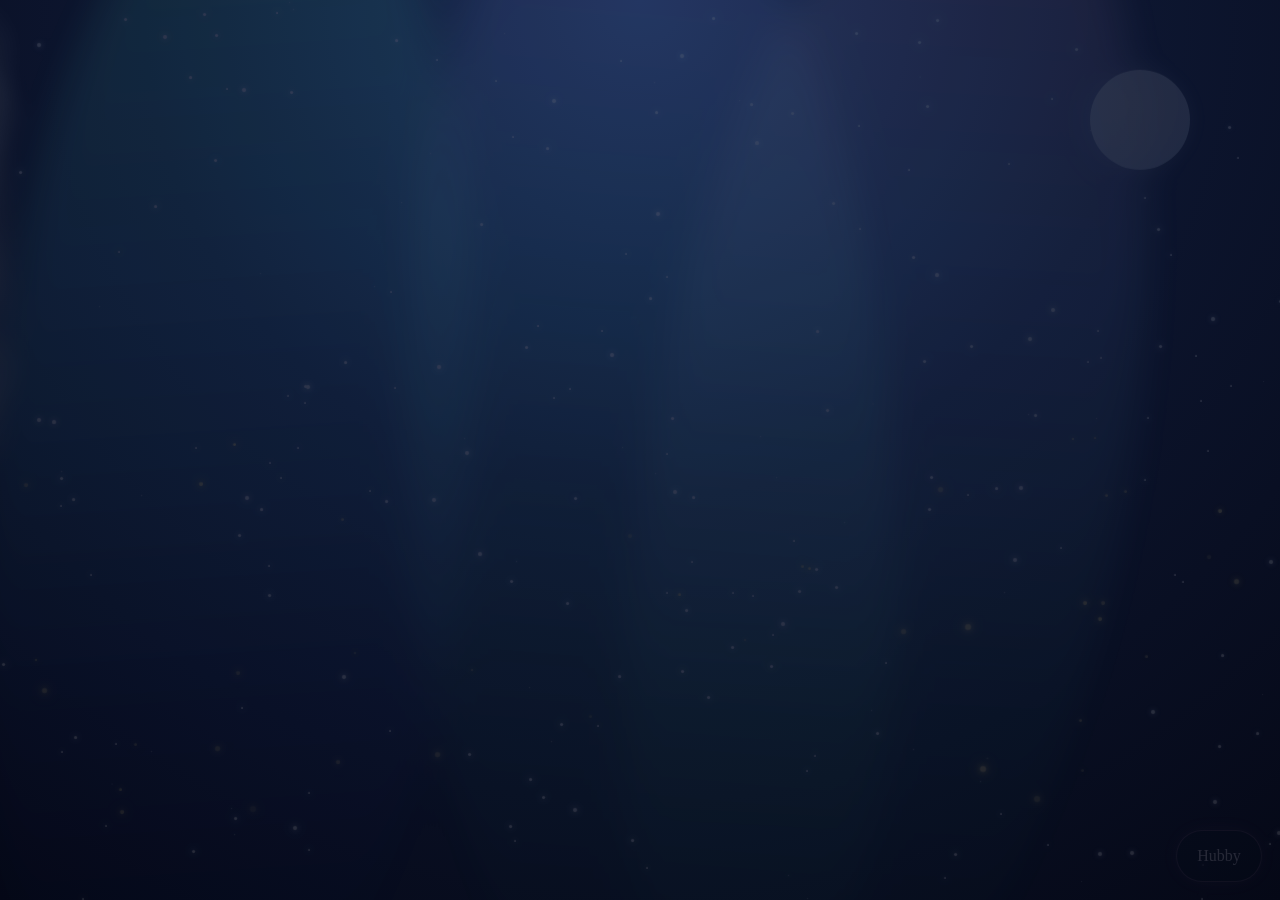
<file: index.html>
<!DOCTYPE html>
<html lang="en">

<head>

    <meta charset="UTF-8">

    <meta http-equiv="refresh" content="0; url=pages/loading.html">

    <title>Bittu's World</title>

</head>

<body>

</body>

</html>
</file>
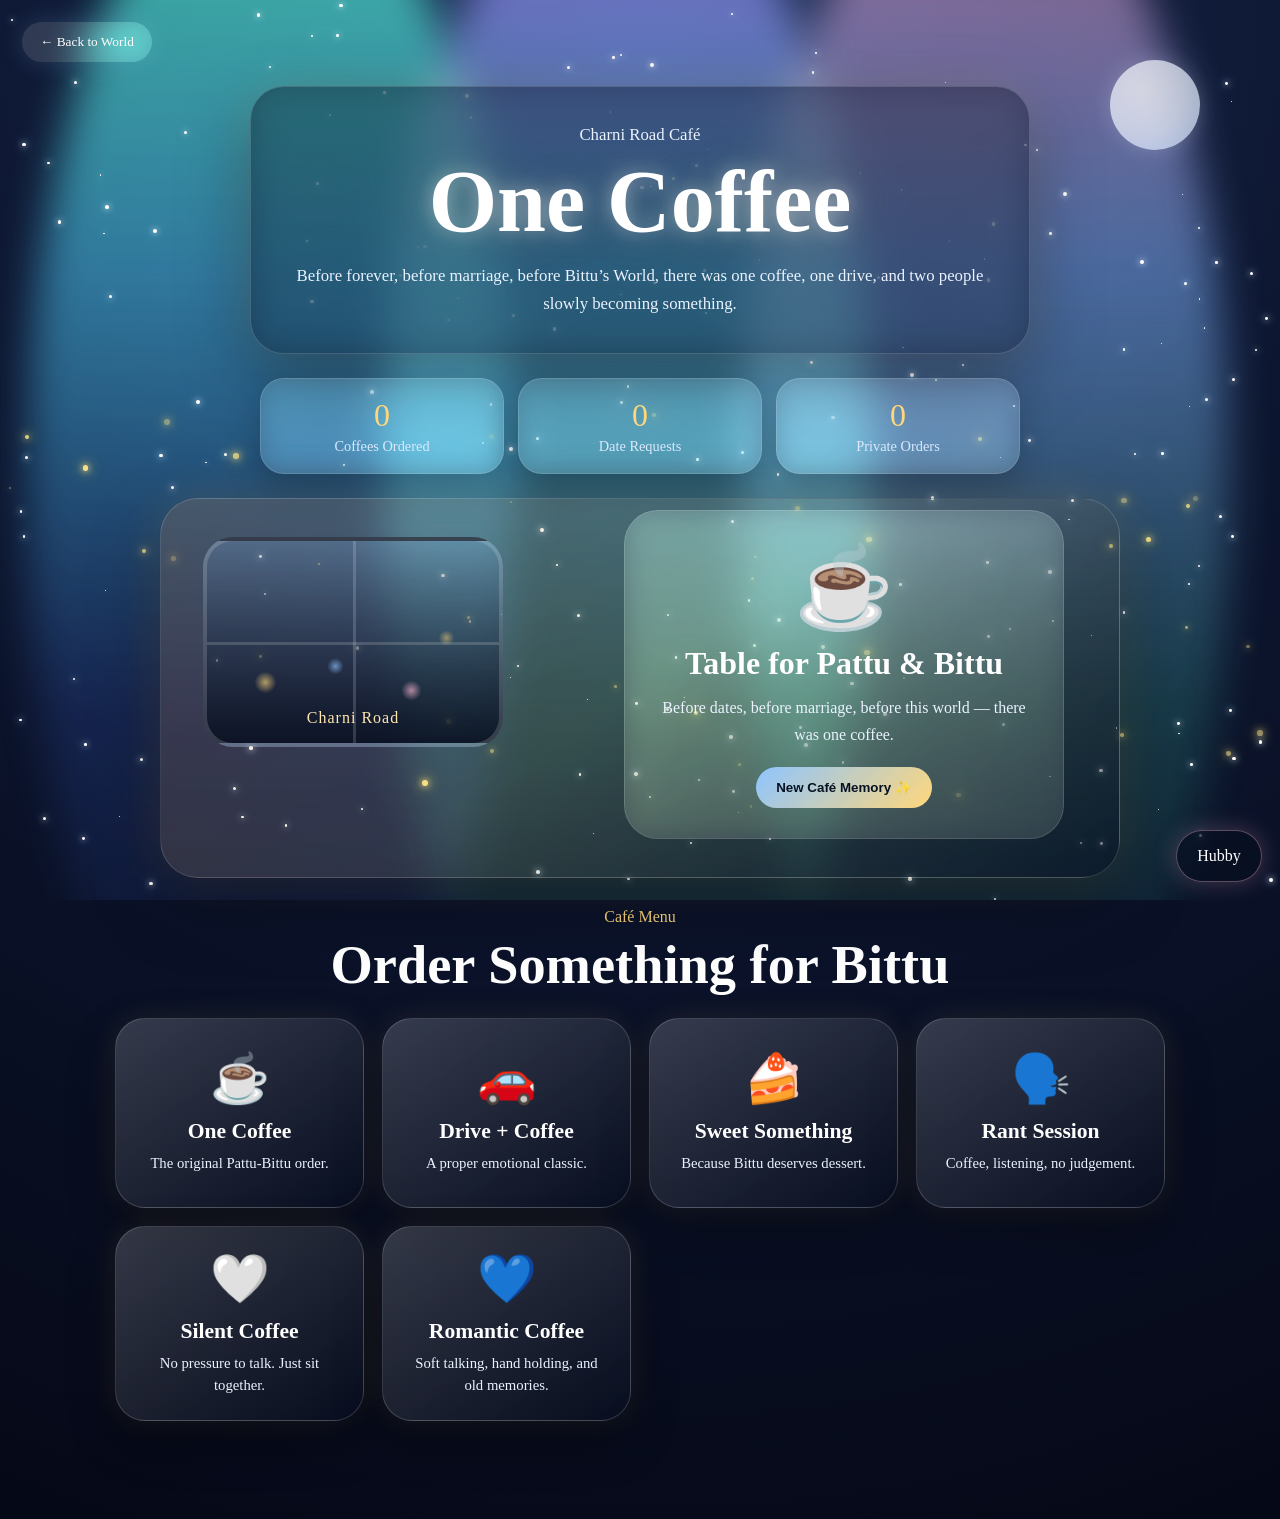
<file: pages/cafe.html>
<!DOCTYPE html>
<html lang="en">

<head>

    <meta charset="UTF-8">

    <meta name="viewport" content="width=device-width, initial-scale=1.0">

    <title>Charni Road Café - Bittu's World</title>

    <link rel="stylesheet" href="../css/cafe.css">

</head>

<body>

    <!-- Sky Background -->

    <div id="sky">

        <div id="aurora">

            <div class="aurora ribbon1"></div>
            <div class="aurora ribbon2"></div>
            <div class="aurora ribbon3"></div>

        </div>

        <div id="stars"></div>

        <div class="moon"></div>

        <div id="clouds"></div>

        <div id="fireflies"></div>

    </div>

    <!-- Café -->

    <main id="cafeWorld">

        <button id="backHome">
            ← Back to World
        </button>

        <section class="cafe-hero">

            <p class="small-text">Charni Road Café</p>

            <h1>One Coffee</h1>

            <p>
                Before forever, before marriage, before Bittu’s World,
                there was one coffee, one drive, and two people slowly becoming something.
            </p>

        </section>

        <section id="cafeAdminPanel">

            <p>Hubby Admin Mode Active 😏</p>

            <div class="admin-actions">

                <button id="resetCafeStats">
                    Reset Café Stats
                </button>

                <button id="unlockPrivateCafe">
                    Unlock Private Café
                </button>

            </div>

        </section>

        <section class="cafe-stats">

            <div>
                <span id="coffeeCount">0</span>
                <p>Coffees Ordered</p>
            </div>

            <div>
                <span id="dateRequests">0</span>
                <p>Date Requests</p>
            </div>

            <div>
                <span id="privateOrders">0</span>
                <p>Private Orders</p>
            </div>

        </section>

        <section class="cafe-scene">

            <div class="cafe-window">

                <div class="city-lights"></div>

                <p>Charni Road</p>

            </div>

            <div class="coffee-table">

                <div class="coffee-cup">☕</div>

                <h2>Table for Pattu & Bittu</h2>

                <p id="randomCafeLine">
                    Loading café memory...
                </p>

                <button id="newCafeLine">
                    New Café Memory ✨
                </button>

            </div>

        </section>

        <section class="menu-title">

            <p class="small-text">Café Menu</p>

            <h2>Order Something for Bittu</h2>

        </section>

        <section class="cafe-menu">

            <button class="menu-card" data-order="coffee">
                <span>☕</span>
                <h2>One Coffee</h2>
                <p>The original Pattu-Bittu order.</p>
            </button>

            <button class="menu-card" data-order="drive">
                <span>🚗</span>
                <h2>Drive + Coffee</h2>
                <p>A proper emotional classic.</p>
            </button>

            <button class="menu-card" data-order="dessert">
                <span>🍰</span>
                <h2>Sweet Something</h2>
                <p>Because Bittu deserves dessert.</p>
            </button>

            <button class="menu-card" data-order="rant">
                <span>🗣️</span>
                <h2>Rant Session</h2>
                <p>Coffee, listening, no judgement.</p>
            </button>

            <button class="menu-card" data-order="silent">
                <span>🤍</span>
                <h2>Silent Coffee</h2>
                <p>No pressure to talk. Just sit together.</p>
            </button>

            <button class="menu-card" data-order="romantic">
                <span>💙</span>
                <h2>Romantic Coffee</h2>
                <p>Soft talking, hand holding, and old memories.</p>
            </button>

            <button class="menu-card private-menu" data-order="private">
                <span>😏</span>
                <h2>Private Café Order</h2>
                <p>Unlocked only in Hubby Mode.</p>
            </button>

            <button class="menu-card private-menu" data-order="aftercoffee">
                <span>💋</span>
                <h2>After-Coffee Kiss</h2>
                <p>Unlocked only in Hubby Mode.</p>
            </button>

        </section>

        <section id="orderModal">

            <div class="order-modal-card">

                <button id="closeOrder">×</button>

                <div id="orderIcon"></div>

                <h2 id="orderTitle"></h2>

                <p id="orderMessage"></p>

                <div class="order-actions">

                    <button id="sendOrderWhatsapp">
                        Send to Pattu 💬
                    </button>

                    <button id="orderAgain">
                        Order Another ☕
                    </button>

                </div>

            </div>

        </section>

        <div id="toast"></div>

    </main>

    <script src="../js/hubbyEngine.js"></script>

    <script src="../js/skyEngine.js"></script>

    <script src="../js/cafe.js"></script>

</body>

</html>
</file>
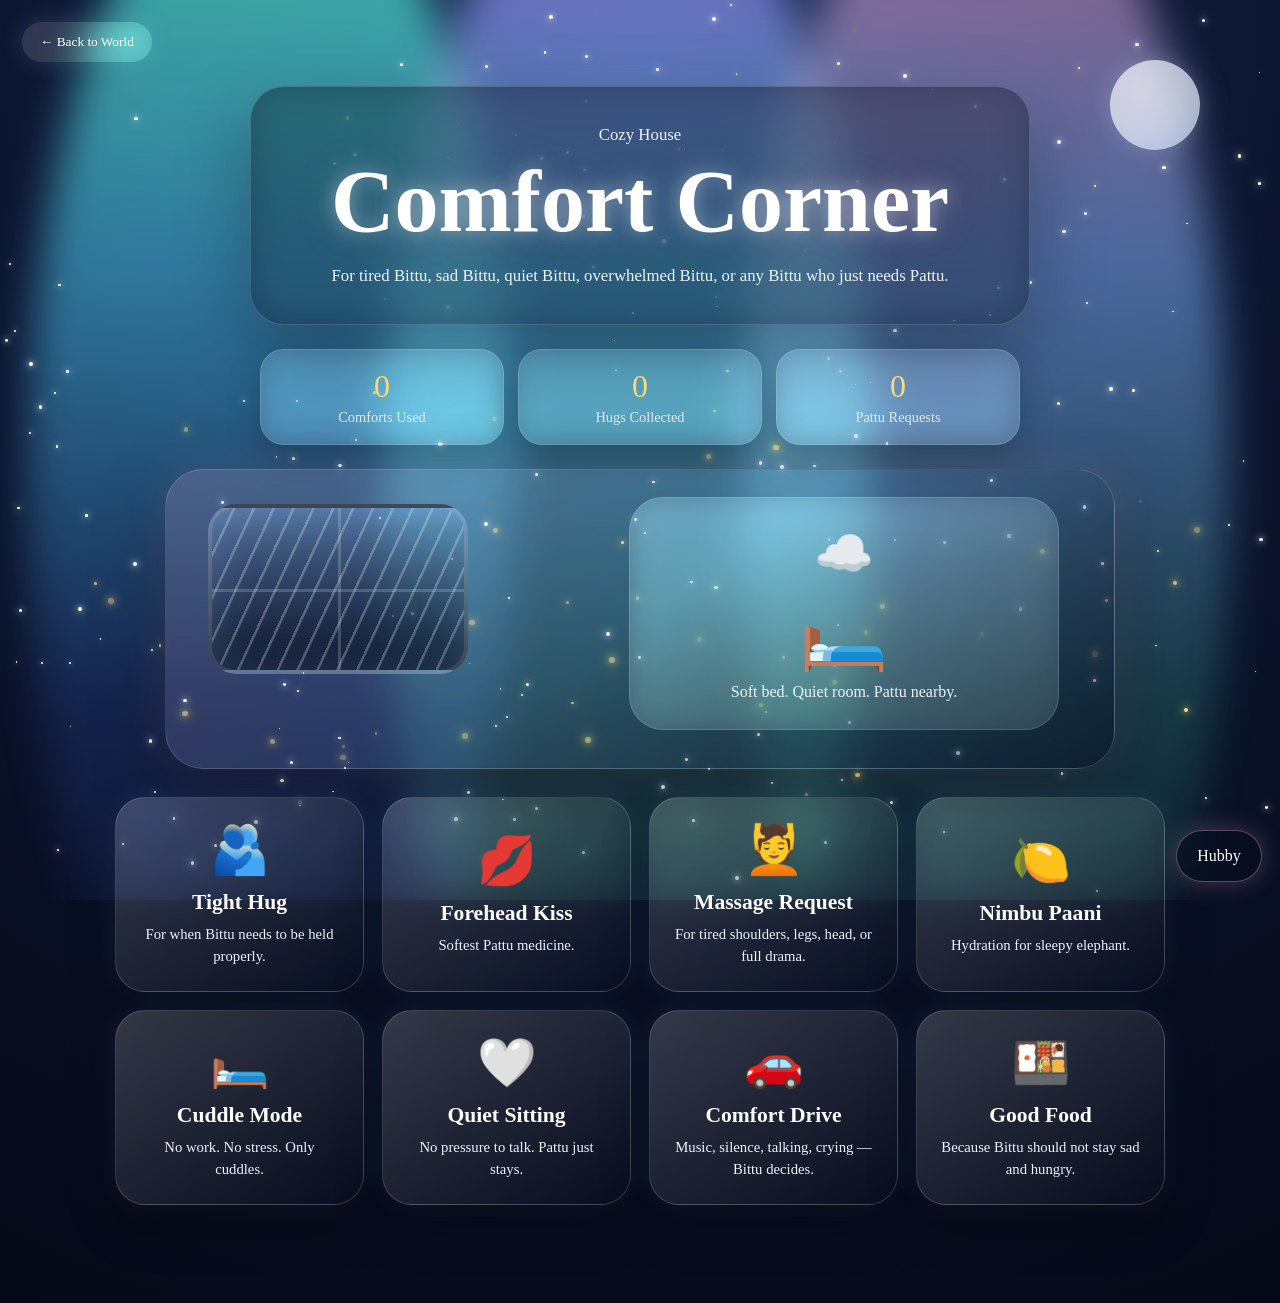
<file: pages/comfort.html>
<!DOCTYPE html>
<html lang="en">

<head>

    <meta charset="UTF-8">

    <meta name="viewport" content="width=device-width, initial-scale=1.0">

    <title>Cozy House - Bittu's World</title>

    <link rel="stylesheet" href="../css/comfort.css">

</head>

<body>

    <!-- Sky Background -->

    <div id="sky">

        <div id="aurora">

            <div class="aurora ribbon1"></div>
            <div class="aurora ribbon2"></div>
            <div class="aurora ribbon3"></div>

        </div>

        <div id="stars"></div>

        <div class="moon"></div>

        <div id="clouds"></div>

        <div id="fireflies"></div>

    </div>

    <!-- Cozy House -->

    <main id="comfortHouse">

        <button id="backHome">
            ← Back to World
        </button>

        <section class="comfort-hero">

            <p class="small-text">Cozy House</p>

            <h1>Comfort Corner</h1>

            <p>
                For tired Bittu, sad Bittu, quiet Bittu, overwhelmed Bittu,
                or any Bittu who just needs Pattu.
            </p>

        </section>

        <section id="comfortAdminPanel">

            <p>Hubby Admin Mode Active 😏</p>

            <div class="admin-actions">

                <button id="resetComfortStats">
                    Reset Comfort Stats
                </button>

                <button id="unlockAllComfort">
                    Unlock All Comforts
                </button>

            </div>

        </section>

        <section class="comfort-stats">

            <div>
                <span id="comfortUsed">0</span>
                <p>Comforts Used</p>
            </div>

            <div>
                <span id="hugsCollected">0</span>
                <p>Hugs Collected</p>
            </div>

            <div>
                <span id="pattuRequests">0</span>
                <p>Pattu Requests</p>
            </div>

        </section>

        <section class="room-scene">

            <div class="window-scene">

                <div class="rain"></div>

                <div class="window-glow"></div>

            </div>

            <div class="bed-area">

                <div class="pillow">☁️</div>

                <div class="blanket">🛏️</div>

                <p>Soft bed. Quiet room. Pattu nearby.</p>

            </div>

        </section>

        <section class="comfort-grid">

            <button class="comfort-card" data-comfort="hug">
                <span>🫂</span>
                <h2>Tight Hug</h2>
                <p>For when Bittu needs to be held properly.</p>
            </button>

            <button class="comfort-card" data-comfort="forehead">
                <span>💋</span>
                <h2>Forehead Kiss</h2>
                <p>Softest Pattu medicine.</p>
            </button>

            <button class="comfort-card" data-comfort="massage">
                <span>💆</span>
                <h2>Massage Request</h2>
                <p>For tired shoulders, legs, head, or full drama.</p>
            </button>

            <button class="comfort-card" data-comfort="nimbu">
                <span>🍋</span>
                <h2>Nimbu Paani</h2>
                <p>Hydration for sleepy elephant.</p>
            </button>

            <button class="comfort-card" data-comfort="cuddle">
                <span>🛏️</span>
                <h2>Cuddle Mode</h2>
                <p>No work. No stress. Only cuddles.</p>
            </button>

            <button class="comfort-card" data-comfort="quiet">
                <span>🤍</span>
                <h2>Quiet Sitting</h2>
                <p>No pressure to talk. Pattu just stays.</p>
            </button>

            <button class="comfort-card" data-comfort="drive">
                <span>🚗</span>
                <h2>Comfort Drive</h2>
                <p>Music, silence, talking, crying — Bittu decides.</p>
            </button>

            <button class="comfort-card" data-comfort="food">
                <span>🍱</span>
                <h2>Good Food</h2>
                <p>Because Bittu should not stay sad and hungry.</p>
            </button>

        </section>

        <section id="comfortModal">

            <div class="comfort-modal-card">

                <button id="closeComfort">×</button>

                <div id="comfortEmoji"></div>

                <h2 id="comfortTitle"></h2>

                <p id="comfortMessage"></p>

                <div id="comfortActions"></div>

            </div>

        </section>

        <div id="toast"></div>

    </main>

    <script src="../js/hubbyEngine.js"></script>

    <script src="../js/skyEngine.js"></script>

    <script src="../js/comfort.js"></script>

</body>

</html>
</file>
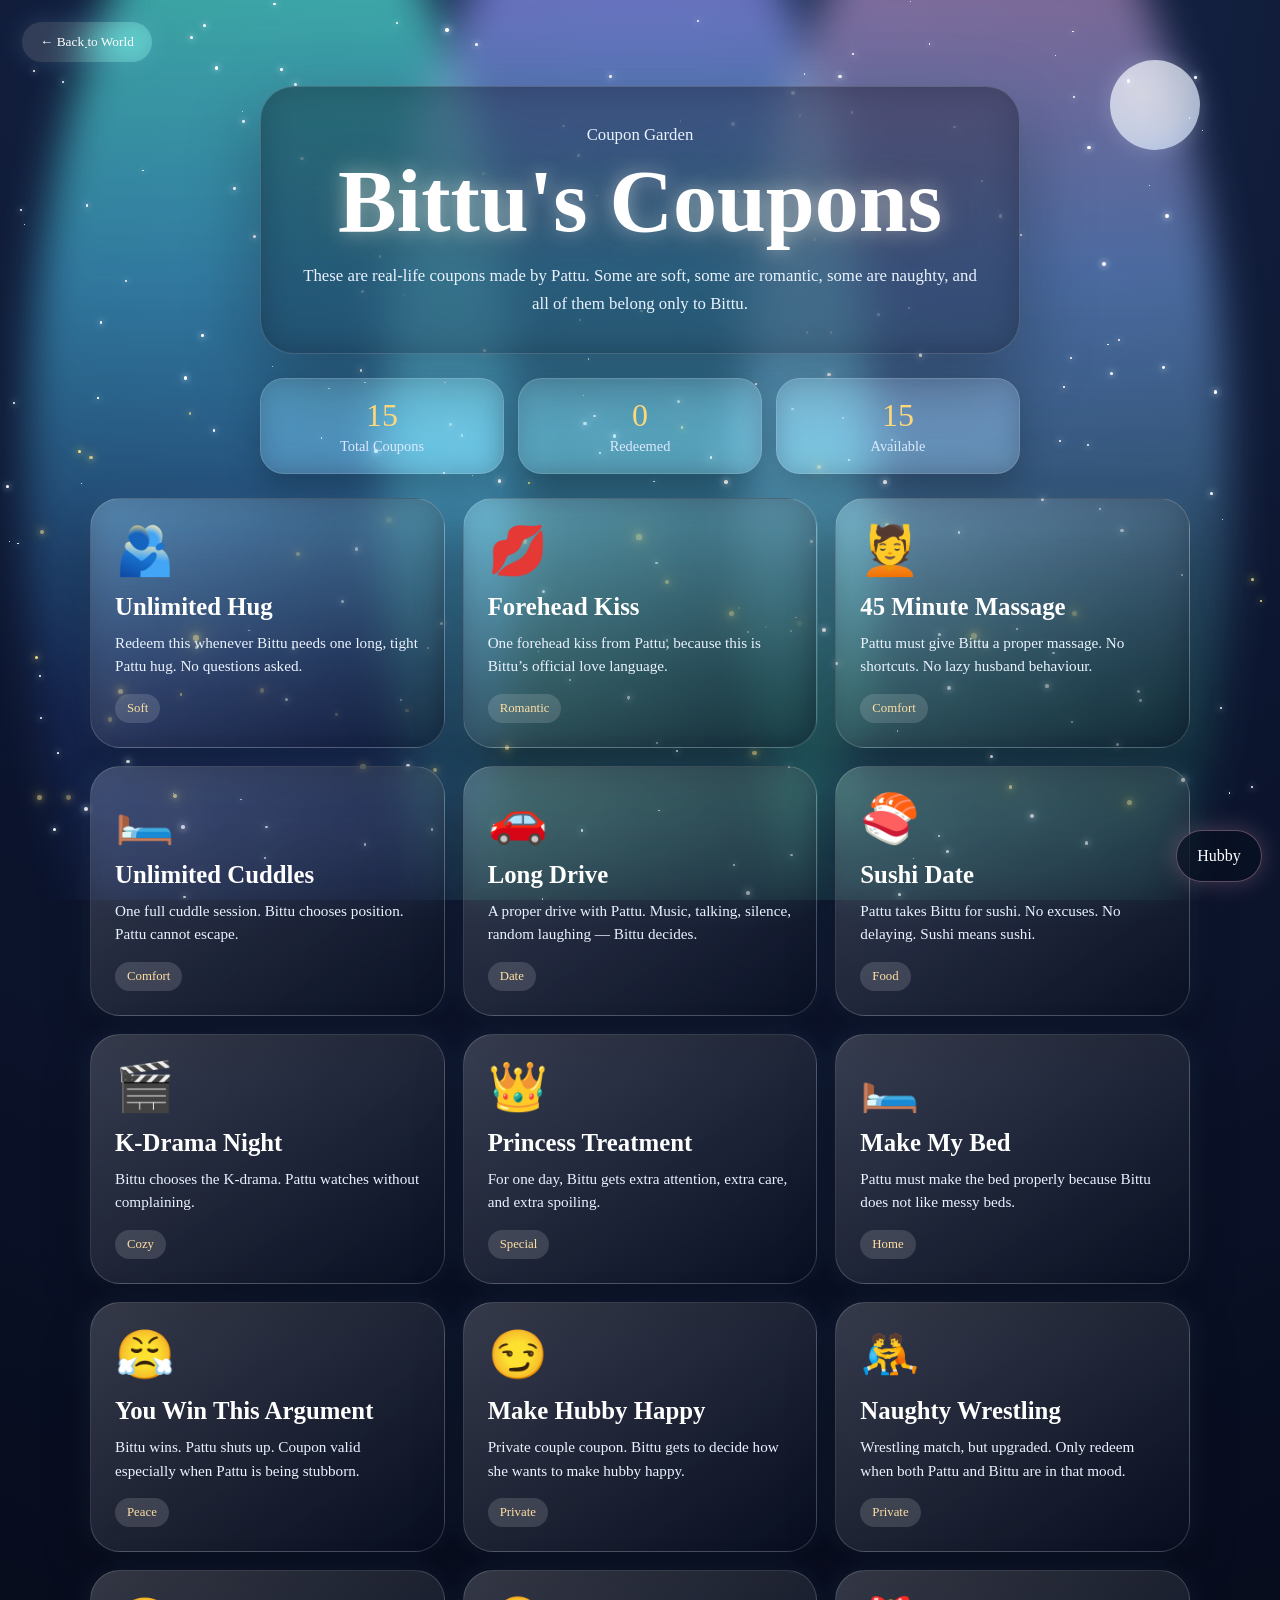
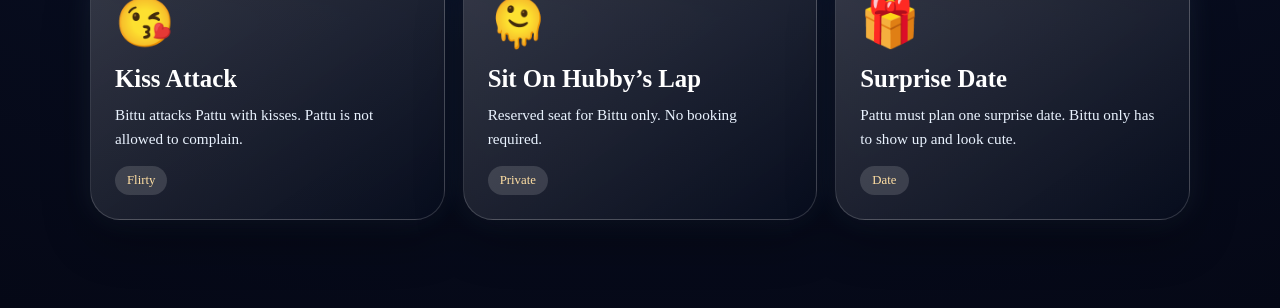
<file: pages/coupons.html>
<!DOCTYPE html>
<html lang="en">

<head>

    <meta charset="UTF-8">

    <meta name="viewport" content="width=device-width, initial-scale=1.0">

    <title>Coupon Garden - Bittu's World</title>

    <link rel="stylesheet" href="../css/coupons.css">

</head>

<body>

    <!-- Sky Background -->

    <div id="sky">

        <div id="aurora">

            <div class="aurora ribbon1"></div>
            <div class="aurora ribbon2"></div>
            <div class="aurora ribbon3"></div>

        </div>

        <div id="stars"></div>

        <div class="moon"></div>

        <div id="clouds"></div>

        <div id="fireflies"></div>

    </div>

    <!-- Coupon Garden -->

    <main id="couponGarden">

        <button id="backHome">
            ← Back to World
        </button>

        <section class="coupon-hero">

            <p class="small-text">Coupon Garden</p>

            <h1>Bittu's Coupons</h1>

            <p>
                These are real-life coupons made by Pattu. Some are soft, some are romantic,
                some are naughty, and all of them belong only to Bittu.
            </p>

        </section>

        <section class="coupon-stats">

            <div>
                <span id="totalCoupons">0</span>
                <p>Total Coupons</p>
            </div>

            <div>
                <span id="redeemedCoupons">0</span>
                <p>Redeemed</p>
            </div>

            <div>
                <span id="availableCoupons">0</span>
                <p>Available</p>
            </div>

        </section>
        <section id="hubbyPanel">

    <p>Hubby Mode Active 😏</p>

    <div class="hubby-actions">

    <button id="resetAllCoupons">
        Make All Coupons Available Again
    </button>

    <button id="exitHubbyMode">
        Exit Hubby Mode
    </button>

</div>

</section> 

        <section id="couponGrid"></section>

        <section id="couponModal">

            <div class="coupon-modal-card">

                <button id="closeCoupon">×</button>

                <div id="modalIcon"></div>

                <h2 id="modalTitle"></h2>

                <p id="modalDescription"></p>

                <button id="redeemButton">
                    Redeem Coupon ✨
                </button>

            </div>

        </section>

        <div id="toast"></div>

    </main>
    <script src="../js/hubbyEngine.js"></script>

    <script src="../js/skyEngine.js"></script>

    <script src="../js/coupons.js"></script>

</body>

</html>
</file>
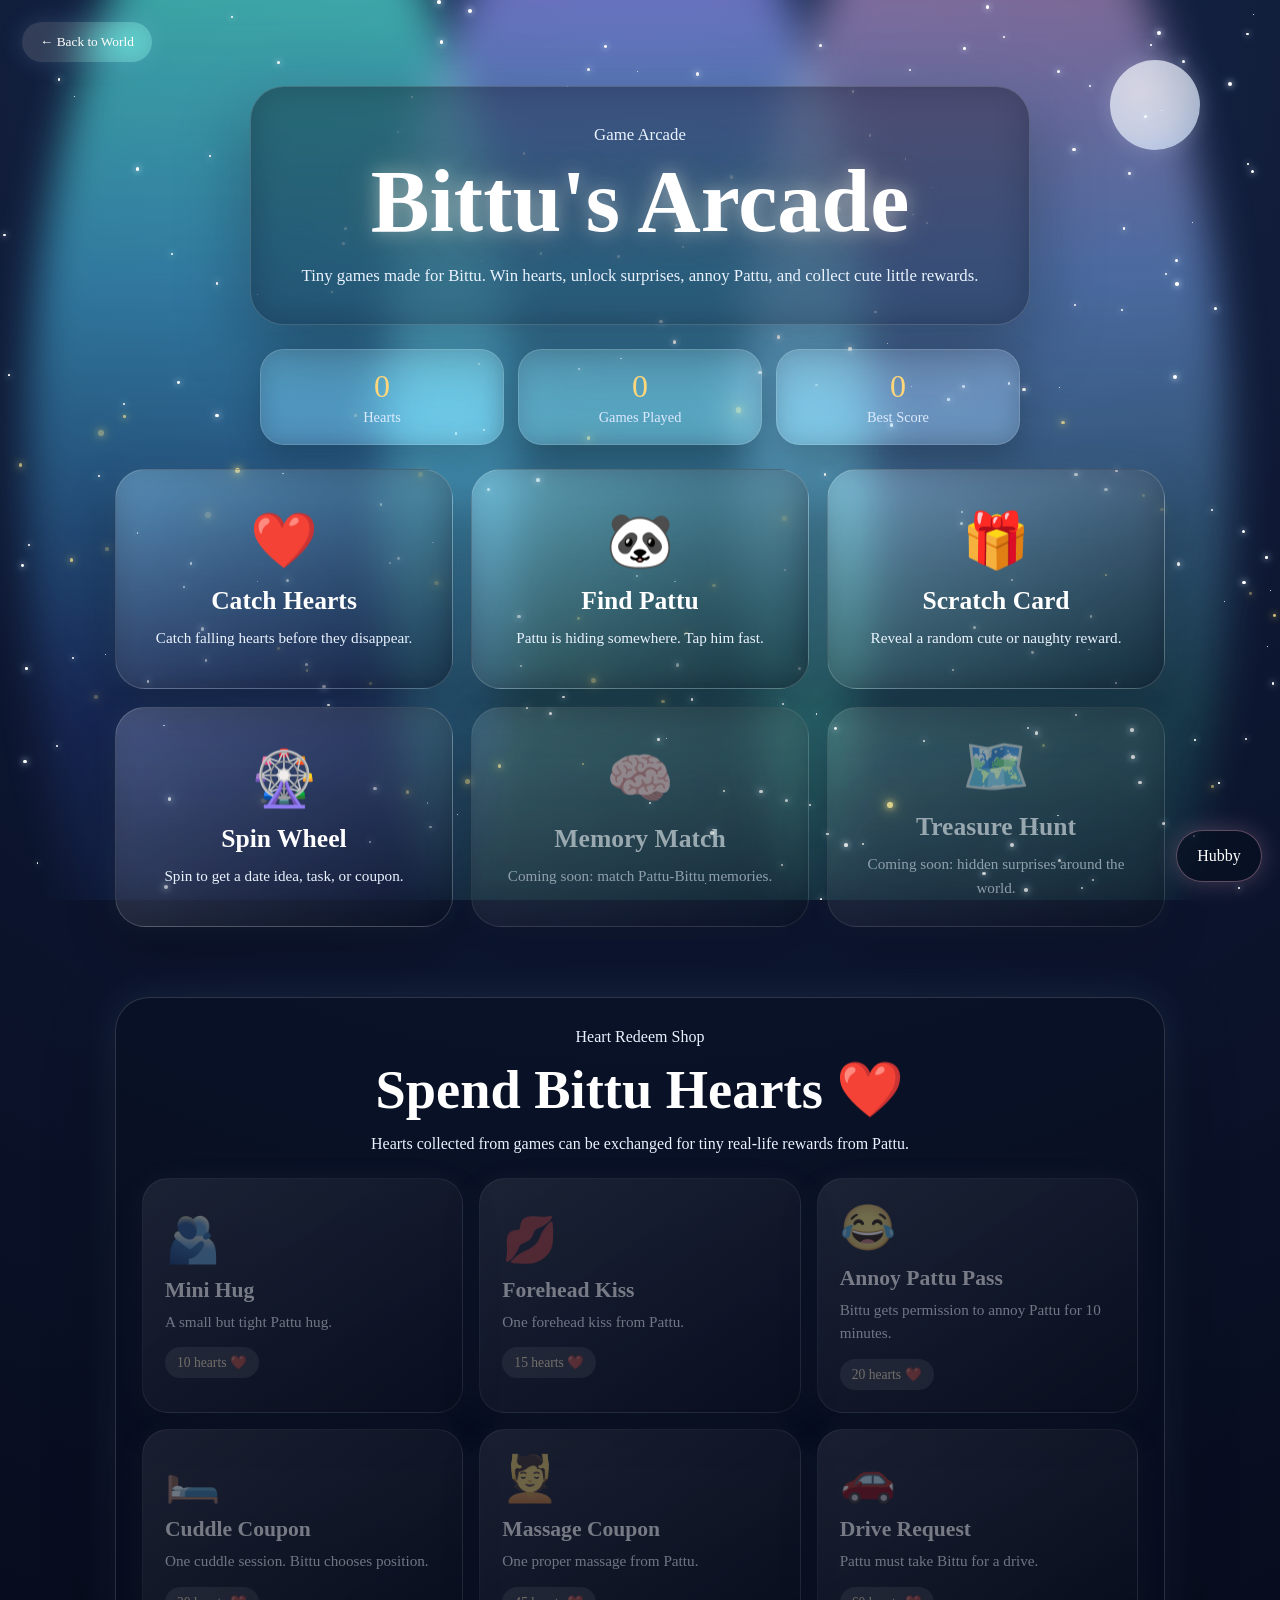
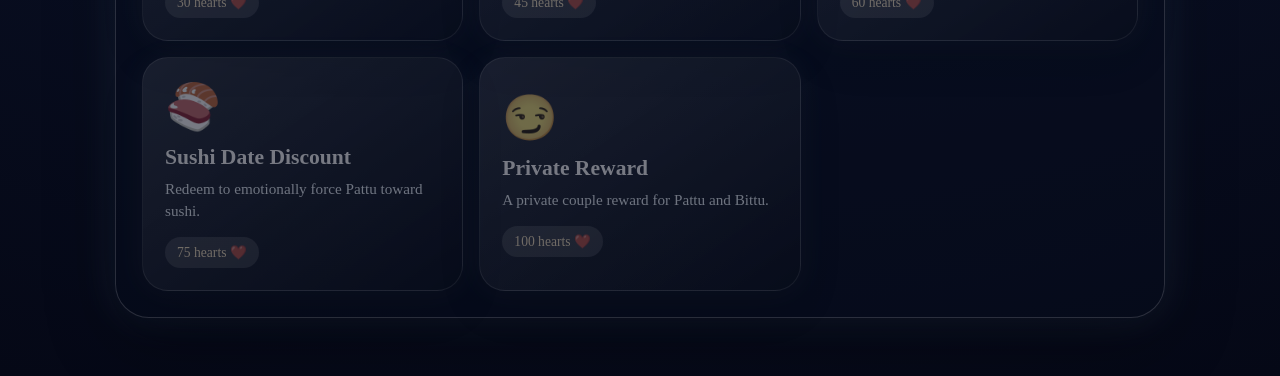
<file: pages/games.html>
<!DOCTYPE html>
<html lang="en">

<head>

    <meta charset="UTF-8">

    <meta name="viewport" content="width=device-width, initial-scale=1.0">

    <title>Game Arcade - Bittu's World</title>

    <link rel="stylesheet" href="../css/games.css">

</head>

<body>

    <!-- Sky Background -->

    <div id="sky">

        <div id="aurora">

            <div class="aurora ribbon1"></div>
            <div class="aurora ribbon2"></div>
            <div class="aurora ribbon3"></div>

        </div>

        <div id="stars"></div>

        <div class="moon"></div>

        <div id="clouds"></div>

        <div id="fireflies"></div>

    </div>

    <!-- Game Arcade -->

    <main id="gameArcade">

        <button id="backHome">
            ← Back to World
        </button>

        <section class="arcade-hero">

            <p class="small-text">Game Arcade</p>

            <h1>Bittu's Arcade</h1>

            <p>
                Tiny games made for Bittu. Win hearts, unlock surprises, annoy Pattu,
                and collect cute little rewards.
            </p>

        </section>

        <section class="arcade-stats">

            <div>
                <span id="heartScore">0</span>
                <p>Hearts</p>
            </div>

            <div>
                <span id="gamesPlayed">0</span>
                <p>Games Played</p>
            </div>

            <div>
                <span id="bestScore">0</span>
                <p>Best Score</p>
            </div>

        </section>
        <section id="arcadeAdminPanel">

    <p>Hubby Admin Mode Active 😏</p>

    <div class="admin-actions">

        <button id="resetArcadeStats">
            Reset Arcade Stats
        </button>

        <button id="addTestHearts">
            Add 100 Test Hearts
        </button>

    </div>

</section>



        <section class="game-grid">

            <button class="game-card" data-game="catchHearts">
                <span>❤️</span>
                <h2>Catch Hearts</h2>
                <p>Catch falling hearts before they disappear.</p>
            </button>

            <button class="game-card" data-game="findPattu">
                <span>🐼</span>
                <h2>Find Pattu</h2>
                <p>Pattu is hiding somewhere. Tap him fast.</p>
            </button>

            <button class="game-card" data-game="scratchCard">
                <span>🎁</span>
                <h2>Scratch Card</h2>
                <p>Reveal a random cute or naughty reward.</p>
            </button>

            <button class="game-card" data-game="spinWheel">
                <span>🎡</span>
                <h2>Spin Wheel</h2>
                <p>Spin to get a date idea, task, or coupon.</p>
            </button>

            <button class="game-card locked" data-game="memoryMatch">
                <span>🧠</span>
                <h2>Memory Match</h2>
                <p>Coming soon: match Pattu-Bittu memories.</p>
            </button>

            <button class="game-card locked" data-game="treasureHunt">
                <span>🗺️</span>
                <h2>Treasure Hunt</h2>
                <p>Coming soon: hidden surprises around the world.</p>
            </button>

        </section>
        <section class="redeem-shop">

    <div class="shop-header">

        <p class="small-text">Heart Redeem Shop</p>

        <h2>Spend Bittu Hearts ❤️</h2>

        <p>
            Hearts collected from games can be exchanged for tiny real-life rewards from Pattu.
        </p>

    </div>

    <div id="redeemGrid"></div>

</section>

        <!-- Game Modal -->

        <section id="gameModal">

            <div class="game-modal-card">

                <button id="closeGame">×</button>

                <h2 id="gameTitle"></h2>

                <div id="gameArea"></div>

            </div>

        </section>

        <div id="toast"></div>

    </main>

    <script src="../js/hubbyEngine.js"></script>

    <script src="../js/skyEngine.js"></script>

    <script src="../js/games.js"></script>

</body>

</html>
</file>
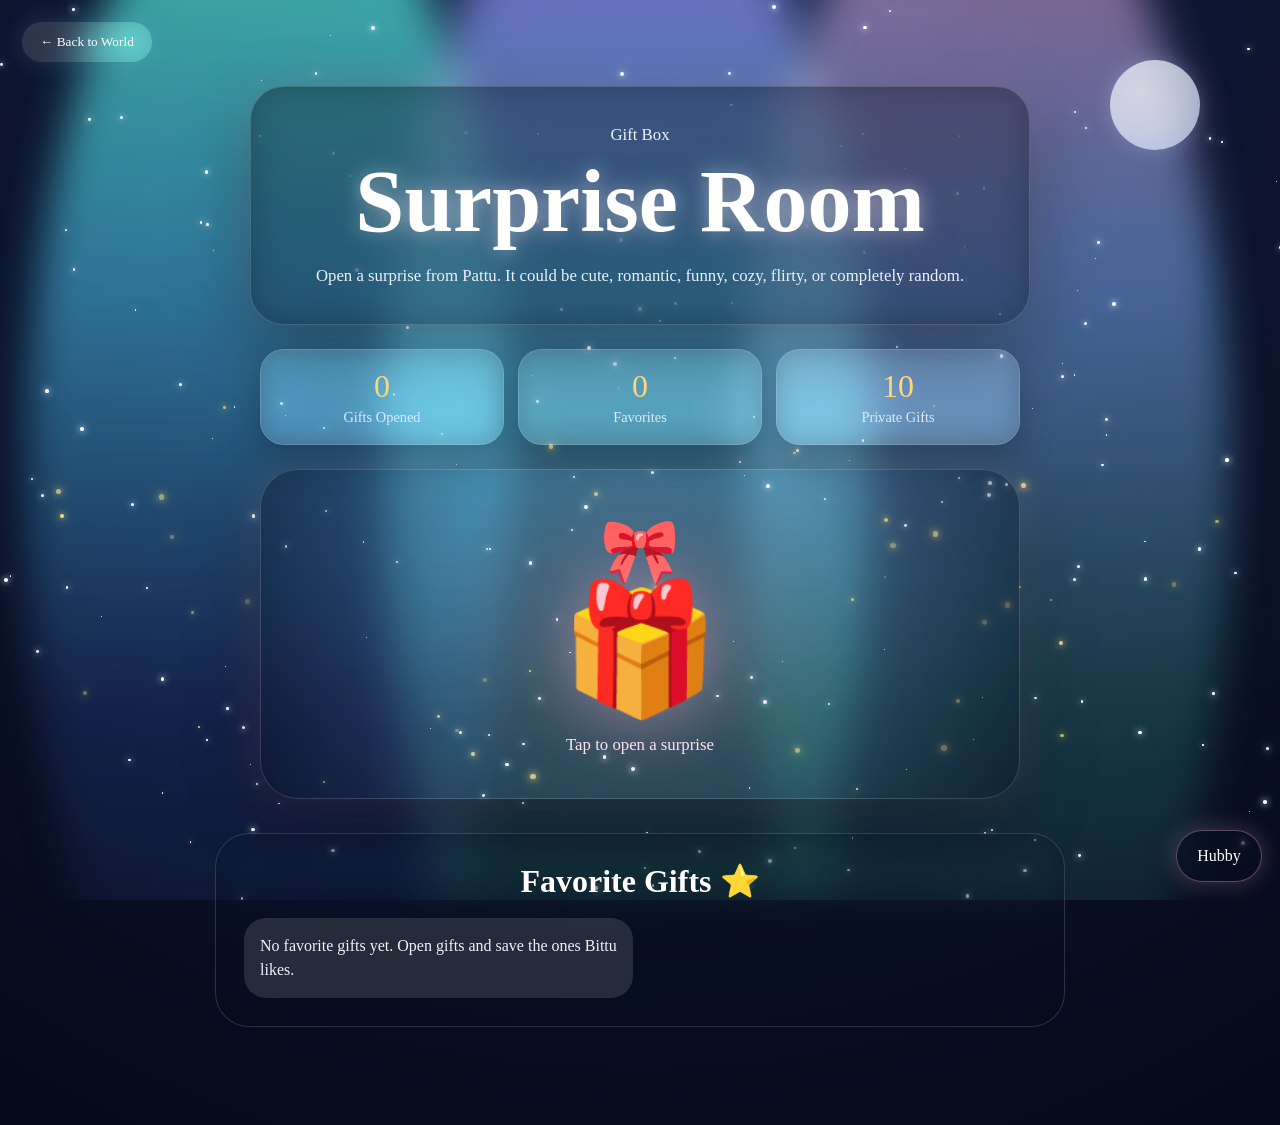
<file: pages/gift.html>
<!DOCTYPE html>
<html lang="en">

<head>

    <meta charset="UTF-8">

    <meta name="viewport" content="width=device-width, initial-scale=1.0">

    <title>Gift Box - Bittu's World</title>

    <link rel="stylesheet" href="../css/gift.css">

</head>

<body>

    <!-- Sky Background -->

    <div id="sky">

        <div id="aurora">

            <div class="aurora ribbon1"></div>
            <div class="aurora ribbon2"></div>
            <div class="aurora ribbon3"></div>

        </div>

        <div id="stars"></div>

        <div class="moon"></div>

        <div id="clouds"></div>

        <div id="fireflies"></div>

    </div>

    <!-- Gift Box -->

    <main id="giftRoom">

        <button id="backHome">
            ← Back to World
        </button>

        <section class="gift-hero">

            <p class="small-text">Gift Box</p>

            <h1>Surprise Room</h1>

            <p>
                Open a surprise from Pattu. It could be cute, romantic, funny,
                cozy, flirty, or completely random.
            </p>

        </section>

        <section id="giftAdminPanel">

            <p>Hubby Admin Mode Active 😏</p>

            <div class="admin-actions">

                <button id="resetGiftStats">
                    Reset Gift Stats
                </button>

                <button id="unlockPrivateGifts">
                    Unlock Private Gifts
                </button>

            </div>

        </section>

        <section class="gift-stats">

            <div>
                <span id="giftsOpened">0</span>
                <p>Gifts Opened</p>
            </div>

            <div>
                <span id="favoriteGifts">0</span>
                <p>Favorites</p>
            </div>

            <div>
                <span id="privateGifts">0</span>
                <p>Private Gifts</p>
            </div>

        </section>

        <section class="gift-stage">

            <button id="mainGiftBox">

                <div class="gift-lid">🎀</div>

                <div class="gift-box">🎁</div>

                <p>Tap to open a surprise</p>

            </button>

        </section>

        <section id="giftResult">

            <div class="gift-result-card">

                <button id="closeGift">×</button>

                <div id="giftIcon"></div>

                <h2 id="giftTitle"></h2>

                <p id="giftMessage"></p>

                <div class="gift-actions">

                    <button id="favoriteGiftButton">
                        Add to Favorites ⭐
                    </button>

                    <button id="sendGiftWhatsapp">
                        Send to Pattu 💬
                    </button>

                    <button id="openAnotherGift">
                        Open Another 🎁
                    </button>

                </div>

            </div>

        </section>

        <section class="favorite-section">

            <h2>Favorite Gifts ⭐</h2>

            <div id="favoriteGiftList"></div>

        </section>

        <div id="toast"></div>

    </main>

    <script src="../js/hubbyEngine.js"></script>

    <script src="../js/skyEngine.js"></script>

    <script src="../js/gift.js"></script>

</body>

</html>
</file>
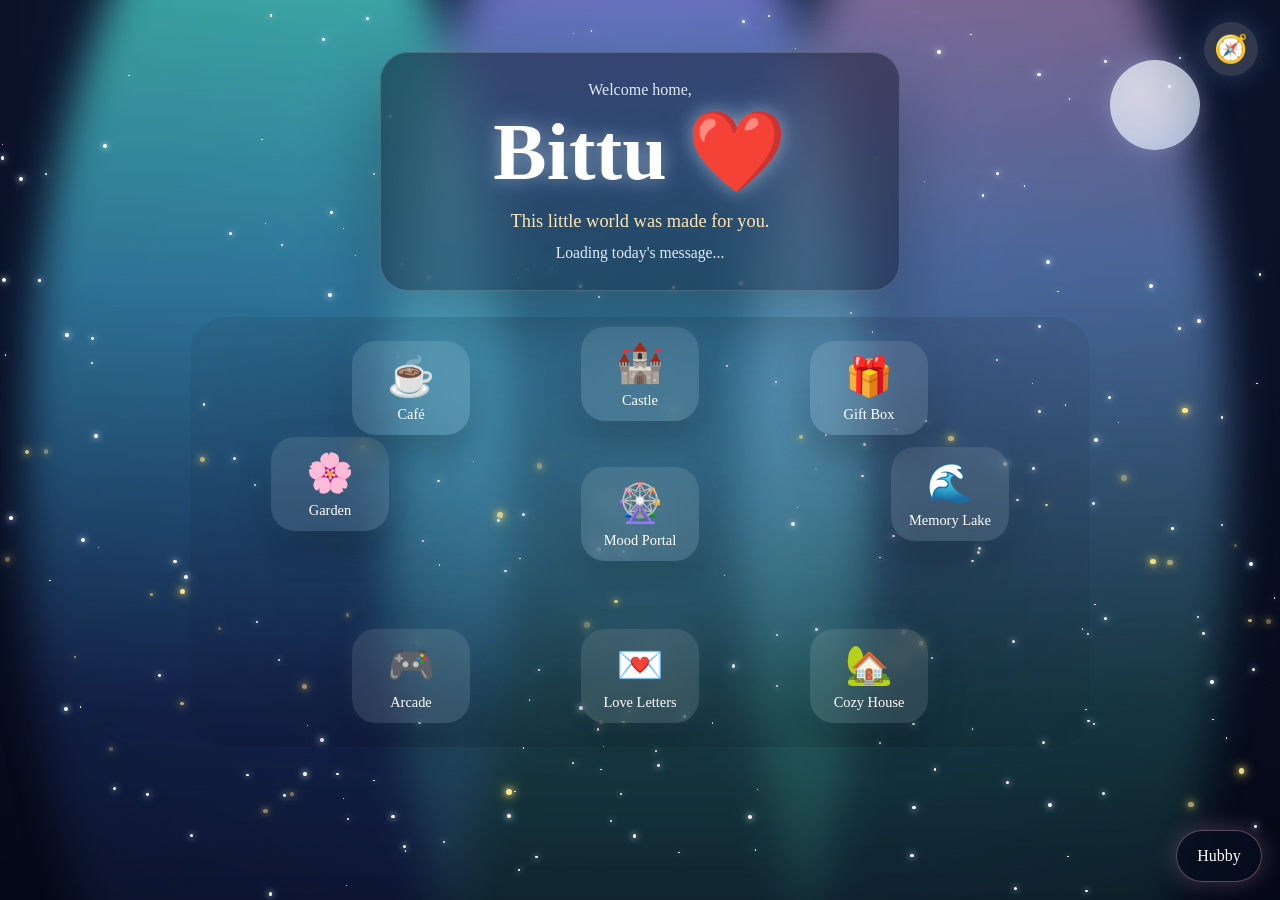
<file: pages/home.html>
<!DOCTYPE html>
<html lang="en">

<head>

    <meta charset="UTF-8">

    <meta name="viewport" content="width=device-width, initial-scale=1.0">

    <title>Bittu's World - Home</title>

    <link rel="stylesheet" href="../css/home.css">

</head>

<body>

    <!-- Sky Background -->

    <div id="sky">

        <div id="aurora">

            <div class="aurora ribbon1"></div>
            <div class="aurora ribbon2"></div>
            <div class="aurora ribbon3"></div>

        </div>

        <div id="stars"></div>

        <div class="moon"></div>

        <div id="clouds"></div>

        <div id="fireflies"></div>

    </div>

    <!-- Main World -->

    <main id="world">

        <section class="welcome-panel">

            <p class="small-text">Welcome home,</p>

            <h1>Bittu ❤️</h1>

            <p class="main-message">
                This little world was made for you.
            </p>

            <p class="sub-message" id="dailyMessage">
                Loading today's message...
            </p>

        </section>

        <!-- World Map -->

        <section class="world-map">

            <button class="world-place castle" data-place="Our Story">
                <span>🏰</span>
                <p>Castle</p>
            </button>

            <button class="world-place mood" data-place="Mood Portal">
                <span>🎡</span>
                <p>Mood Portal</p>
            </button>

            <button class="world-place garden" data-place="Coupon Garden">
                <span>🌸</span>
                <p>Garden</p>
            </button>

            <button class="world-place lake" data-place="Memory Lake">
                <span>🌊</span>
                <p>Memory Lake</p>
            </button>

            <button class="world-place arcade" data-place="Game Arcade">
                <span>🎮</span>
                <p>Arcade</p>
            </button>

            <button class="world-place house" data-place="Comfort House">
                <span>🏡</span>
                <p>Cozy House</p>
            </button>

            <button class="world-place cafe" data-place="Charni Road Café">
                <span>☕</span>
                <p>Café</p>
            </button>

            <button class="world-place gift" data-place="Gift Box">
                <span>🎁</span>
                <p>Gift Box</p>
            </button>
            <button class="world-place letters" data-place="Love Letters">

    <span>💌</span>

    <p>Love Letters</p>

</button>

        </section>

        <!-- Compass Menu Button -->

        <button id="mapButton">
            🧭
        </button>

        <!-- Compass Menu -->

        <section id="compassMenu">

            <div class="map-card">

                <button id="closeMap">×</button>

                <h2>🧭 Bittu's Map</h2>

                <div class="map-list">

                    <p><span>🏰</span> Castle — Our Story</p>
                    <p><span>🎡</span> Mood Portal — How are you feeling?</p>
                    <p><span>🌸</span> Garden — Coupons and surprises</p>
                    <p><span>🌊</span> Memory Lake — Photos and memories</p>
                    <p><span>🎮</span> Arcade — Mini games</p>
                    <p><span>🏡</span> Cozy House — Comfort corner</p>
                    <p><span>☕</span> Café — Charni Road memories</p>
                    <p><span>🎁</span> Gift Box — Random surprises</p>

                </div>

            </div>

        </section>

        <!-- Info Toast -->

        <div id="toast"></div>

    </main>
    <script src="../js/hubbyEngine.js"></script>

    <script src="../js/skyEngine.js"></script>

    <script src="../js/home.js"></script>

</body>

</html>
</file>
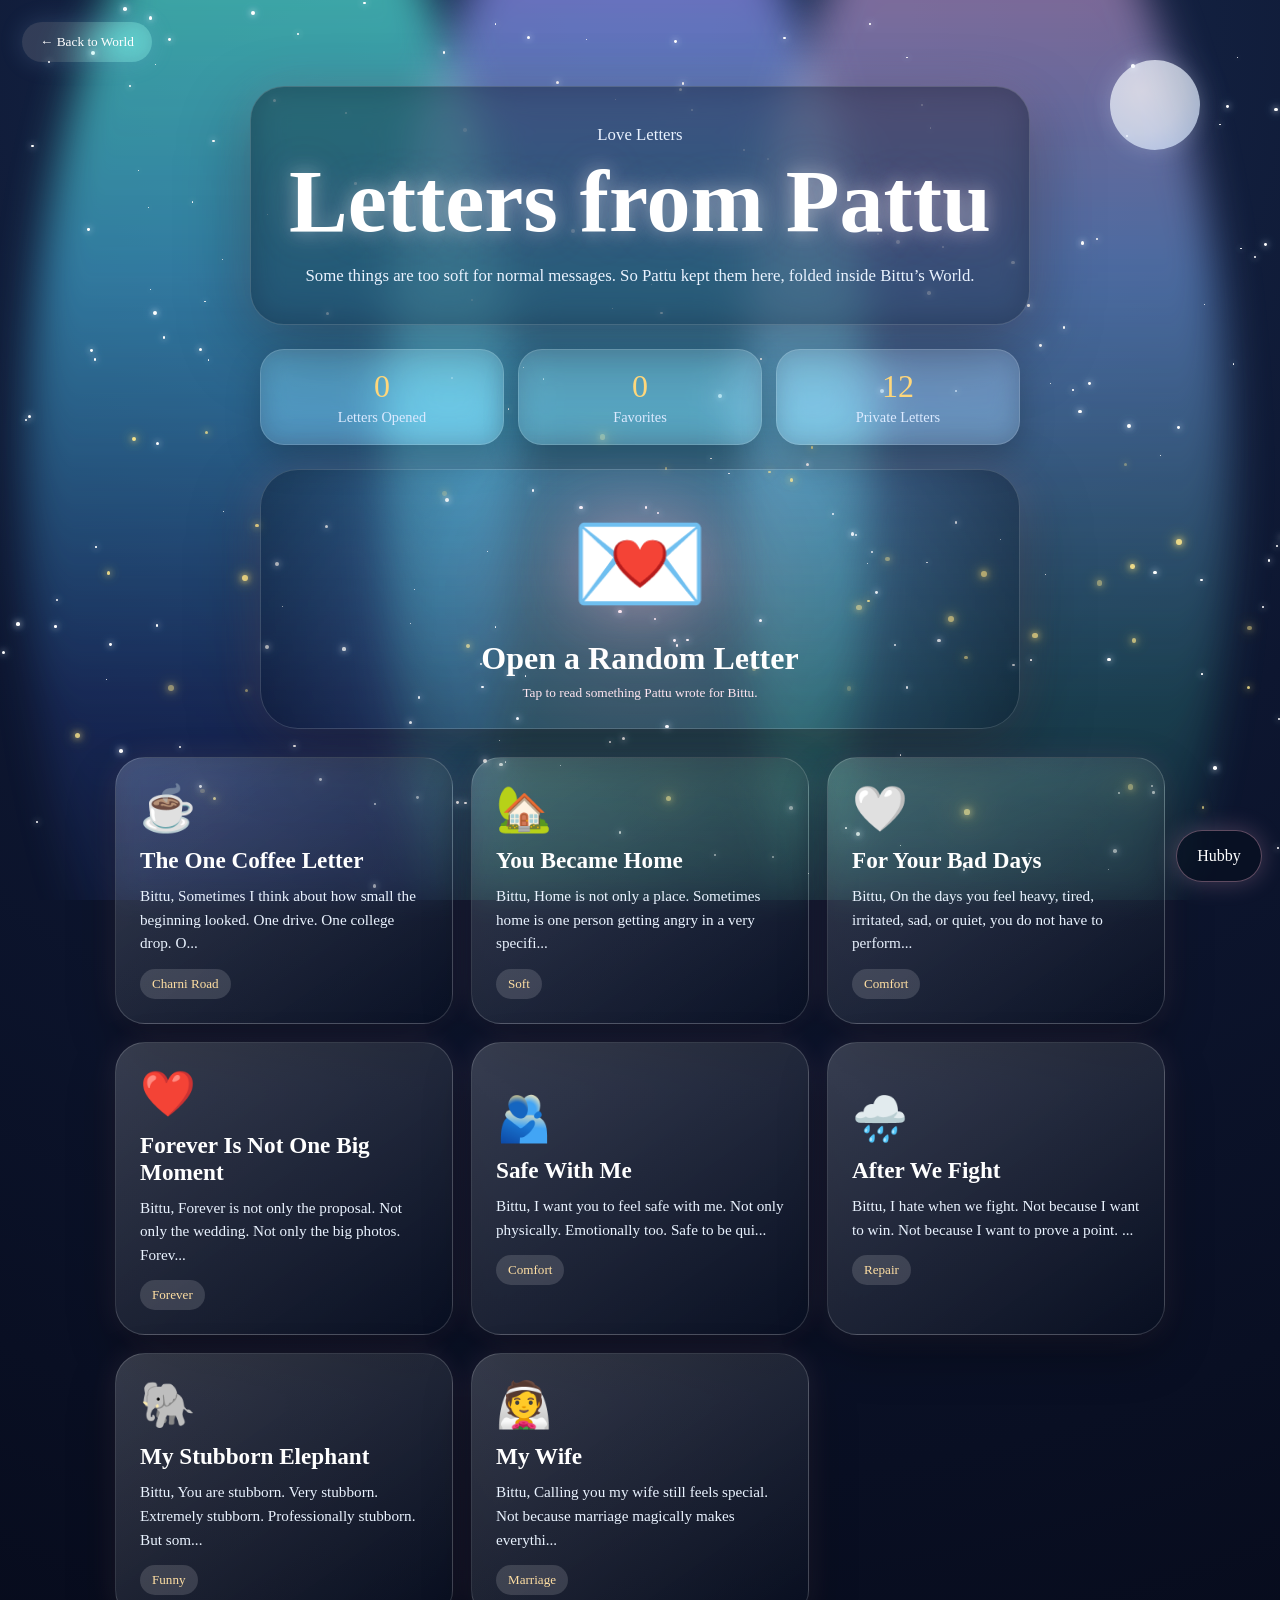
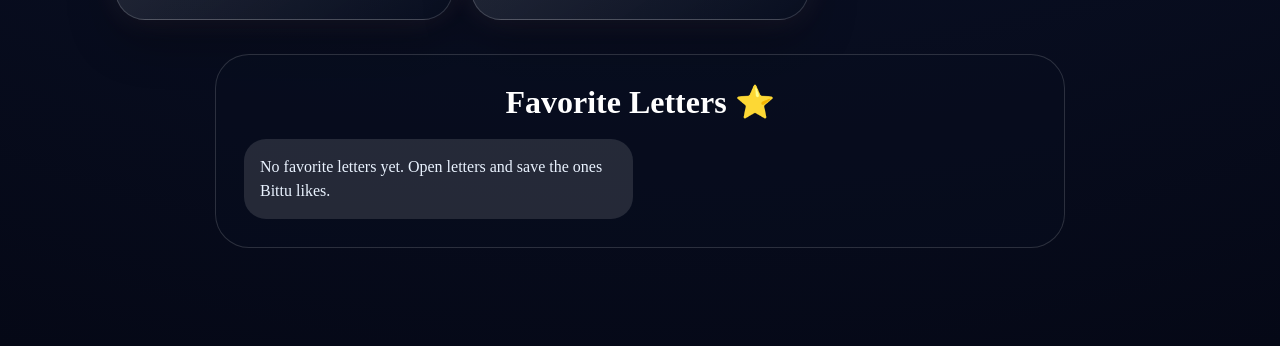
<file: pages/letters.html>
<!DOCTYPE html>
<html lang="en">

<head>

    <meta charset="UTF-8">

    <meta name="viewport" content="width=device-width, initial-scale=1.0">

    <title>Love Letters - Bittu's World</title>

    <link rel="stylesheet" href="../css/letters.css">

</head>

<body>

    <!-- Sky Background -->

    <div id="sky">

        <div id="aurora">

            <div class="aurora ribbon1"></div>
            <div class="aurora ribbon2"></div>
            <div class="aurora ribbon3"></div>

        </div>

        <div id="stars"></div>

        <div class="moon"></div>

        <div id="clouds"></div>

        <div id="fireflies"></div>

    </div>

    <!-- Letters World -->

    <main id="lettersWorld">

        <button id="backHome">
            ← Back to World
        </button>

        <section class="letters-hero">

            <p class="small-text">Love Letters</p>

            <h1>Letters from Pattu</h1>

            <p>
                Some things are too soft for normal messages. So Pattu kept them here,
                folded inside Bittu’s World.
            </p>

        </section>

        <section id="lettersAdminPanel">

            <p>Hubby Admin Mode Active 😏</p>

            <div class="admin-actions">

                <button id="resetLetterStats">
                    Reset Letter Stats
                </button>

                <button id="unlockPrivateLetters">
                    Unlock Private Letters
                </button>

            </div>

        </section>

        <section class="letter-stats">

            <div>
                <span id="lettersOpened">0</span>
                <p>Letters Opened</p>
            </div>

            <div>
                <span id="favoriteLetters">0</span>
                <p>Favorites</p>
            </div>

            <div>
                <span id="privateLetters">0</span>
                <p>Private Letters</p>
            </div>

        </section>

        <section class="letter-stage">

            <button id="randomLetterButton">

                <div class="letter-envelope">💌</div>

                <h2>Open a Random Letter</h2>

                <p>Tap to read something Pattu wrote for Bittu.</p>

            </button>

        </section>

        <section class="letters-grid" id="lettersGrid"></section>

        <section id="letterModal">

            <div class="letter-modal-card">

                <button id="closeLetter">×</button>

                <div id="letterIcon"></div>

                <p id="letterCategory"></p>

                <h2 id="letterTitle"></h2>

                <p id="letterBody"></p>

                <div class="letter-actions">

                    <button id="favoriteLetterButton">
                        Add to Favorites ⭐
                    </button>

                    <button id="sendLetterWhatsapp">
                        Send to Pattu 💬
                    </button>

                    <button id="openAnotherLetter">
                        Open Another 💌
                    </button>

                </div>

            </div>

        </section>

        <section class="favorite-section">

            <h2>Favorite Letters ⭐</h2>

            <div id="favoriteLetterList"></div>

        </section>

        <div id="toast"></div>

    </main>

    <script src="../js/hubbyEngine.js"></script>

    <script src="../js/skyEngine.js"></script>

    <script src="../js/letters.js"></script>

</body>

</html>
</file>
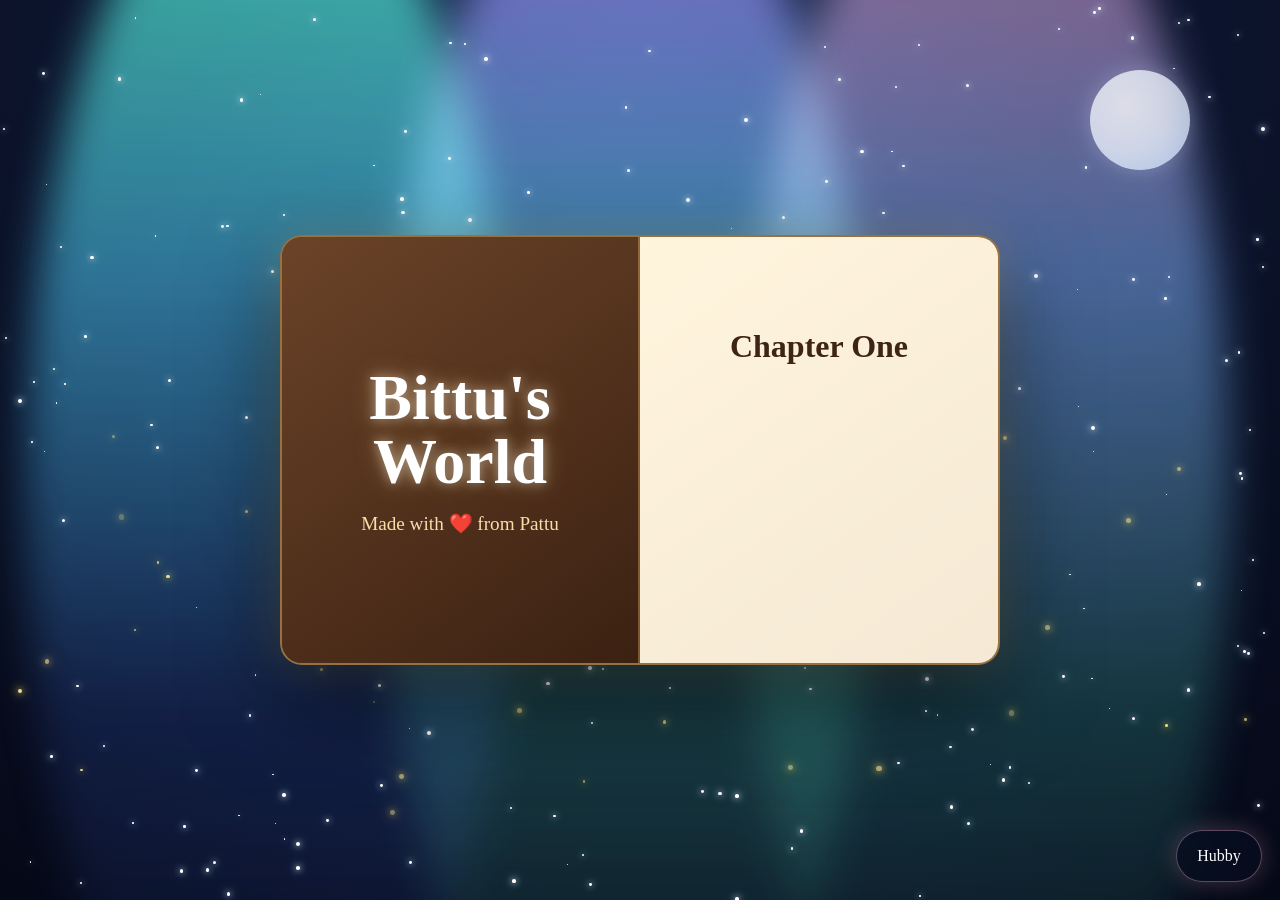
<file: pages/loading.html>
<!DOCTYPE html>
<html lang="en">

<head>

    <meta charset="UTF-8">

    <meta name="viewport" content="width=device-width, initial-scale=1.0">

    <title>Bittu's World</title>

    <link rel="stylesheet" href="../css/loading.css">

</head>

<body>

    <!-- Sky -->

    <div id="sky">

        <div id="aurora">

            <div class="aurora ribbon1"></div>
            <div class="aurora ribbon2"></div>
            <div class="aurora ribbon3"></div>

        </div>

        <div id="stars"></div>

        <div class="moon"></div>

        <div id="clouds"></div>

        <div id="fireflies"></div>

    </div>

    <!-- Book Scene -->

    <section id="bookScene">

        <div class="book-wrapper">

            <div class="book">

                <div class="left-page">

                    <div>

                        <h1>Bittu's World</h1>

                        <p>Made with ❤️ from Pattu</p>

                    </div>

                </div>

                <div class="right-page">

                    <div class="story">

                        <h2>Chapter One</h2>

                        <p id="storyText"></p>

                    </div>

                </div>

            </div>

        </div>

    </section>
    <script src="../js/hubbyEngine.js"></script>

    <script src="../js/skyEngine.js"></script>

    <script src="../js/loading.js"></script>

</body>

</html>
</file>
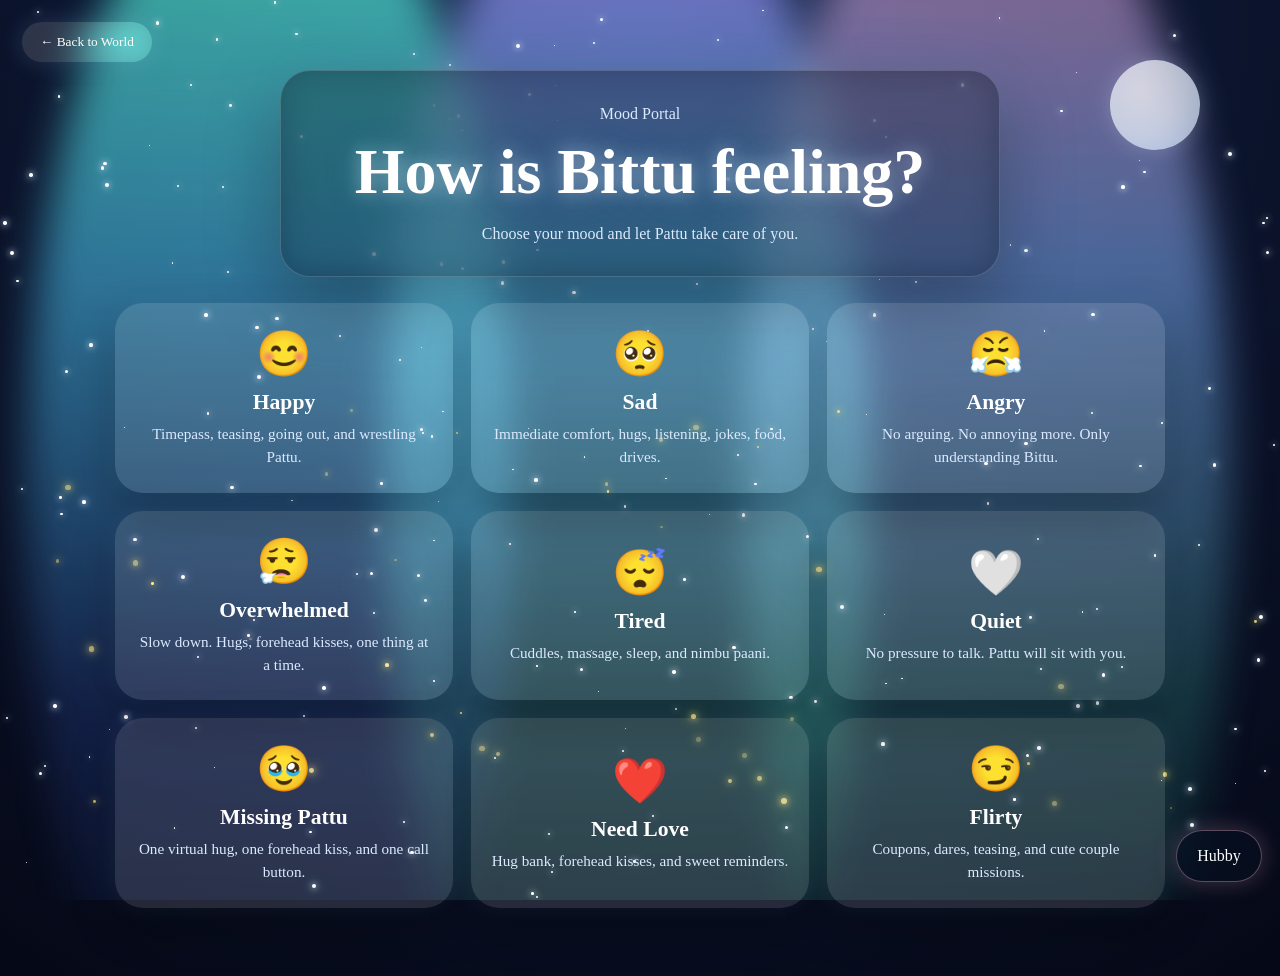
<file: pages/mood.html>
<!DOCTYPE html>
<html lang="en">

<head>

    <meta charset="UTF-8">

    <meta name="viewport" content="width=device-width, initial-scale=1.0">

    <title>Mood Portal - Bittu's World</title>

    <link rel="stylesheet" href="../css/mood.css">

</head>

<body>

    <!-- Sky Background -->

    <div id="sky">

        <div id="aurora">

            <div class="aurora ribbon1"></div>
            <div class="aurora ribbon2"></div>
            <div class="aurora ribbon3"></div>

        </div>

        <div id="stars"></div>

        <div class="moon"></div>

        <div id="clouds"></div>

        <div id="fireflies"></div>

    </div>

    <!-- Mood Portal -->

    <main id="moodPortal">

        <button id="backHome">
            ← Back to World
        </button>

        <section class="mood-header">

            <p class="small-text">Mood Portal</p>

            <h1>How is Bittu feeling?</h1>

            <p>
                Choose your mood and let Pattu take care of you.
            </p>

        </section>

        <section class="mood-grid">

            <button class="mood-card" data-mood="happy">
                <span>😊</span>
                <h2>Happy</h2>
                <p>Timepass, teasing, going out, and wrestling Pattu.</p>
            </button>

            <button class="mood-card" data-mood="sad">
                <span>🥺</span>
                <h2>Sad</h2>
                <p>Immediate comfort, hugs, listening, jokes, food, drives.</p>
            </button>

            <button class="mood-card" data-mood="angry">
                <span>😤</span>
                <h2>Angry</h2>
                <p>No arguing. No annoying more. Only understanding Bittu.</p>
            </button>

            <button class="mood-card" data-mood="overwhelmed">
                <span>😮‍💨</span>
                <h2>Overwhelmed</h2>
                <p>Slow down. Hugs, forehead kisses, one thing at a time.</p>
            </button>

            <button class="mood-card" data-mood="tired">
                <span>😴</span>
                <h2>Tired</h2>
                <p>Cuddles, massage, sleep, and nimbu paani.</p>
            </button>

            <button class="mood-card" data-mood="quiet">
                <span>🤍</span>
                <h2>Quiet</h2>
                <p>No pressure to talk. Pattu will sit with you.</p>
            </button>

            <button class="mood-card" data-mood="missing">
                <span>🥹</span>
                <h2>Missing Pattu</h2>
                <p>One virtual hug, one forehead kiss, and one call button.</p>
            </button>

            <button class="mood-card" data-mood="loved">
                <span>❤️</span>
                <h2>Need Love</h2>
                <p>Hug bank, forehead kisses, and sweet reminders.</p>
            </button>

            <button class="mood-card" data-mood="flirty">
                <span>😏</span>
                <h2>Flirty</h2>
                <p>Coupons, dares, teasing, and cute couple missions.</p>
            </button>

        </section>

        <section id="moodResult">

            <button id="closeMood">×</button>

            <div id="moodEmoji"></div>

            <h2 id="moodTitle"></h2>

            <p id="moodMessage"></p>

            <div id="moodTasks"></div>

            <div id="actionButtons"></div>

        </section>

        <div id="toast"></div>

    </main>
    <script src="../js/hubbyEngine.js"></script>

    <script src="../js/skyEngine.js"></script>

    <script src="../js/mood.js"></script>

</body>

</html>
</file>
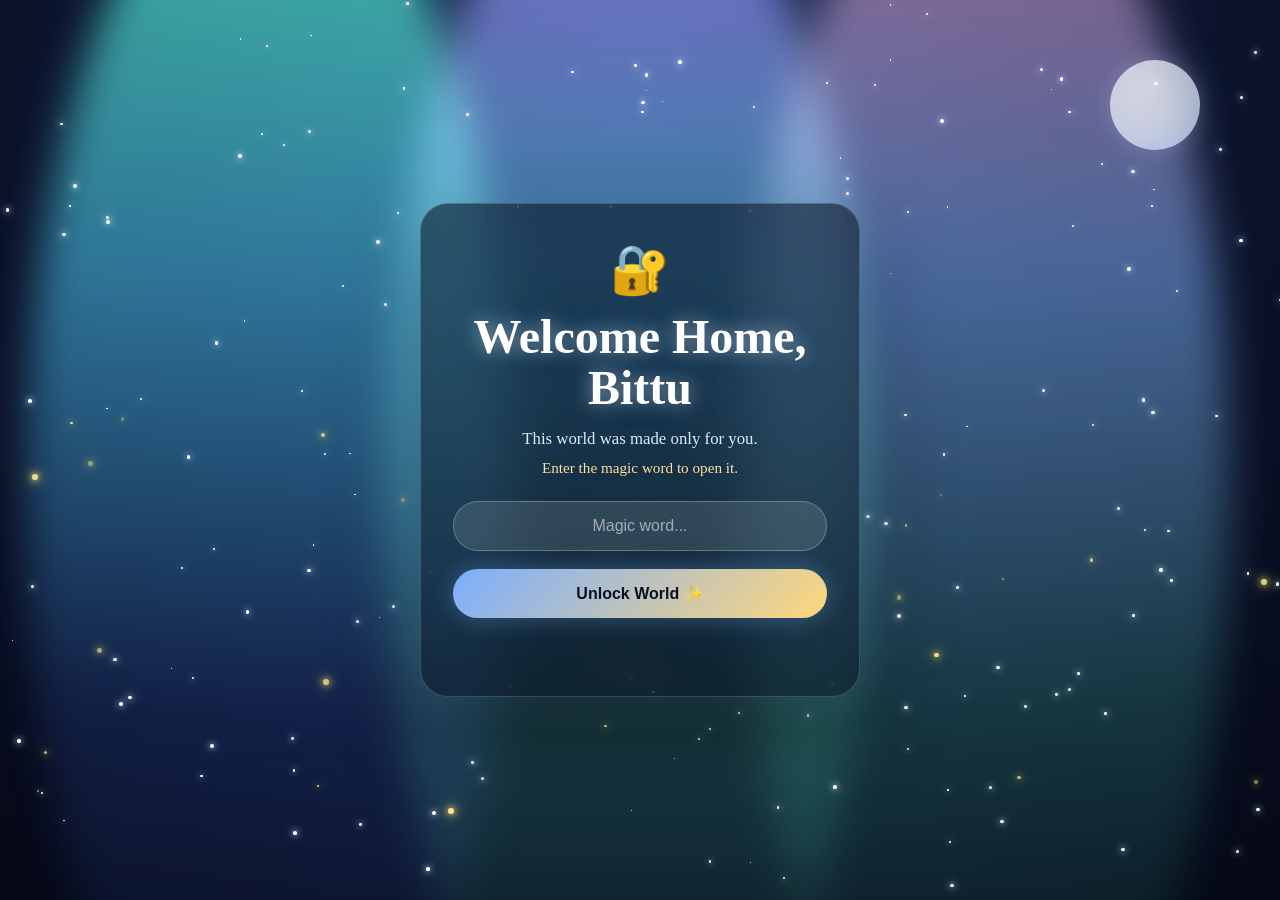
<file: pages/password.html>
<!DOCTYPE html>
<html lang="en">

<head>

    <meta charset="UTF-8">

    <meta name="viewport" content="width=device-width, initial-scale=1.0">

    <title>Enter Bittu's World</title>

    <link rel="stylesheet" href="../css/password.css">

</head>

<body>

    <!-- Sky Background -->

    <div id="sky">

        <div id="aurora">

            <div class="aurora ribbon1"></div>
            <div class="aurora ribbon2"></div>
            <div class="aurora ribbon3"></div>

        </div>

        <div id="stars"></div>

        <div class="moon"></div>

        <div id="clouds"></div>

        <div id="fireflies"></div>

    </div>

    <!-- Password Gate -->

    <main id="passwordScene">

        <section class="gate-card">

            <div class="lock">🔐</div>

            <h1>Welcome Home, Bittu</h1>

            <p class="message">
                This world was made only for you.
            </p>

            <p class="hint">
                Enter the magic word to open it.
            </p>

            <input 
                type="password" 
                id="passwordInput" 
                placeholder="Magic word..."
                autocomplete="off"
            >

            <button id="unlockButton">
                Unlock World ✨
            </button>

            <p id="errorMessage"></p>

        </section>

    </main>

    <script src="../js/skyEngine.js"></script>

    <script src="../js/password.js"></script>

</body>

</html>
</file>
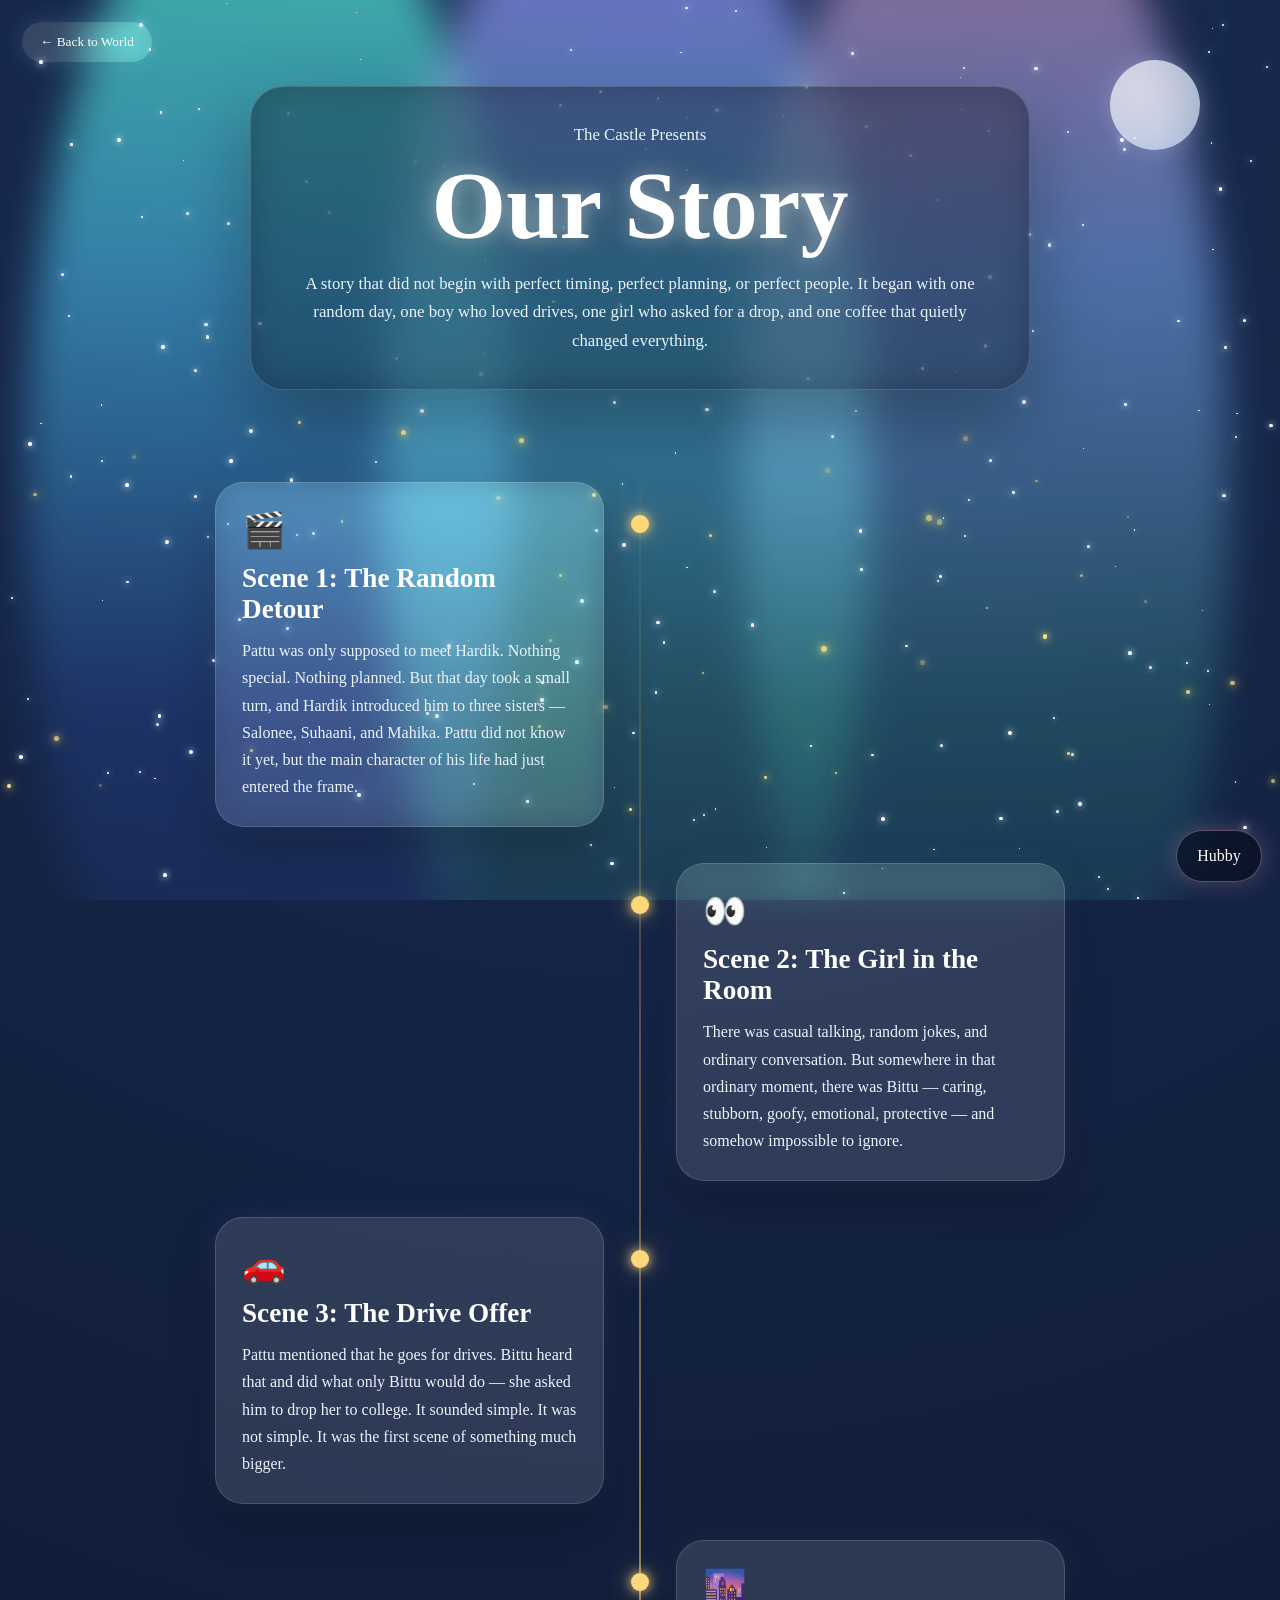
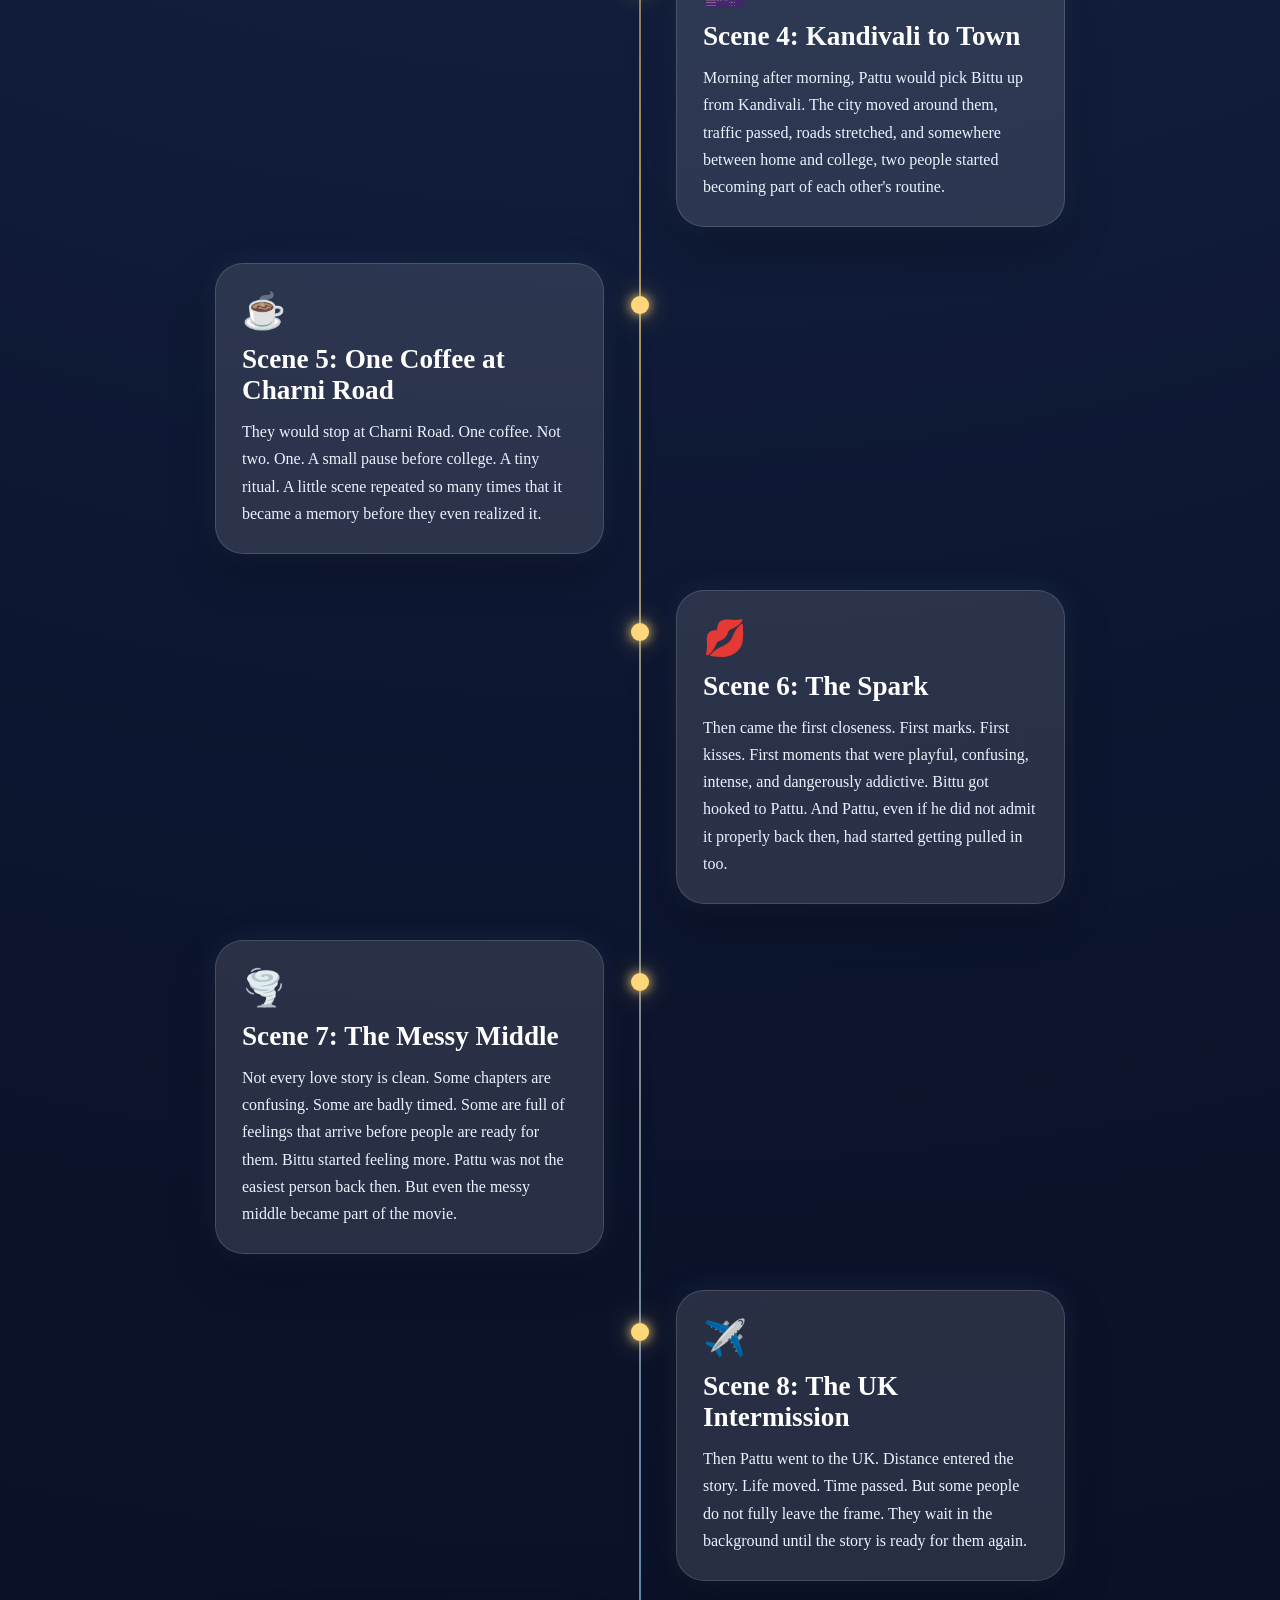
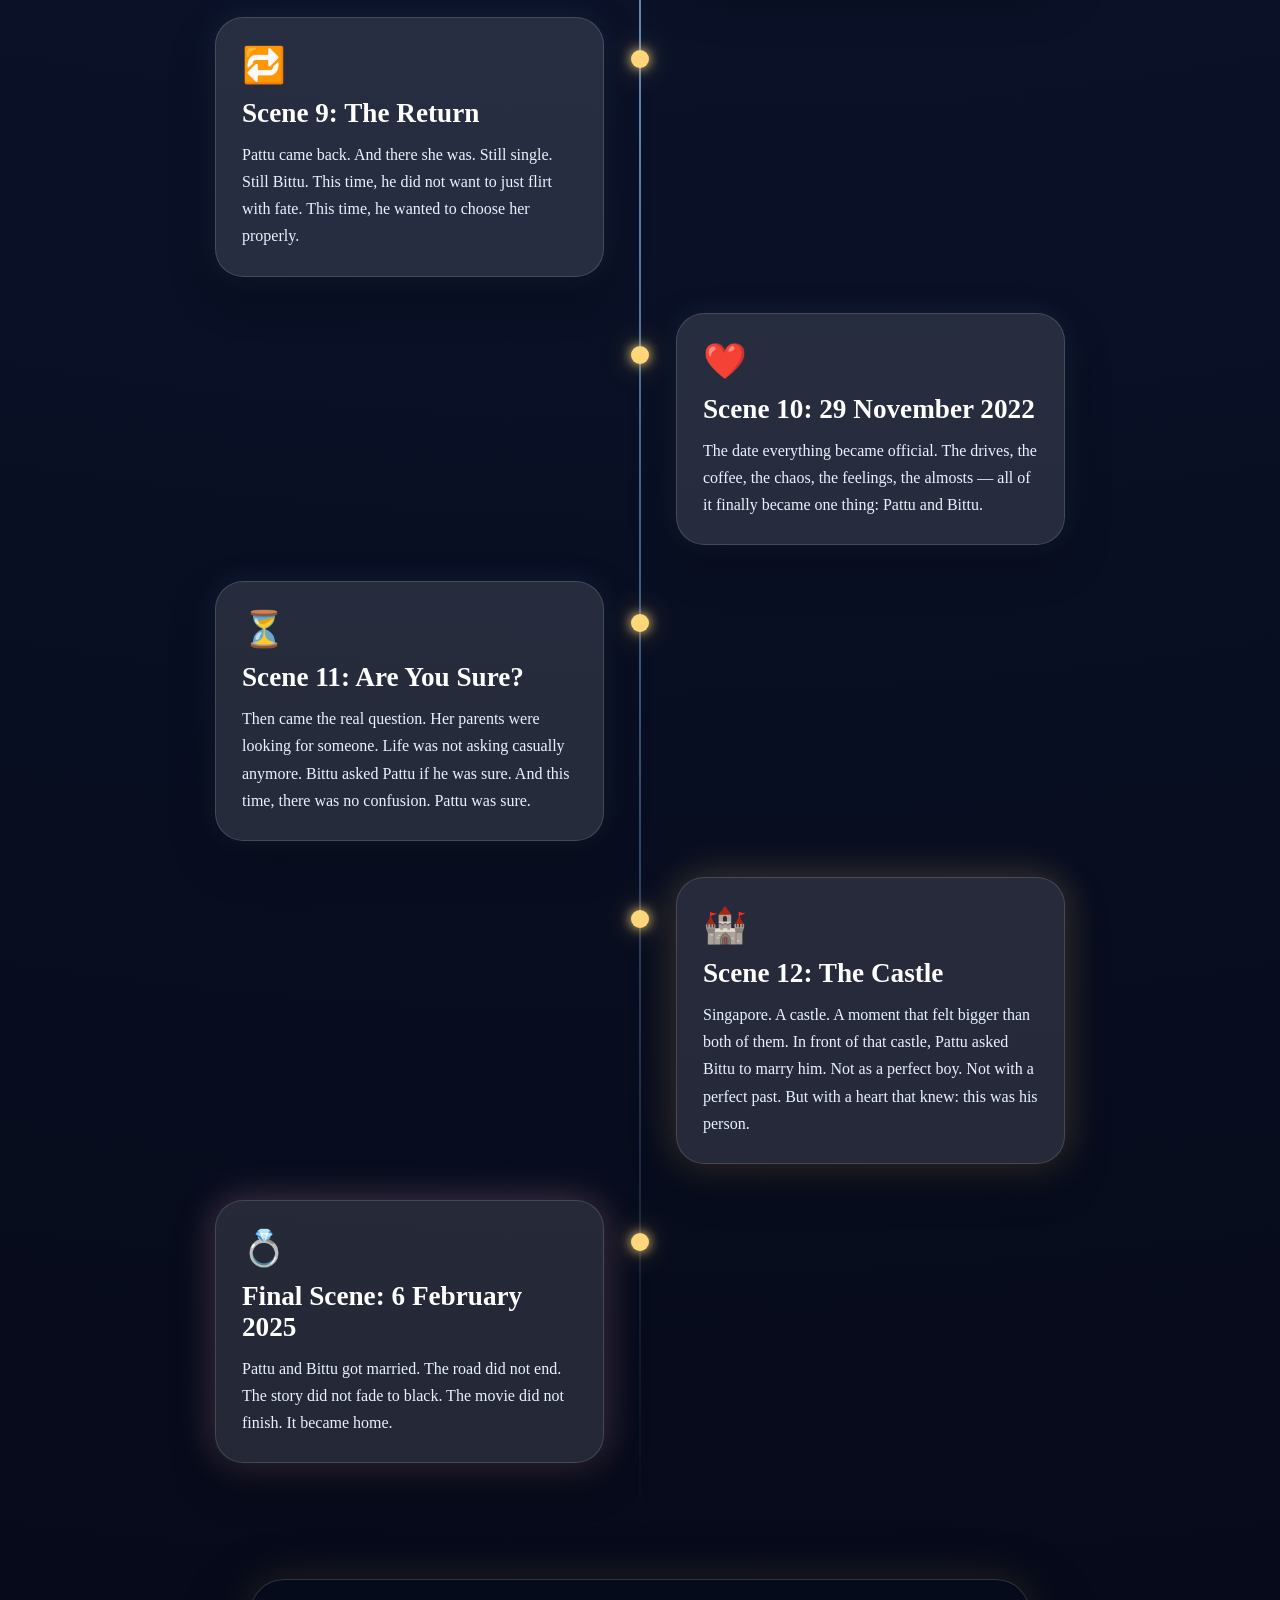
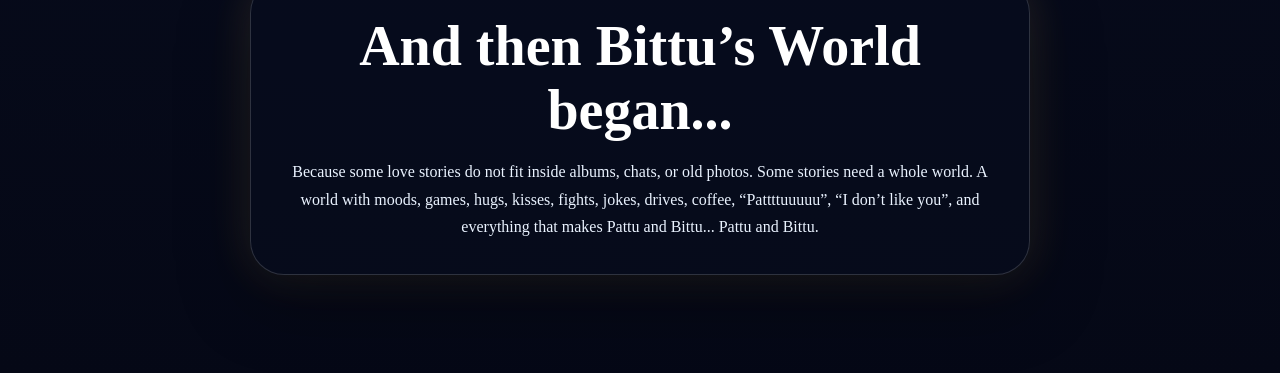
<file: pages/story.html>
<!DOCTYPE html>
<html lang="en">

<head>

    <meta charset="UTF-8">

    <meta name="viewport" content="width=device-width, initial-scale=1.0">

    <title>Our Story - Bittu's World</title>

    <link rel="stylesheet" href="../css/story.css">

</head>

<body>

    <!-- Sky Background -->

    <div id="sky">

        <div id="aurora">

            <div class="aurora ribbon1"></div>
            <div class="aurora ribbon2"></div>
            <div class="aurora ribbon3"></div>

        </div>

        <div id="stars"></div>

        <div class="moon"></div>

        <div id="clouds"></div>

        <div id="fireflies"></div>

    </div>

    <!-- Story Page -->

    <main id="storyWorld">

        <button id="backHome">
            ← Back to World
        </button>

        <section class="story-hero">

            <p class="small-text">The Castle Presents</p>

            <h1>Our Story</h1>

            <p>
                A story that did not begin with perfect timing, perfect planning, or perfect people.
                It began with one random day, one boy who loved drives, one girl who asked for a drop,
                and one coffee that quietly changed everything.
            </p>

        </section>

        <section class="timeline">

            <article class="chapter">
                <span class="chapter-icon">🎬</span>
                <h2>Scene 1: The Random Detour</h2>
                <p>
                    Pattu was only supposed to meet Hardik. Nothing special. Nothing planned.
                    But that day took a small turn, and Hardik introduced him to three sisters —
                    Salonee, Suhaani, and Mahika.
                    Pattu did not know it yet, but the main character of his life had just entered the frame.
                </p>
            </article>

            <article class="chapter">
                <span class="chapter-icon">👀</span>
                <h2>Scene 2: The Girl in the Room</h2>
                <p>
                    There was casual talking, random jokes, and ordinary conversation.
                    But somewhere in that ordinary moment, there was Bittu —
                    caring, stubborn, goofy, emotional, protective —
                    and somehow impossible to ignore.
                </p>
            </article>

            <article class="chapter">
                <span class="chapter-icon">🚗</span>
                <h2>Scene 3: The Drive Offer</h2>
                <p>
                    Pattu mentioned that he goes for drives.
                    Bittu heard that and did what only Bittu would do —
                    she asked him to drop her to college.
                    It sounded simple.
                    It was not simple.
                    It was the first scene of something much bigger.
                </p>
            </article>

            <article class="chapter">
                <span class="chapter-icon">🌆</span>
                <h2>Scene 4: Kandivali to Town</h2>
                <p>
                    Morning after morning, Pattu would pick Bittu up from Kandivali.
                    The city moved around them, traffic passed, roads stretched,
                    and somewhere between home and college, two people started becoming part of each other's routine.
                </p>
            </article>

            <article class="chapter">
                <span class="chapter-icon">☕</span>
                <h2>Scene 5: One Coffee at Charni Road</h2>
                <p>
                    They would stop at Charni Road.
                    One coffee.
                    Not two.
                    One.
                    A small pause before college.
                    A tiny ritual.
                    A little scene repeated so many times that it became a memory before they even realized it.
                </p>
            </article>

            <article class="chapter">
                <span class="chapter-icon">💋</span>
                <h2>Scene 6: The Spark</h2>
                <p>
                    Then came the first closeness.
                    First marks.
                    First kisses.
                    First moments that were playful, confusing, intense, and dangerously addictive.
                    Bittu got hooked to Pattu.
                    And Pattu, even if he did not admit it properly back then, had started getting pulled in too.
                </p>
            </article>

            <article class="chapter">
                <span class="chapter-icon">🌪️</span>
                <h2>Scene 7: The Messy Middle</h2>
                <p>
                    Not every love story is clean.
                    Some chapters are confusing.
                    Some are badly timed.
                    Some are full of feelings that arrive before people are ready for them.
                    Bittu started feeling more.
                    Pattu was not the easiest person back then.
                    But even the messy middle became part of the movie.
                </p>
            </article>

            <article class="chapter">
                <span class="chapter-icon">✈️</span>
                <h2>Scene 8: The UK Intermission</h2>
                <p>
                    Then Pattu went to the UK.
                    Distance entered the story.
                    Life moved.
                    Time passed.
                    But some people do not fully leave the frame.
                    They wait in the background until the story is ready for them again.
                </p>
            </article>

            <article class="chapter">
                <span class="chapter-icon">🔁</span>
                <h2>Scene 9: The Return</h2>
                <p>
                    Pattu came back.
                    And there she was.
                    Still single.
                    Still Bittu.
                    This time, he did not want to just flirt with fate.
                    This time, he wanted to choose her properly.
                </p>
            </article>

            <article class="chapter">
                <span class="chapter-icon">❤️</span>
                <h2>Scene 10: 29 November 2022</h2>
                <p>
                    The date everything became official.
                    The drives, the coffee, the chaos, the feelings, the almosts —
                    all of it finally became one thing:
                    Pattu and Bittu.
                </p>
            </article>

            <article class="chapter">
                <span class="chapter-icon">⏳</span>
                <h2>Scene 11: Are You Sure?</h2>
                <p>
                    Then came the real question.
                    Her parents were looking for someone.
                    Life was not asking casually anymore.
                    Bittu asked Pattu if he was sure.
                    And this time, there was no confusion.
                    Pattu was sure.
                </p>
            </article>

            <article class="chapter proposal">
                <span class="chapter-icon">🏰</span>
                <h2>Scene 12: The Castle</h2>
                <p>
                    Singapore.
                    A castle.
                    A moment that felt bigger than both of them.
                    In front of that castle, Pattu asked Bittu to marry him.
                    Not as a perfect boy.
                    Not with a perfect past.
                    But with a heart that knew:
                    this was his person.
                </p>
            </article>

            <article class="chapter wedding">
                <span class="chapter-icon">💍</span>
                <h2>Final Scene: 6 February 2025</h2>
                <p>
                    Pattu and Bittu got married.
                    The road did not end.
                    The story did not fade to black.
                    The movie did not finish.
                    It became home.
                </p>
            </article>

        </section>

        <section class="story-ending">

            <h2>And then Bittu’s World began...</h2>

            <p>
                Because some love stories do not fit inside albums, chats, or old photos.
                Some stories need a whole world.
                A world with moods, games, hugs, kisses, fights, jokes, drives, coffee,
                “Pattttuuuuu”, “I don’t like you”, and everything that makes Pattu and Bittu... Pattu and Bittu.
            </p>

        </section>

        <div id="toast"></div>

    </main>
    <script src="../js/hubbyEngine.js"></script>

    <script src="../js/skyEngine.js"></script>

    <script src="../js/story.js"></script>

</body>

</html>
</file>
<file: css/cafe.css>
/* =========================================================
   BITTU'S WORLD
   Charni Road Café
========================================================= */

:root{
    --night-1:#050816;
    --night-2:#0D1630;
    --night-3:#1A2E55;
    --blue:#8EC5FF;
    --gold:#FFD77B;
    --pink:#FFB7D5;
    --coffee:#B47A4D;
}

*{
    margin:0;
    padding:0;
    box-sizing:border-box;
}

html,
body{
    width:100%;
    min-height:100%;
}

body{
    overflow-x:hidden;
    font-family:Georgia,serif;
    background:
        radial-gradient(circle at top,
        var(--night-3),
        var(--night-2) 45%,
        var(--night-1));
    color:white;
}

/* SKY */

#sky{
    position:fixed;
    inset:0;
    overflow:hidden;
}

#stars,
#aurora,
#clouds,
#fireflies{
    position:absolute;
    inset:0;
}

.moon{
    position:absolute;
    width:90px;
    height:90px;
    border-radius:50%;
    top:60px;
    right:80px;
    background:
        radial-gradient(circle at 35% 35%,
        #fff,
        #eef5ff,
        #c9dfff);
    box-shadow:
        0 0 20px rgba(255,255,255,.22),
        0 0 45px rgba(150,190,255,.15);
    opacity:.72;
    animation:moonFloat 8s ease-in-out infinite;
    z-index:5;
}

@keyframes moonFloat{
    0%{ transform:translateY(0); }
    50%{ transform:translateY(-8px); }
    100%{ transform:translateY(0); }
}

/* AURORA */

#aurora{
    pointer-events:none;
    z-index:2;
}

.aurora{
    position:absolute;
    top:-18%;
    width:38vw;
    height:145vh;
    border-radius:50%;
    filter:blur(20px);
    opacity:.82;
    mix-blend-mode:screen;
    transform-origin:top center;
}

.ribbon1{
    left:2%;
    background:linear-gradient(
        to bottom,
        rgba(85,255,210,.85),
        rgba(80,210,255,.62),
        rgba(70,120,255,.20),
        transparent
    );
    animation:auroraDance1 9s ease-in-out infinite;
}

.ribbon2{
    left:30%;
    background:linear-gradient(
        to bottom,
        rgba(180,130,255,.82),
        rgba(90,210,255,.65),
        rgba(90,255,200,.22),
        transparent
    );
    animation:auroraDance2 11s ease-in-out infinite;
}

.ribbon3{
    left:58%;
    background:linear-gradient(
        to bottom,
        rgba(255,160,210,.68),
        rgba(130,180,255,.62),
        rgba(85,255,215,.20),
        transparent
    );
    animation:auroraDance3 13s ease-in-out infinite;
}

@keyframes auroraDance1{
    0%{ transform:skewX(-8deg) rotate(-4deg); }
    50%{ transform:skewX(7deg) rotate(4deg); }
    100%{ transform:skewX(-8deg) rotate(-4deg); }
}

@keyframes auroraDance2{
    0%{ transform:skewX(7deg) rotate(5deg); }
    50%{ transform:skewX(-6deg) rotate(-5deg); }
    100%{ transform:skewX(7deg) rotate(5deg); }
}

@keyframes auroraDance3{
    0%{ transform:skewX(-6deg) rotate(3deg); }
    50%{ transform:skewX(6deg) rotate(-3deg); }
    100%{ transform:skewX(-6deg) rotate(3deg); }
}

/* STARS */

.star{
    position:absolute;
    background:white;
    border-radius:50%;
    box-shadow:
        0 0 6px white,
        0 0 12px #8EC5FF;
    animation:twinkle 3s infinite ease-in-out;
    z-index:4;
}

@keyframes twinkle{
    0%{
        opacity:.25;
        transform:scale(.65);
    }
    50%{
        opacity:1;
        transform:scale(1.35);
    }
    100%{
        opacity:.25;
        transform:scale(.65);
    }
}

.shooting-star{
    position:absolute;
    top:18%;
    left:-250px;
    width:220px;
    height:2px;
    background:linear-gradient(to right,rgba(255,255,255,0),white);
    box-shadow:
        0 0 10px white,
        0 0 20px #8EC5FF,
        0 0 35px #8EC5FF;
    transform:rotate(-25deg);
    animation:shoot 2s linear forwards;
    z-index:8;
}

@keyframes shoot{
    from{
        transform:translateX(0) rotate(-25deg);
        opacity:0;
    }
    10%{ opacity:1; }
    to{
        transform:translateX(1800px) rotate(-25deg);
        opacity:0;
    }
}

/* CLOUDS */

#clouds{
    pointer-events:none;
    overflow:hidden;
    z-index:6;
}

.cloud{
    position:absolute;
    background:rgba(255,255,255,.26);
    border-radius:100px;
    filter:blur(12px);
    animation-name:floatCloud;
    animation-timing-function:linear;
    animation-fill-mode:forwards;
}

.cloud::before,
.cloud::after{
    content:"";
    position:absolute;
    background:inherit;
    border-radius:50%;
}

.cloud::before{
    width:70%;
    height:130%;
    left:18%;
    top:-55%;
}

.cloud::after{
    width:45%;
    height:90%;
    left:58%;
    top:-35%;
}

@keyframes floatCloud{
    from{ transform:translateX(0); }
    to{ transform:translateX(var(--travel)); }
}

/* FIREFLIES */

#fireflies{
    pointer-events:none;
    overflow:hidden;
    z-index:9;
}

.firefly{
    position:absolute;
    width:4px;
    height:4px;
    border-radius:50%;
    background:#FFE88B;
    box-shadow:
        0 0 6px #FFE88B,
        0 0 12px #FFD54F,
        0 0 18px rgba(255,230,120,.7);
    animation-name:fireflyFloat;
    animation-timing-function:ease-in-out;
    animation-iteration-count:infinite;
}

@keyframes fireflyFloat{
    0%{
        transform:translate(0,0) scale(1);
        opacity:.35;
    }
    25%{
        transform:translate(20px,-18px) scale(1.2);
        opacity:1;
    }
    50%{
        transform:translate(-15px,-35px) scale(.85);
        opacity:.55;
    }
    75%{
        transform:translate(30px,-12px) scale(1.1);
        opacity:1;
    }
    100%{
        transform:translate(0,0) scale(1);
        opacity:.4;
    }
}

/* CAFE WORLD */

#cafeWorld{
    position:relative;
    z-index:30;
    width:100%;
    min-height:100vh;
    padding:28px;
}

#backHome{
    position:fixed;
    top:22px;
    left:22px;
    z-index:50;
    border:none;
    border-radius:999px;
    padding:12px 18px;
    background:rgba(255,255,255,.14);
    backdrop-filter:blur(14px);
    color:white;
    cursor:pointer;
    font-family:Georgia,serif;
    box-shadow:0 0 24px rgba(142,197,255,.18);
}

/* HERO */

.cafe-hero{
    width:min(94vw,780px);
    margin:58px auto 24px;
    padding:34px;
    text-align:center;
    border-radius:34px;
    background:rgba(8,15,32,.50);
    backdrop-filter:blur(18px);
    border:1px solid rgba(255,255,255,.16);
    box-shadow:
        0 25px 70px rgba(0,0,0,.35),
        0 0 45px rgba(255,215,123,.12);
}

.small-text{
    color:var(--gold);
    margin-bottom:8px;
}

.cafe-hero h1{
    font-size:clamp(3rem,8vw,5.5rem);
    line-height:1;
    margin-bottom:16px;
    text-shadow:
        0 0 18px rgba(255,255,255,.38),
        0 0 40px rgba(255,215,123,.26);
}

.cafe-hero p{
    color:#EAF3FF;
    line-height:1.7;
    font-size:1.05rem;
}

/* ADMIN */

#cafeAdminPanel{
    width:min(94vw,780px);
    margin:0 auto 24px;
    padding:18px;
    display:none;
    justify-content:space-between;
    align-items:center;
    gap:14px;
    border-radius:24px;
    background:rgba(255,183,213,.16);
    backdrop-filter:blur(14px);
    border:1px solid rgba(255,183,213,.28);
    box-shadow:
        0 18px 45px rgba(0,0,0,.25),
        0 0 34px rgba(255,183,213,.18);
}

#cafeAdminPanel.active{
    display:flex;
}

.admin-actions{
    display:flex;
    gap:12px;
    flex-wrap:wrap;
}

.admin-actions button{
    border:none;
    border-radius:999px;
    padding:12px 18px;
    background:linear-gradient(135deg,#FFB7D5,#FFD77B);
    color:#2C1020;
    font-weight:bold;
    cursor:pointer;
}

/* STATS */

.cafe-stats{
    width:min(94vw,760px);
    margin:0 auto 24px;
    display:grid;
    grid-template-columns:repeat(3,1fr);
    gap:14px;
}

.cafe-stats div{
    padding:18px;
    text-align:center;
    border-radius:24px;
    background:rgba(255,255,255,.12);
    backdrop-filter:blur(14px);
    border:1px solid rgba(255,255,255,.14);
    box-shadow:0 15px 35px rgba(0,0,0,.22);
}

.cafe-stats span{
    display:block;
    color:var(--gold);
    font-size:2rem;
    margin-bottom:4px;
}

.cafe-stats p{
    color:#DCEAFF;
    font-size:.9rem;
}

/* CAFE SCENE */

.cafe-scene{
    width:min(96vw,960px);
    margin:0 auto 30px;
    min-height:380px;
    position:relative;
    overflow:hidden;
    border-radius:38px;
    background:
        linear-gradient(
            145deg,
            rgba(180,122,77,.25),
            rgba(255,215,123,.12),
            rgba(8,15,32,.56)
        );
    border:1px solid rgba(255,255,255,.16);
    box-shadow:
        0 24px 70px rgba(0,0,0,.34),
        0 0 48px rgba(255,215,123,.14);
}

.cafe-window{
    position:absolute;
    top:38px;
    left:42px;
    width:300px;
    height:210px;
    border-radius:30px;
    background:
        linear-gradient(
            to bottom,
            rgba(142,197,255,.20),
            rgba(8,15,32,.88)
        );
    border:4px solid rgba(255,255,255,.16);
    overflow:hidden;
}

.cafe-window::before,
.cafe-window::after{
    content:"";
    position:absolute;
    background:rgba(255,255,255,.16);
}

.cafe-window::before{
    left:50%;
    top:0;
    width:3px;
    height:100%;
}

.cafe-window::after{
    top:50%;
    left:0;
    width:100%;
    height:3px;
}

.city-lights{
    position:absolute;
    inset:0;
    background:
        radial-gradient(circle at 20% 70%, rgba(255,215,123,.65), transparent 4%),
        radial-gradient(circle at 44% 62%, rgba(142,197,255,.65), transparent 4%),
        radial-gradient(circle at 70% 74%, rgba(255,183,213,.65), transparent 4%),
        radial-gradient(circle at 82% 48%, rgba(255,215,123,.50), transparent 3%);
    animation:cityGlow 3s ease-in-out infinite alternate;
}

@keyframes cityGlow{
    from{ opacity:.55; }
    to{ opacity:1; }
}

.cafe-window p{
    position:absolute;
    left:0;
    right:0;
    bottom:16px;
    text-align:center;
    color:#FFE6B0;
    letter-spacing:1px;
}

.coffee-table{
    position:absolute;
    right:55px;
    bottom:38px;
    width:min(50vw,440px);
    padding:30px;
    text-align:center;
    border-radius:34px;
    background:rgba(255,255,255,.12);
    backdrop-filter:blur(14px);
    border:1px solid rgba(255,255,255,.14);
}

.coffee-cup{
    font-size:5rem;
    margin-bottom:10px;
    animation:coffeeSteam 3s ease-in-out infinite;
}

@keyframes coffeeSteam{
    0%{ transform:translateY(0); filter:drop-shadow(0 0 10px rgba(255,215,123,.20)); }
    50%{ transform:translateY(-8px); filter:drop-shadow(0 0 24px rgba(255,215,123,.45)); }
    100%{ transform:translateY(0); filter:drop-shadow(0 0 10px rgba(255,215,123,.20)); }
}

.coffee-table h2{
    font-size:2rem;
    margin-bottom:12px;
}

.coffee-table p{
    color:#EAF3FF;
    line-height:1.7;
    margin-bottom:18px;
}

#newCafeLine{
    border:none;
    border-radius:999px;
    padding:13px 20px;
    background:linear-gradient(135deg,#8EC5FF,#FFD77B);
    color:#071124;
    font-weight:bold;
    cursor:pointer;
}

/* MENU */

.menu-title{
    width:min(94vw,780px);
    margin:0 auto 22px;
    text-align:center;
}

.menu-title h2{
    font-size:clamp(2rem,5vw,3.4rem);
}

.cafe-menu{
    width:min(96vw,1050px);
    margin:0 auto 70px;
    display:grid;
    grid-template-columns:repeat(4,1fr);
    gap:18px;
}

.menu-card{
    min-height:190px;
    padding:24px;
    border:none;
    border-radius:30px;
    background:
        linear-gradient(
            145deg,
            rgba(255,255,255,.18),
            rgba(8,15,32,.62)
        );
    backdrop-filter:blur(16px);
    color:white;
    text-align:center;
    cursor:pointer;
    font-family:Georgia,serif;
    border:1px solid rgba(255,255,255,.16);
    box-shadow:
        0 20px 48px rgba(0,0,0,.30),
        0 0 30px rgba(255,215,123,.10);
    transition:.25s;
}

.menu-card:hover{
    transform:translateY(-7px) scale(1.02);
    box-shadow:
        0 24px 60px rgba(0,0,0,.35),
        0 0 38px rgba(255,215,123,.26);
}

.menu-card span{
    display:block;
    font-size:3rem;
    margin-bottom:12px;
}

.menu-card h2{
    font-size:1.35rem;
    margin-bottom:8px;
}

.menu-card p{
    color:#EAF3FF;
    line-height:1.5;
    font-size:.92rem;
}

.private-menu{
    display:none;
}

.private-menu.active{
    display:block;
}

/* ORDER MODAL */

#orderModal{
    position:fixed;
    inset:0;
    z-index:90;
    display:none;
    justify-content:center;
    align-items:center;
    padding:22px;
    background:rgba(0,0,0,.58);
    backdrop-filter:blur(12px);
}

#orderModal.active{
    display:flex;
}

.order-modal-card{
    position:relative;
    width:min(92vw,560px);
    padding:36px 30px;
    text-align:center;
    border-radius:34px;
    background:
        linear-gradient(
            145deg,
            rgba(255,255,255,.22),
            rgba(8,15,32,.88)
        );
    border:1px solid rgba(255,255,255,.22);
    box-shadow:
        0 30px 90px rgba(0,0,0,.52),
        0 0 60px rgba(255,215,123,.20);
}

#closeOrder{
    position:absolute;
    top:14px;
    right:16px;
    width:42px;
    height:42px;
    border:none;
    border-radius:50%;
    background:rgba(255,255,255,.14);
    color:white;
    font-size:1.8rem;
    cursor:pointer;
}

#orderIcon{
    font-size:4.5rem;
    margin-bottom:12px;
}

#orderTitle{
    font-size:clamp(2rem,5vw,3rem);
    margin-bottom:14px;
}

#orderMessage{
    color:#EAF3FF;
    line-height:1.7;
    margin-bottom:22px;
}

.order-actions{
    display:grid;
    grid-template-columns:1fr 1fr;
    gap:12px;
}

.order-actions button{
    border:none;
    border-radius:999px;
    padding:14px 20px;
    background:rgba(255,255,255,.14);
    color:white;
    font-family:Georgia,serif;
    font-weight:bold;
    cursor:pointer;
    transition:.25s;
}

.order-actions button:hover{
    transform:translateY(-3px);
    background:rgba(255,255,255,.22);
}

#sendOrderWhatsapp{
    background:linear-gradient(135deg,#8EC5FF,#FFD77B);
    color:#071124;
}

/* TOAST */

#toast{
    position:fixed;
    left:50%;
    bottom:28px;
    transform:translateX(-50%) translateY(30px);
    padding:14px 22px;
    border-radius:999px;
    background:rgba(8,15,32,.78);
    backdrop-filter:blur(14px);
    border:1px solid rgba(255,255,255,.15);
    color:white;
    opacity:0;
    pointer-events:none;
    z-index:120;
    transition:.3s;
}

#toast.show{
    opacity:1;
    transform:translateX(-50%) translateY(0);
}

/* MOBILE */

@media(max-width:950px){

    .cafe-menu{
        grid-template-columns:repeat(2,1fr);
    }

    .cafe-scene{
        min-height:560px;
    }

    .cafe-window{
        left:50%;
        transform:translateX(-50%);
    }

    .coffee-table{
        left:50%;
        right:auto;
        width:82%;
        transform:translateX(-50%);
    }

}

@media(max-width:650px){

    #cafeWorld{
        padding:20px;
    }

    .cafe-hero{
        margin-top:78px;
    }

    .moon{
        width:70px;
        height:70px;
        top:45px;
        right:35px;
    }

    #cafeAdminPanel{
        flex-direction:column;
        text-align:center;
    }

    .admin-actions{
        width:100%;
        flex-direction:column;
    }

    .admin-actions button{
        width:100%;
    }

    .cafe-stats{
        grid-template-columns:1fr;
    }

    .cafe-menu{
        grid-template-columns:1fr;
    }

    .order-actions{
        grid-template-columns:1fr;
    }

}
</file>
<file: css/comfort.css>
/* =========================================================
   BITTU'S WORLD
   Cozy House / Comfort Corner
========================================================= */

:root{
    --night-1:#050816;
    --night-2:#0D1630;
    --night-3:#1A2E55;
    --blue:#8EC5FF;
    --gold:#FFD77B;
    --pink:#FFB7D5;
    --glass:rgba(8,15,32,.58);
}

*{
    margin:0;
    padding:0;
    box-sizing:border-box;
}

html,
body{
    width:100%;
    min-height:100%;
}

body{
    overflow-x:hidden;
    font-family:Georgia,serif;
    background:
        radial-gradient(circle at top,
        var(--night-3),
        var(--night-2) 45%,
        var(--night-1));
    color:white;
}

/* SKY */

#sky{
    position:fixed;
    inset:0;
    overflow:hidden;
}

#stars,
#aurora,
#clouds,
#fireflies{
    position:absolute;
    inset:0;
}

.moon{
    position:absolute;
    width:90px;
    height:90px;
    border-radius:50%;
    top:60px;
    right:80px;
    background:
        radial-gradient(circle at 35% 35%,
        #fff,
        #eef5ff,
        #c9dfff);
    box-shadow:
        0 0 20px rgba(255,255,255,.22),
        0 0 45px rgba(150,190,255,.15);
    opacity:.72;
    animation:moonFloat 8s ease-in-out infinite;
    z-index:5;
}

@keyframes moonFloat{
    0%{ transform:translateY(0); }
    50%{ transform:translateY(-8px); }
    100%{ transform:translateY(0); }
}

/* AURORA */

#aurora{
    pointer-events:none;
    z-index:2;
}

.aurora{
    position:absolute;
    top:-18%;
    width:38vw;
    height:145vh;
    border-radius:50%;
    filter:blur(20px);
    opacity:.82;
    mix-blend-mode:screen;
    transform-origin:top center;
}

.ribbon1{
    left:2%;
    background:linear-gradient(
        to bottom,
        rgba(85,255,210,.85),
        rgba(80,210,255,.62),
        rgba(70,120,255,.20),
        transparent
    );
    animation:auroraDance1 9s ease-in-out infinite;
}

.ribbon2{
    left:30%;
    background:linear-gradient(
        to bottom,
        rgba(180,130,255,.82),
        rgba(90,210,255,.65),
        rgba(90,255,200,.22),
        transparent
    );
    animation:auroraDance2 11s ease-in-out infinite;
}

.ribbon3{
    left:58%;
    background:linear-gradient(
        to bottom,
        rgba(255,160,210,.68),
        rgba(130,180,255,.62),
        rgba(85,255,215,.20),
        transparent
    );
    animation:auroraDance3 13s ease-in-out infinite;
}

@keyframes auroraDance1{
    0%{ transform:skewX(-8deg) rotate(-4deg); }
    50%{ transform:skewX(7deg) rotate(4deg); }
    100%{ transform:skewX(-8deg) rotate(-4deg); }
}

@keyframes auroraDance2{
    0%{ transform:skewX(7deg) rotate(5deg); }
    50%{ transform:skewX(-6deg) rotate(-5deg); }
    100%{ transform:skewX(7deg) rotate(5deg); }
}

@keyframes auroraDance3{
    0%{ transform:skewX(-6deg) rotate(3deg); }
    50%{ transform:skewX(6deg) rotate(-3deg); }
    100%{ transform:skewX(-6deg) rotate(3deg); }
}

/* STARS */

.star{
    position:absolute;
    background:white;
    border-radius:50%;
    box-shadow:
        0 0 6px white,
        0 0 12px #8EC5FF;
    animation:twinkle 3s infinite ease-in-out;
    z-index:4;
}

@keyframes twinkle{
    0%{
        opacity:.25;
        transform:scale(.65);
    }
    50%{
        opacity:1;
        transform:scale(1.35);
    }
    100%{
        opacity:.25;
        transform:scale(.65);
    }
}

.shooting-star{
    position:absolute;
    top:18%;
    left:-250px;
    width:220px;
    height:2px;
    background:linear-gradient(
        to right,
        rgba(255,255,255,0),
        white
    );
    box-shadow:
        0 0 10px white,
        0 0 20px #8EC5FF,
        0 0 35px #8EC5FF;
    transform:rotate(-25deg);
    animation:shoot 2s linear forwards;
    z-index:8;
}

@keyframes shoot{
    from{
        transform:translateX(0) rotate(-25deg);
        opacity:0;
    }
    10%{ opacity:1; }
    to{
        transform:translateX(1800px) rotate(-25deg);
        opacity:0;
    }
}

/* CLOUDS */

#clouds{
    pointer-events:none;
    overflow:hidden;
    z-index:6;
}

.cloud{
    position:absolute;
    background:rgba(255,255,255,.26);
    border-radius:100px;
    filter:blur(12px);
    animation-name:floatCloud;
    animation-timing-function:linear;
    animation-fill-mode:forwards;
}

.cloud::before,
.cloud::after{
    content:"";
    position:absolute;
    background:inherit;
    border-radius:50%;
}

.cloud::before{
    width:70%;
    height:130%;
    left:18%;
    top:-55%;
}

.cloud::after{
    width:45%;
    height:90%;
    left:58%;
    top:-35%;
}

@keyframes floatCloud{
    from{ transform:translateX(0); }
    to{ transform:translateX(var(--travel)); }
}

/* FIREFLIES */

#fireflies{
    pointer-events:none;
    overflow:hidden;
    z-index:9;
}

.firefly{
    position:absolute;
    width:4px;
    height:4px;
    border-radius:50%;
    background:#FFE88B;
    box-shadow:
        0 0 6px #FFE88B,
        0 0 12px #FFD54F,
        0 0 18px rgba(255,230,120,.7);
    animation-name:fireflyFloat;
    animation-timing-function:ease-in-out;
    animation-iteration-count:infinite;
}

@keyframes fireflyFloat{
    0%{
        transform:translate(0,0) scale(1);
        opacity:.35;
    }
    25%{
        transform:translate(20px,-18px) scale(1.2);
        opacity:1;
    }
    50%{
        transform:translate(-15px,-35px) scale(.85);
        opacity:.55;
    }
    75%{
        transform:translate(30px,-12px) scale(1.1);
        opacity:1;
    }
    100%{
        transform:translate(0,0) scale(1);
        opacity:.4;
    }
}

/* COMFORT HOUSE */

#comfortHouse{
    position:relative;
    z-index:30;
    width:100%;
    min-height:100vh;
    padding:28px;
}

#backHome{
    position:fixed;
    top:22px;
    left:22px;
    z-index:50;
    border:none;
    border-radius:999px;
    padding:12px 18px;
    background:rgba(255,255,255,.14);
    backdrop-filter:blur(14px);
    color:white;
    cursor:pointer;
    font-family:Georgia,serif;
    box-shadow:0 0 24px rgba(142,197,255,.18);
}

/* HERO */

.comfort-hero{
    width:min(94vw,780px);
    margin:58px auto 24px;
    padding:34px;
    text-align:center;
    border-radius:34px;
    background:rgba(8,15,32,.50);
    backdrop-filter:blur(18px);
    border:1px solid rgba(255,255,255,.16);
    box-shadow:
        0 25px 70px rgba(0,0,0,.35),
        0 0 45px rgba(142,197,255,.12);
}

.small-text{
    color:var(--gold);
    margin-bottom:8px;
}

.comfort-hero h1{
    font-size:clamp(3rem,8vw,5.5rem);
    line-height:1;
    margin-bottom:16px;
    text-shadow:
        0 0 18px rgba(255,255,255,.38),
        0 0 40px rgba(255,183,213,.25);
}

.comfort-hero p{
    color:#EAF3FF;
    line-height:1.7;
    font-size:1.05rem;
}

/* ADMIN */

#comfortAdminPanel{
    width:min(94vw,780px);
    margin:0 auto 24px;
    padding:18px;
    display:none;
    justify-content:space-between;
    align-items:center;
    gap:14px;
    border-radius:24px;
    background:rgba(255,183,213,.16);
    backdrop-filter:blur(14px);
    border:1px solid rgba(255,183,213,.28);
    box-shadow:
        0 18px 45px rgba(0,0,0,.25),
        0 0 34px rgba(255,183,213,.18);
}

#comfortAdminPanel.active{
    display:flex;
}

.admin-actions{
    display:flex;
    gap:12px;
    flex-wrap:wrap;
}

.admin-actions button{
    border:none;
    border-radius:999px;
    padding:12px 18px;
    background:linear-gradient(135deg,#FFB7D5,#FFD77B);
    color:#2C1020;
    font-weight:bold;
    cursor:pointer;
}

/* STATS */

.comfort-stats{
    width:min(94vw,760px);
    margin:0 auto 24px;
    display:grid;
    grid-template-columns:repeat(3,1fr);
    gap:14px;
}

.comfort-stats div{
    padding:18px;
    text-align:center;
    border-radius:24px;
    background:rgba(255,255,255,.12);
    backdrop-filter:blur(14px);
    border:1px solid rgba(255,255,255,.14);
    box-shadow:0 15px 35px rgba(0,0,0,.22);
}

.comfort-stats span{
    display:block;
    color:var(--gold);
    font-size:2rem;
    margin-bottom:4px;
}

.comfort-stats p{
    color:#DCEAFF;
    font-size:.9rem;
}

/* ROOM SCENE */

.room-scene{
    width:min(96vw,950px);
    margin:0 auto 28px;
    min-height:300px;
    border-radius:38px;
    position:relative;
    overflow:hidden;
    background:
        linear-gradient(
            145deg,
            rgba(255,183,213,.18),
            rgba(142,197,255,.14),
            rgba(8,15,32,.55)
        );
    border:1px solid rgba(255,255,255,.16);
    box-shadow:
        0 24px 70px rgba(0,0,0,.34),
        0 0 48px rgba(255,183,213,.14);
}

.window-scene{
    position:absolute;
    top:34px;
    left:42px;
    width:260px;
    height:170px;
    border-radius:28px;
    background:
        linear-gradient(
            to bottom,
            rgba(142,197,255,.18),
            rgba(8,15,32,.85)
        );
    border:4px solid rgba(255,255,255,.18);
    overflow:hidden;
}

.window-scene::before,
.window-scene::after{
    content:"";
    position:absolute;
    background:rgba(255,255,255,.18);
}

.window-scene::before{
    left:50%;
    top:0;
    width:3px;
    height:100%;
}

.window-scene::after{
    top:50%;
    left:0;
    width:100%;
    height:3px;
}

.rain{
    position:absolute;
    inset:-30%;
    background:
        repeating-linear-gradient(
            115deg,
            rgba(255,255,255,.26) 0px,
            rgba(255,255,255,.26) 2px,
            transparent 3px,
            transparent 18px
        );
    animation:rainMove .7s linear infinite;
}

@keyframes rainMove{
    from{ transform:translateY(-20px); }
    to{ transform:translateY(20px); }
}

.window-glow{
    position:absolute;
    inset:0;
    box-shadow:inset 0 0 45px rgba(142,197,255,.24);
}

.bed-area{
    position:absolute;
    right:55px;
    bottom:38px;
    width:min(48vw,430px);
    padding:28px;
    text-align:center;
    border-radius:34px;
    background:rgba(255,255,255,.12);
    backdrop-filter:blur(14px);
    border:1px solid rgba(255,255,255,.14);
}

.pillow{
    font-size:3rem;
}

.blanket{
    font-size:4.5rem;
    margin:8px 0;
}

.bed-area p{
    color:#EAF3FF;
}

/* COMFORT GRID */

.comfort-grid{
    width:min(96vw,1050px);
    margin:0 auto 70px;
    display:grid;
    grid-template-columns:repeat(4,1fr);
    gap:18px;
}

.comfort-card{
    min-height:190px;
    padding:24px;
    border:none;
    border-radius:30px;
    background:
        linear-gradient(
            145deg,
            rgba(255,255,255,.18),
            rgba(8,15,32,.62)
        );
    backdrop-filter:blur(16px);
    color:white;
    text-align:center;
    cursor:pointer;
    font-family:Georgia,serif;
    border:1px solid rgba(255,255,255,.16);
    box-shadow:
        0 20px 48px rgba(0,0,0,.30),
        0 0 30px rgba(142,197,255,.10);
    transition:.25s;
}

.comfort-card:hover{
    transform:translateY(-7px) scale(1.02);
    box-shadow:
        0 24px 60px rgba(0,0,0,.35),
        0 0 38px rgba(255,183,213,.26);
}

.comfort-card span{
    display:block;
    font-size:3rem;
    margin-bottom:12px;
}

.comfort-card h2{
    font-size:1.35rem;
    margin-bottom:8px;
}

.comfort-card p{
    color:#EAF3FF;
    line-height:1.5;
    font-size:.92rem;
}

/* MODAL */

#comfortModal{
    position:fixed;
    inset:0;
    z-index:90;
    display:none;
    justify-content:center;
    align-items:center;
    padding:22px;
    background:rgba(0,0,0,.58);
    backdrop-filter:blur(12px);
}

#comfortModal.active{
    display:flex;
}

.comfort-modal-card{
    position:relative;
    width:min(92vw,560px);
    padding:36px 30px;
    text-align:center;
    border-radius:34px;
    background:
        linear-gradient(
            145deg,
            rgba(255,255,255,.22),
            rgba(8,15,32,.88)
        );
    border:1px solid rgba(255,255,255,.22);
    box-shadow:
        0 30px 90px rgba(0,0,0,.52),
        0 0 60px rgba(255,183,213,.20);
}

#closeComfort{
    position:absolute;
    top:14px;
    right:16px;
    width:42px;
    height:42px;
    border:none;
    border-radius:50%;
    background:rgba(255,255,255,.14);
    color:white;
    font-size:1.8rem;
    cursor:pointer;
}

#comfortEmoji{
    font-size:4.5rem;
    margin-bottom:12px;
}

#comfortTitle{
    font-size:clamp(2rem,5vw,3rem);
    margin-bottom:14px;
}

#comfortMessage{
    color:#EAF3FF;
    line-height:1.7;
    margin-bottom:22px;
}

#comfortActions{
    display:grid;
    grid-template-columns:1fr 1fr;
    gap:12px;
}

.comfort-action{
    border:none;
    border-radius:18px;
    padding:14px;
    background:rgba(255,255,255,.14);
    color:white;
    font-family:Georgia,serif;
    cursor:pointer;
    transition:.25s;
}

.comfort-action:hover{
    transform:translateY(-3px);
    background:rgba(255,255,255,.22);
}

.comfort-action.primary{
    background:linear-gradient(135deg,#8EC5FF,#FFD77B);
    color:#071124;
    font-weight:bold;
}

/* TOAST */

#toast{
    position:fixed;
    left:50%;
    bottom:28px;
    transform:translateX(-50%) translateY(30px);
    padding:14px 22px;
    border-radius:999px;
    background:rgba(8,15,32,.78);
    backdrop-filter:blur(14px);
    border:1px solid rgba(255,255,255,.15);
    color:white;
    opacity:0;
    pointer-events:none;
    z-index:120;
    transition:.3s;
}

#toast.show{
    opacity:1;
    transform:translateX(-50%) translateY(0);
}

/* MOBILE */

@media(max-width:950px){

    .comfort-grid{
        grid-template-columns:repeat(2,1fr);
    }

    .room-scene{
        min-height:500px;
    }

    .window-scene{
        left:50%;
        transform:translateX(-50%);
    }

    .bed-area{
        left:50%;
        right:auto;
        width:82%;
        transform:translateX(-50%);
    }

}

@media(max-width:650px){

    #comfortHouse{
        padding:20px;
    }

    .comfort-hero{
        margin-top:78px;
    }

    .moon{
        width:70px;
        height:70px;
        top:45px;
        right:35px;
    }

    #comfortAdminPanel{
        flex-direction:column;
        text-align:center;
    }

    .admin-actions{
        width:100%;
        flex-direction:column;
    }

    .admin-actions button{
        width:100%;
    }

    .comfort-stats{
        grid-template-columns:1fr;
    }

    .comfort-grid{
        grid-template-columns:1fr;
    }

    #comfortActions{
        grid-template-columns:1fr;
    }

}
</file>
<file: css/coupons.css>
/* =========================================================
   BITTU'S WORLD
   Coupon Garden
========================================================= */

:root{
    --night-1:#050816;
    --night-2:#0D1630;
    --night-3:#1A2E55;
    --blue:#8EC5FF;
    --gold:#FFD77B;
    --pink:#FFB7D5;
    --paper:#FFF4DC;
    --glass:rgba(8,15,32,.58);
}

*{
    margin:0;
    padding:0;
    box-sizing:border-box;
}

html,
body{
    width:100%;
    min-height:100%;
}

body{
    overflow-x:hidden;
    font-family:Georgia,serif;
    background:
        radial-gradient(circle at top,
        var(--night-3),
        var(--night-2) 45%,
        var(--night-1));
    color:white;
}

/* SKY */

#sky{
    position:fixed;
    inset:0;
    overflow:hidden;
}

#stars,
#aurora,
#clouds,
#fireflies{
    position:absolute;
    inset:0;
}

.moon{
    position:absolute;
    width:90px;
    height:90px;
    border-radius:50%;
    top:60px;
    right:80px;
    background:
        radial-gradient(circle at 35% 35%,
        #fff,
        #eef5ff,
        #c9dfff);
    box-shadow:
        0 0 20px rgba(255,255,255,.22),
        0 0 45px rgba(150,190,255,.15);
    opacity:.72;
    animation:moonFloat 8s ease-in-out infinite;
    z-index:5;
}

@keyframes moonFloat{
    0%{ transform:translateY(0); }
    50%{ transform:translateY(-8px); }
    100%{ transform:translateY(0); }
}

/* AURORA */

#aurora{
    pointer-events:none;
    z-index:2;
}

.aurora{
    position:absolute;
    top:-18%;
    width:38vw;
    height:145vh;
    border-radius:50%;
    filter:blur(20px);
    opacity:.82;
    mix-blend-mode:screen;
    transform-origin:top center;
}

.ribbon1{
    left:2%;
    background:linear-gradient(
        to bottom,
        rgba(85,255,210,.85),
        rgba(80,210,255,.62),
        rgba(70,120,255,.20),
        transparent
    );
    animation:auroraDance1 9s ease-in-out infinite;
}

.ribbon2{
    left:30%;
    background:linear-gradient(
        to bottom,
        rgba(180,130,255,.82),
        rgba(90,210,255,.65),
        rgba(90,255,200,.22),
        transparent
    );
    animation:auroraDance2 11s ease-in-out infinite;
}

.ribbon3{
    left:58%;
    background:linear-gradient(
        to bottom,
        rgba(255,160,210,.68),
        rgba(130,180,255,.62),
        rgba(85,255,215,.20),
        transparent
    );
    animation:auroraDance3 13s ease-in-out infinite;
}

@keyframes auroraDance1{
    0%{ transform:skewX(-8deg) rotate(-4deg); }
    50%{ transform:skewX(7deg) rotate(4deg); }
    100%{ transform:skewX(-8deg) rotate(-4deg); }
}

@keyframes auroraDance2{
    0%{ transform:skewX(7deg) rotate(5deg); }
    50%{ transform:skewX(-6deg) rotate(-5deg); }
    100%{ transform:skewX(7deg) rotate(5deg); }
}

@keyframes auroraDance3{
    0%{ transform:skewX(-6deg) rotate(3deg); }
    50%{ transform:skewX(6deg) rotate(-3deg); }
    100%{ transform:skewX(-6deg) rotate(3deg); }
}

/* STARS */

.star{
    position:absolute;
    background:white;
    border-radius:50%;
    box-shadow:
        0 0 6px white,
        0 0 12px #8EC5FF;
    animation:twinkle 3s infinite ease-in-out;
    z-index:4;
}

@keyframes twinkle{
    0%{
        opacity:.25;
        transform:scale(.65);
    }
    50%{
        opacity:1;
        transform:scale(1.35);
    }
    100%{
        opacity:.25;
        transform:scale(.65);
    }
}

.shooting-star{
    position:absolute;
    top:18%;
    left:-250px;
    width:220px;
    height:2px;
    background:linear-gradient(
        to right,
        rgba(255,255,255,0),
        white
    );
    box-shadow:
        0 0 10px white,
        0 0 20px #8EC5FF,
        0 0 35px #8EC5FF;
    transform:rotate(-25deg);
    animation:shoot 2s linear forwards;
    z-index:8;
}

@keyframes shoot{
    from{
        transform:translateX(0) rotate(-25deg);
        opacity:0;
    }
    10%{ opacity:1; }
    to{
        transform:translateX(1800px) rotate(-25deg);
        opacity:0;
    }
}

/* CLOUDS */

#clouds{
    pointer-events:none;
    overflow:hidden;
    z-index:6;
}

.cloud{
    position:absolute;
    background:rgba(255,255,255,.26);
    border-radius:100px;
    filter:blur(12px);
    animation-name:floatCloud;
    animation-timing-function:linear;
    animation-fill-mode:forwards;
}

.cloud::before,
.cloud::after{
    content:"";
    position:absolute;
    background:inherit;
    border-radius:50%;
}

.cloud::before{
    width:70%;
    height:130%;
    left:18%;
    top:-55%;
}

.cloud::after{
    width:45%;
    height:90%;
    left:58%;
    top:-35%;
}

@keyframes floatCloud{
    from{ transform:translateX(0); }
    to{ transform:translateX(var(--travel)); }
}

/* FIREFLIES */

#fireflies{
    pointer-events:none;
    overflow:hidden;
    z-index:9;
}

.firefly{
    position:absolute;
    width:4px;
    height:4px;
    border-radius:50%;
    background:#FFE88B;
    box-shadow:
        0 0 6px #FFE88B,
        0 0 12px #FFD54F,
        0 0 18px rgba(255,230,120,.7);
    animation-name:fireflyFloat;
    animation-timing-function:ease-in-out;
    animation-iteration-count:infinite;
}

@keyframes fireflyFloat{
    0%{
        transform:translate(0,0) scale(1);
        opacity:.35;
    }
    25%{
        transform:translate(20px,-18px) scale(1.2);
        opacity:1;
    }
    50%{
        transform:translate(-15px,-35px) scale(.85);
        opacity:.55;
    }
    75%{
        transform:translate(30px,-12px) scale(1.1);
        opacity:1;
    }
    100%{
        transform:translate(0,0) scale(1);
        opacity:.4;
    }
}

/* COUPON GARDEN */

#couponGarden{
    position:relative;
    z-index:30;
    width:100%;
    min-height:100vh;
    padding:28px;
}

#backHome{
    position:fixed;
    top:22px;
    left:22px;
    z-index:50;
    border:none;
    border-radius:999px;
    padding:12px 18px;
    background:rgba(255,255,255,.14);
    backdrop-filter:blur(14px);
    color:white;
    cursor:pointer;
    font-family:Georgia,serif;
    box-shadow:0 0 24px rgba(142,197,255,.18);
}

/* HERO */

.coupon-hero{
    width:min(94vw,760px);
    margin:58px auto 24px;
    padding:34px;
    text-align:center;
    border-radius:34px;
    background:rgba(8,15,32,.50);
    backdrop-filter:blur(18px);
    border:1px solid rgba(255,255,255,.16);
    box-shadow:
        0 25px 70px rgba(0,0,0,.35),
        0 0 45px rgba(142,197,255,.12);
    animation:fadeDown 1s ease forwards;
}

.small-text{
    color:var(--gold);
    margin-bottom:8px;
}

.coupon-hero h1{
    font-size:clamp(3rem,8vw,5.5rem);
    line-height:1;
    margin-bottom:16px;
    text-shadow:
        0 0 18px rgba(255,255,255,.38),
        0 0 40px rgba(255,215,123,.26);
}

.coupon-hero p{
    color:#EAF3FF;
    line-height:1.7;
    font-size:1.05rem;
}

/* STATS */

.coupon-stats{
    width:min(94vw,760px);
    margin:0 auto 24px;
    display:grid;
    grid-template-columns:repeat(3,1fr);
    gap:14px;
}

.coupon-stats div{
    padding:18px;
    text-align:center;
    border-radius:24px;
    background:rgba(255,255,255,.12);
    backdrop-filter:blur(14px);
    border:1px solid rgba(255,255,255,.14);
    box-shadow:0 15px 35px rgba(0,0,0,.22);
}

.coupon-stats span{
    display:block;
    font-size:2rem;
    color:var(--gold);
    margin-bottom:4px;
}

.coupon-stats p{
    color:#DCEAFF;
    font-size:.9rem;
}

/* COUPON GRID */

#couponGrid{
    width:min(96vw,1100px);
    margin:0 auto 60px;
    display:grid;
    grid-template-columns:repeat(3,1fr);
    gap:18px;
}

.coupon-card{
    min-height:220px;
    padding:24px;
    border:none;
    border-radius:30px;
    background:
        linear-gradient(
            145deg,
            rgba(255,255,255,.18),
            rgba(8,15,32,.62)
        );
    backdrop-filter:blur(16px);
    color:white;
    text-align:left;
    cursor:pointer;
    font-family:Georgia,serif;
    border:1px solid rgba(255,255,255,.16);
    box-shadow:
        0 20px 48px rgba(0,0,0,.30),
        0 0 30px rgba(142,197,255,.10);
    transition:.25s;
    position:relative;
    overflow:hidden;
}

.coupon-card::before{
    content:"";
    position:absolute;
    inset:-40%;
    background:
        radial-gradient(circle,
        rgba(255,215,123,.18),
        transparent 48%);
    opacity:0;
    transition:.25s;
}

.coupon-card:hover{
    transform:translateY(-7px) scale(1.02);
    box-shadow:
        0 24px 60px rgba(0,0,0,.35),
        0 0 38px rgba(255,215,123,.24);
}

.coupon-card:hover::before{
    opacity:1;
}

.coupon-card.redeemed{
    opacity:.55;
    filter:saturate(.7);
}

.coupon-card.redeemed::after{
    content:"REDEEMED";
    position:absolute;
    top:20px;
    right:-36px;
    transform:rotate(35deg);
    padding:7px 40px;
    background:rgba(255,183,213,.95);
    color:#2C1020;
    font-size:.75rem;
    font-weight:bold;
    letter-spacing:1px;
}

.coupon-icon{
    position:relative;
    z-index:2;
    font-size:3rem;
    margin-bottom:14px;
}

.coupon-card h2{
    position:relative;
    z-index:2;
    font-size:1.55rem;
    margin-bottom:10px;
}

.coupon-card p{
    position:relative;
    z-index:2;
    color:#EAF3FF;
    line-height:1.55;
    font-size:.95rem;
}

.coupon-type{
    position:relative;
    z-index:2;
    display:inline-block;
    margin-top:16px;
    padding:7px 12px;
    border-radius:999px;
    background:rgba(255,255,255,.14);
    color:#FFDFA3;
    font-size:.8rem;
}

/* MODAL */

#couponModal{
    position:fixed;
    inset:0;
    z-index:90;
    display:none;
    justify-content:center;
    align-items:center;
    padding:22px;
    background:rgba(0,0,0,.58);
    backdrop-filter:blur(12px);
}

#couponModal.active{
    display:flex;
}

.coupon-modal-card{
    position:relative;
    width:min(92vw,500px);
    padding:38px 32px;
    text-align:center;
    border-radius:34px;
    background:
        linear-gradient(
            145deg,
            rgba(255,255,255,.22),
            rgba(8,15,32,.86)
        );
    border:1px solid rgba(255,255,255,.22);
    box-shadow:
        0 30px 90px rgba(0,0,0,.52),
        0 0 60px rgba(142,197,255,.20);
    animation:modalOpen .35s ease forwards;
}

#closeCoupon{
    position:absolute;
    top:14px;
    right:16px;
    width:42px;
    height:42px;
    border:none;
    border-radius:50%;
    background:rgba(255,255,255,.14);
    color:white;
    font-size:1.8rem;
    cursor:pointer;
}

#modalIcon{
    font-size:4.5rem;
    margin-bottom:12px;
}

#modalTitle{
    font-size:clamp(2rem,5vw,3rem);
    margin-bottom:16px;
}

#modalDescription{
    color:#EAF3FF;
    line-height:1.7;
    margin-bottom:26px;
}

#redeemButton{
    border:none;
    border-radius:999px;
    padding:15px 26px;
    background:
        linear-gradient(
            135deg,
            #8EC5FF,
            #FFD77B
        );
    color:#071124;
    font-weight:bold;
    cursor:pointer;
    box-shadow:0 0 28px rgba(142,197,255,.32);
    transition:.25s;
}

#redeemButton:hover{
    transform:translateY(-3px) scale(1.03);
}

#redeemButton.redeemed{
    background:rgba(255,255,255,.18);
    color:white;
    cursor:not-allowed;
}

/* TOAST */

#toast{
    position:fixed;
    left:50%;
    bottom:28px;
    transform:translateX(-50%) translateY(30px);
    padding:14px 22px;
    border-radius:999px;
    background:rgba(8,15,32,.78);
    backdrop-filter:blur(14px);
    border:1px solid rgba(255,255,255,.15);
    color:white;
    opacity:0;
    pointer-events:none;
    z-index:120;
    transition:.3s;
}

#toast.show{
    opacity:1;
    transform:translateX(-50%) translateY(0);
}

/* ANIMATIONS */

@keyframes fadeDown{
    from{
        opacity:0;
        transform:translateY(-24px);
    }
    to{
        opacity:1;
        transform:translateY(0);
    }
}

@keyframes modalOpen{
    from{
        opacity:0;
        transform:scale(.92);
    }
    to{
        opacity:1;
        transform:scale(1);
    }
}

/* MOBILE */

@media(max-width:900px){

    #couponGrid{
        grid-template-columns:repeat(2,1fr);
    }

}

@media(max-width:650px){

    #couponGarden{
        padding:20px;
    }

    .coupon-hero{
        margin-top:78px;
    }

    .moon{
        width:70px;
        height:70px;
        top:45px;
        right:35px;
    }

    .coupon-stats{
        grid-template-columns:1fr;
    }

    #couponGrid{
        grid-template-columns:1fr;
    }

}
/* =========================================================
   HUBBY MODE
========================================================= */

#hubbyPanel{
    width:min(94vw,760px);

    margin:0 auto 24px;

    padding:18px;

    display:none;

    justify-content:space-between;
    align-items:center;

    gap:14px;

    border-radius:24px;

    background:rgba(255,183,213,.16);

    backdrop-filter:blur(14px);

    border:1px solid rgba(255,183,213,.28);

    box-shadow:
        0 18px 45px rgba(0,0,0,.25),
        0 0 34px rgba(255,183,213,.18);
}

#hubbyPanel.active{
    display:flex;
}

#hubbyPanel p{
    color:#FFE6F0;

    font-size:1rem;
}

#resetAllCoupons{
    border:none;

    border-radius:999px;

    padding:12px 18px;

    background:
        linear-gradient(
            135deg,
            #FFB7D5,
            #FFD77B
        );

    color:#2C1020;

    font-weight:bold;

    cursor:pointer;
}

@media(max-width:650px){

    #hubbyPanel{
        flex-direction:column;
        text-align:center;
    }

    #resetAllCoupons{
        width:100%;
    }

}
/* =========================================================
   HUBBY MODE EXIT BUTTON
========================================================= */

.hubby-actions{
    display:flex;
    gap:12px;
    flex-wrap:wrap;
    justify-content:flex-end;
}

#exitHubbyMode{
    border:none;

    border-radius:999px;

    padding:12px 18px;

    background:rgba(255,255,255,.16);

    color:white;

    font-weight:bold;

    cursor:pointer;

    border:1px solid rgba(255,255,255,.22);
}

#exitHubbyMode:hover{
    background:rgba(255,255,255,.24);
}

@media(max-width:650px){

    .hubby-actions{
        width:100%;
        flex-direction:column;
    }

    #exitHubbyMode{
        width:100%;
    }

}
</file>
<file: css/games.css>
/* =========================================================
   BITTU'S WORLD
   Game Arcade
========================================================= */

:root{
    --night-1:#050816;
    --night-2:#0D1630;
    --night-3:#1A2E55;
    --blue:#8EC5FF;
    --gold:#FFD77B;
    --pink:#FFB7D5;
    --glass:rgba(8,15,32,.58);
}

*{
    margin:0;
    padding:0;
    box-sizing:border-box;
}

html,
body{
    width:100%;
    min-height:100%;
}

body{
    overflow-x:hidden;
    font-family:Georgia,serif;
    background:
        radial-gradient(circle at top,
        var(--night-3),
        var(--night-2) 45%,
        var(--night-1));
    color:white;
}

/* SKY */

#sky{
    position:fixed;
    inset:0;
    overflow:hidden;
}

#stars,
#aurora,
#clouds,
#fireflies{
    position:absolute;
    inset:0;
}

.moon{
    position:absolute;
    width:90px;
    height:90px;
    border-radius:50%;
    top:60px;
    right:80px;
    background:
        radial-gradient(circle at 35% 35%,
        #fff,
        #eef5ff,
        #c9dfff);
    box-shadow:
        0 0 20px rgba(255,255,255,.22),
        0 0 45px rgba(150,190,255,.15);
    opacity:.72;
    animation:moonFloat 8s ease-in-out infinite;
    z-index:5;
}

@keyframes moonFloat{
    0%{ transform:translateY(0); }
    50%{ transform:translateY(-8px); }
    100%{ transform:translateY(0); }
}

/* AURORA */

#aurora{
    pointer-events:none;
    z-index:2;
}

.aurora{
    position:absolute;
    top:-18%;
    width:38vw;
    height:145vh;
    border-radius:50%;
    filter:blur(20px);
    opacity:.82;
    mix-blend-mode:screen;
    transform-origin:top center;
}

.ribbon1{
    left:2%;
    background:linear-gradient(
        to bottom,
        rgba(85,255,210,.85),
        rgba(80,210,255,.62),
        rgba(70,120,255,.20),
        transparent
    );
    animation:auroraDance1 9s ease-in-out infinite;
}

.ribbon2{
    left:30%;
    background:linear-gradient(
        to bottom,
        rgba(180,130,255,.82),
        rgba(90,210,255,.65),
        rgba(90,255,200,.22),
        transparent
    );
    animation:auroraDance2 11s ease-in-out infinite;
}

.ribbon3{
    left:58%;
    background:linear-gradient(
        to bottom,
        rgba(255,160,210,.68),
        rgba(130,180,255,.62),
        rgba(85,255,215,.20),
        transparent
    );
    animation:auroraDance3 13s ease-in-out infinite;
}

@keyframes auroraDance1{
    0%{ transform:skewX(-8deg) rotate(-4deg); }
    50%{ transform:skewX(7deg) rotate(4deg); }
    100%{ transform:skewX(-8deg) rotate(-4deg); }
}

@keyframes auroraDance2{
    0%{ transform:skewX(7deg) rotate(5deg); }
    50%{ transform:skewX(-6deg) rotate(-5deg); }
    100%{ transform:skewX(7deg) rotate(5deg); }
}

@keyframes auroraDance3{
    0%{ transform:skewX(-6deg) rotate(3deg); }
    50%{ transform:skewX(6deg) rotate(-3deg); }
    100%{ transform:skewX(-6deg) rotate(3deg); }
}

/* STARS */

.star{
    position:absolute;
    background:white;
    border-radius:50%;
    box-shadow:
        0 0 6px white,
        0 0 12px #8EC5FF;
    animation:twinkle 3s infinite ease-in-out;
    z-index:4;
}

@keyframes twinkle{
    0%{
        opacity:.25;
        transform:scale(.65);
    }
    50%{
        opacity:1;
        transform:scale(1.35);
    }
    100%{
        opacity:.25;
        transform:scale(.65);
    }
}

.shooting-star{
    position:absolute;
    top:18%;
    left:-250px;
    width:220px;
    height:2px;
    background:linear-gradient(
        to right,
        rgba(255,255,255,0),
        white
    );
    box-shadow:
        0 0 10px white,
        0 0 20px #8EC5FF,
        0 0 35px #8EC5FF;
    transform:rotate(-25deg);
    animation:shoot 2s linear forwards;
    z-index:8;
}

@keyframes shoot{
    from{
        transform:translateX(0) rotate(-25deg);
        opacity:0;
    }
    10%{ opacity:1; }
    to{
        transform:translateX(1800px) rotate(-25deg);
        opacity:0;
    }
}

/* CLOUDS */

#clouds{
    pointer-events:none;
    overflow:hidden;
    z-index:6;
}

.cloud{
    position:absolute;
    background:rgba(255,255,255,.26);
    border-radius:100px;
    filter:blur(12px);
    animation-name:floatCloud;
    animation-timing-function:linear;
    animation-fill-mode:forwards;
}

.cloud::before,
.cloud::after{
    content:"";
    position:absolute;
    background:inherit;
    border-radius:50%;
}

.cloud::before{
    width:70%;
    height:130%;
    left:18%;
    top:-55%;
}

.cloud::after{
    width:45%;
    height:90%;
    left:58%;
    top:-35%;
}

@keyframes floatCloud{
    from{ transform:translateX(0); }
    to{ transform:translateX(var(--travel)); }
}

/* FIREFLIES */

#fireflies{
    pointer-events:none;
    overflow:hidden;
    z-index:9;
}

.firefly{
    position:absolute;
    width:4px;
    height:4px;
    border-radius:50%;
    background:#FFE88B;
    box-shadow:
        0 0 6px #FFE88B,
        0 0 12px #FFD54F,
        0 0 18px rgba(255,230,120,.7);
    animation-name:fireflyFloat;
    animation-timing-function:ease-in-out;
    animation-iteration-count:infinite;
}

@keyframes fireflyFloat{
    0%{
        transform:translate(0,0) scale(1);
        opacity:.35;
    }
    25%{
        transform:translate(20px,-18px) scale(1.2);
        opacity:1;
    }
    50%{
        transform:translate(-15px,-35px) scale(.85);
        opacity:.55;
    }
    75%{
        transform:translate(30px,-12px) scale(1.1);
        opacity:1;
    }
    100%{
        transform:translate(0,0) scale(1);
        opacity:.4;
    }
}

/* ARCADE */

#gameArcade{
    position:relative;
    z-index:30;
    width:100%;
    min-height:100vh;
    padding:28px;
}

#backHome{
    position:fixed;
    top:22px;
    left:22px;
    z-index:50;
    border:none;
    border-radius:999px;
    padding:12px 18px;
    background:rgba(255,255,255,.14);
    backdrop-filter:blur(14px);
    color:white;
    cursor:pointer;
    font-family:Georgia,serif;
    box-shadow:0 0 24px rgba(142,197,255,.18);
}

.arcade-hero{
    width:min(94vw,780px);
    margin:58px auto 24px;
    padding:34px;
    text-align:center;
    border-radius:34px;
    background:rgba(8,15,32,.50);
    backdrop-filter:blur(18px);
    border:1px solid rgba(255,255,255,.16);
    box-shadow:
        0 25px 70px rgba(0,0,0,.35),
        0 0 45px rgba(142,197,255,.12);
}

.small-text{
    color:var(--gold);
    margin-bottom:8px;
}

.arcade-hero h1{
    font-size:clamp(3rem,8vw,5.5rem);
    line-height:1;
    margin-bottom:16px;
    text-shadow:
        0 0 18px rgba(255,255,255,.38),
        0 0 40px rgba(255,215,123,.26);
}

.arcade-hero p{
    color:#EAF3FF;
    line-height:1.7;
    font-size:1.05rem;
}

/* STATS */

.arcade-stats{
    width:min(94vw,760px);
    margin:0 auto 24px;
    display:grid;
    grid-template-columns:repeat(3,1fr);
    gap:14px;
}

.arcade-stats div{
    padding:18px;
    text-align:center;
    border-radius:24px;
    background:rgba(255,255,255,.12);
    backdrop-filter:blur(14px);
    border:1px solid rgba(255,255,255,.14);
    box-shadow:0 15px 35px rgba(0,0,0,.22);
}

.arcade-stats span{
    display:block;
    color:var(--gold);
    font-size:2rem;
    margin-bottom:4px;
}

.arcade-stats p{
    color:#DCEAFF;
    font-size:.9rem;
}

/* GAME CARDS */

.game-grid{
    width:min(96vw,1050px);
    margin:0 auto 70px;
    display:grid;
    grid-template-columns:repeat(3,1fr);
    gap:18px;
}

.game-card{
    min-height:220px;
    padding:26px;
    border:none;
    border-radius:30px;
    background:
        linear-gradient(
            145deg,
            rgba(255,255,255,.18),
            rgba(8,15,32,.62)
        );
    backdrop-filter:blur(16px);
    color:white;
    text-align:center;
    cursor:pointer;
    font-family:Georgia,serif;
    border:1px solid rgba(255,255,255,.16);
    box-shadow:
        0 20px 48px rgba(0,0,0,.30),
        0 0 30px rgba(142,197,255,.10);
    transition:.25s;
    position:relative;
    overflow:hidden;
}

.game-card:hover{
    transform:translateY(-7px) scale(1.02);
    box-shadow:
        0 24px 60px rgba(0,0,0,.35),
        0 0 38px rgba(255,215,123,.24);
}

.game-card span{
    display:block;
    font-size:3.4rem;
    margin-bottom:14px;
}

.game-card h2{
    font-size:1.6rem;
    margin-bottom:10px;
}

.game-card p{
    color:#EAF3FF;
    line-height:1.55;
    font-size:.95rem;
}

.game-card.locked{
    opacity:.55;
    filter:saturate(.65);
}

/* GAME MODAL */

#gameModal{
    position:fixed;
    inset:0;
    z-index:90;
    display:none;
    justify-content:center;
    align-items:center;
    padding:22px;
    background:rgba(0,0,0,.58);
    backdrop-filter:blur(12px);
}

#gameModal.active{
    display:flex;
}

.game-modal-card{
    position:relative;
    width:min(94vw,720px);
    max-height:88vh;
    overflow-y:auto;
    padding:30px;
    text-align:center;
    border-radius:34px;
    background:
        linear-gradient(
            145deg,
            rgba(255,255,255,.22),
            rgba(8,15,32,.88)
        );
    border:1px solid rgba(255,255,255,.22);
    box-shadow:
        0 30px 90px rgba(0,0,0,.52),
        0 0 60px rgba(142,197,255,.20);
}

#closeGame{
    position:absolute;
    top:14px;
    right:16px;
    width:42px;
    height:42px;
    border:none;
    border-radius:50%;
    background:rgba(255,255,255,.14);
    color:white;
    font-size:1.8rem;
    cursor:pointer;
}

#gameTitle{
    font-size:clamp(2rem,5vw,3.2rem);
    margin-bottom:22px;
}

#gameArea{
    min-height:360px;
}

/* GAME UI */

.game-btn{
    border:none;
    border-radius:999px;
    padding:14px 24px;
    background:linear-gradient(135deg,#8EC5FF,#FFD77B);
    color:#071124;
    font-weight:bold;
    cursor:pointer;
    margin:8px;
}

.game-note{
    color:#EAF3FF;
    line-height:1.6;
    margin:12px 0 20px;
}

/* CATCH HEARTS */

.catch-area{
    position:relative;
    height:430px;
    overflow:hidden;
    border-radius:28px;
    background:
        radial-gradient(circle at center,
        rgba(142,197,255,.16),
        rgba(8,15,32,.40));
    border:1px solid rgba(255,255,255,.16);
}

.falling-heart{
    position:absolute;
    top:-50px;
    font-size:2rem;
    cursor:pointer;
    animation:fallDown linear forwards;
    user-select:none;
}

@keyframes fallDown{
    from{
        transform:translateY(0);
        opacity:1;
    }
    to{
        transform:translateY(520px);
        opacity:.1;
    }
}

/* FIND PATTU */

.find-area{
    position:relative;
    height:430px;
    border-radius:28px;
    overflow:hidden;
    background:
        radial-gradient(circle at center,
        rgba(255,215,123,.14),
        rgba(8,15,32,.42));
    border:1px solid rgba(255,255,255,.16);
}

.hidden-pattu{
    position:absolute;
    font-size:3rem;
    cursor:pointer;
    transition:.2s;
}

.hidden-pattu:hover{
    transform:scale(1.15);
}

/* SCRATCH / SPIN */

.reward-box{
    padding:34px;
    border-radius:28px;
    background:rgba(255,255,255,.13);
    border:1px solid rgba(255,255,255,.16);
}

.reward-text{
    font-size:1.5rem;
    color:#FFDFA3;
    line-height:1.5;
    margin-top:20px;
}

/* TOAST */

#toast{
    position:fixed;
    left:50%;
    bottom:28px;
    transform:translateX(-50%) translateY(30px);
    padding:14px 22px;
    border-radius:999px;
    background:rgba(8,15,32,.78);
    backdrop-filter:blur(14px);
    border:1px solid rgba(255,255,255,.15);
    color:white;
    opacity:0;
    pointer-events:none;
    z-index:120;
    transition:.3s;
}

#toast.show{
    opacity:1;
    transform:translateX(-50%) translateY(0);
}

/* MOBILE */

@media(max-width:900px){

    .game-grid{
        grid-template-columns:repeat(2,1fr);
    }

}

@media(max-width:650px){

    #gameArcade{
        padding:20px;
    }

    .arcade-hero{
        margin-top:78px;
    }

    .moon{
        width:70px;
        height:70px;
        top:45px;
        right:35px;
    }

    .arcade-stats{
        grid-template-columns:1fr;
    }

    .game-grid{
        grid-template-columns:1fr;
    }

    .catch-area,
    .find-area{
        height:360px;
    }

}
/* =========================================================
   ARCADE HUBBY ADMIN + REDEEM SHOP
========================================================= */

#arcadeAdminPanel{
    width:min(94vw,780px);
    margin:0 auto 24px;
    padding:18px;

    display:none;
    justify-content:space-between;
    align-items:center;
    gap:14px;

    border-radius:24px;

    background:rgba(255,183,213,.16);
    backdrop-filter:blur(14px);

    border:1px solid rgba(255,183,213,.28);

    box-shadow:
        0 18px 45px rgba(0,0,0,.25),
        0 0 34px rgba(255,183,213,.18);
}

#arcadeAdminPanel.active{
    display:flex;
}

#arcadeAdminPanel p{
    color:#FFE6F0;
}

.admin-actions{
    display:flex;
    gap:12px;
    flex-wrap:wrap;
}

.admin-actions button{
    border:none;
    border-radius:999px;
    padding:12px 18px;

    background:
        linear-gradient(
            135deg,
            #FFB7D5,
            #FFD77B
        );

    color:#2C1020;
    font-weight:bold;
    cursor:pointer;
}

/* REDEEM SHOP */

.redeem-shop{
    width:min(96vw,1050px);
    margin:0 auto 30px;
    padding:26px;

    border-radius:34px;

    background:rgba(8,15,32,.42);
    backdrop-filter:blur(18px);

    border:1px solid rgba(255,255,255,.15);

    box-shadow:
        0 24px 70px rgba(0,0,0,.32),
        0 0 42px rgba(142,197,255,.12);
}

.shop-header{
    text-align:center;
    margin-bottom:22px;
}

.shop-header h2{
    font-size:clamp(2rem,5vw,3.4rem);
    margin-bottom:10px;
}

.shop-header p{
    color:#EAF3FF;
    line-height:1.6;
}

#redeemGrid{
    display:grid;
    grid-template-columns:repeat(3,1fr);
    gap:16px;
}

.redeem-card{
    border:none;
    border-radius:26px;
    padding:22px;

    background:
        linear-gradient(
            145deg,
            rgba(255,255,255,.17),
            rgba(8,15,32,.58)
        );

    color:white;
    font-family:Georgia,serif;
    cursor:pointer;
    text-align:left;

    border:1px solid rgba(255,255,255,.15);

    box-shadow:
        0 18px 45px rgba(0,0,0,.28),
        0 0 28px rgba(142,197,255,.10);

    transition:.25s;
}

.redeem-card:hover{
    transform:translateY(-6px) scale(1.02);

    box-shadow:
        0 24px 60px rgba(0,0,0,.34),
        0 0 38px rgba(255,215,123,.25);
}

.redeem-card.disabled{
    opacity:.45;
    cursor:not-allowed;
    filter:saturate(.55);
}

.redeem-icon{
    font-size:2.8rem;
    margin-bottom:12px;
}

.redeem-card h3{
    font-size:1.35rem;
    margin-bottom:8px;
}

.redeem-card p{
    color:#EAF3FF;
    line-height:1.5;
    font-size:.95rem;
}

.redeem-cost{
    display:inline-block;
    margin-top:14px;
    padding:7px 12px;
    border-radius:999px;
    background:rgba(255,255,255,.14);
    color:#FFDFA3;
    font-size:.85rem;
}

@media(max-width:900px){

    #redeemGrid{
        grid-template-columns:repeat(2,1fr);
    }

}

@media(max-width:650px){

    #arcadeAdminPanel{
        flex-direction:column;
        text-align:center;
    }

    .admin-actions{
        width:100%;
        flex-direction:column;
    }

    .admin-actions button{
        width:100%;
    }

    #redeemGrid{
        grid-template-columns:1fr;
    }

}
/* =========================================================
   V10.3 REAL ARCADE UPGRADE
========================================================= */

/* HARD FIND PATTU */

.find-area.hard-mode{
    height:70vh;
    min-height:520px;

    display:grid;
    grid-template-columns:repeat(10,1fr);
    gap:10px;

    padding:18px;

    overflow:auto;
}

.find-character{
    border:none;
    border-radius:18px;

    min-height:62px;

    background:rgba(255,255,255,.10);

    color:white;

    font-size:2rem;

    cursor:pointer;

    transition:.18s;

    box-shadow:
        inset 0 0 14px rgba(255,255,255,.04),
        0 8px 18px rgba(0,0,0,.18);
}

.find-character:hover{
    transform:scale(1.08);
    background:rgba(255,255,255,.18);
}

.find-character.target{
    font-size:1.45rem;
    opacity:.82;
}

.find-character.wrong-click{
    animation:wrongShake .28s ease;
}

@keyframes wrongShake{
    0%{ transform:translateX(0); }
    25%{ transform:translateX(-4px); }
    50%{ transform:translateX(4px); }
    75%{ transform:translateX(-3px); }
    100%{ transform:translateX(0); }
}

/* REAL SCRATCH CARD */

.scratch-wrapper{
    position:relative;

    width:min(90vw,520px);
    height:260px;

    margin:0 auto 22px;

    border-radius:28px;

    overflow:hidden;

    box-shadow:
        0 24px 60px rgba(0,0,0,.35),
        0 0 40px rgba(255,215,123,.18);
}

.scratch-reward{
    position:absolute;
    inset:0;

    display:flex;
    justify-content:center;
    align-items:center;

    padding:24px;

    background:
        linear-gradient(
            145deg,
            rgba(255,183,213,.35),
            rgba(255,215,123,.28),
            rgba(142,197,255,.25)
        );

    color:white;

    text-align:center;

    font-size:1.5rem;
    line-height:1.5;
}

#scratchCanvas{
    position:absolute;
    inset:0;

    width:100%;
    height:100%;

    cursor:crosshair;
}

/* REAL SPIN WHEEL */

.wheel-wrapper{
    display:flex;
    flex-direction:column;
    align-items:center;
    gap:22px;
}

.wheel-pointer{
    width:0;
    height:0;

    border-left:18px solid transparent;
    border-right:18px solid transparent;
    border-bottom:34px solid #FFD77B;

    filter:drop-shadow(0 0 12px rgba(255,215,123,.6));

    z-index:2;
}

.spin-wheel{
    width:min(75vw,360px);
    height:min(75vw,360px);

    border-radius:50%;

    border:8px solid rgba(255,255,255,.22);

    background:
        conic-gradient(
            #FFB7D5 0deg 36deg,
            #8EC5FF 36deg 72deg,
            #FFD77B 72deg 108deg,
            #B8FFD9 108deg 144deg,
            #C9B6FF 144deg 180deg,
            #FFB7D5 180deg 216deg,
            #8EC5FF 216deg 252deg,
            #FFD77B 252deg 288deg,
            #B8FFD9 288deg 324deg,
            #C9B6FF 324deg 360deg
        );

    position:relative;

    box-shadow:
        0 30px 70px rgba(0,0,0,.40),
        0 0 55px rgba(255,215,123,.22);

    transition:transform 4s cubic-bezier(.12,.72,.16,1);
}

.spin-wheel::before{
    content:"";
    position:absolute;
    inset:38px;

    border-radius:50%;

    background:rgba(8,15,32,.75);

    border:3px solid rgba(255,255,255,.18);
}

.spin-wheel::after{
    content:"🎡";
    position:absolute;
    inset:0;

    display:flex;
    justify-content:center;
    align-items:center;

    font-size:4rem;

    z-index:2;
}

.wheel-labels{
    width:min(90vw,560px);

    display:grid;
    grid-template-columns:repeat(2,1fr);
    gap:8px;

    margin-top:8px;
}

.wheel-labels span{
    padding:8px 10px;
    border-radius:999px;

    background:rgba(255,255,255,.11);

    color:#EAF3FF;

    font-size:.85rem;
}

@media(max-width:650px){

    .find-area.hard-mode{
        grid-template-columns:repeat(6,1fr);
        gap:8px;
        min-height:500px;
    }

    .find-character{
        min-height:54px;
        font-size:1.65rem;
    }

    .wheel-labels{
        grid-template-columns:1fr;
    }

}
</file>
<file: css/gift.css>
/* =========================================================
   BITTU'S WORLD
   Gift Box / Surprise Room
========================================================= */

:root{
    --night-1:#050816;
    --night-2:#0D1630;
    --night-3:#1A2E55;
    --blue:#8EC5FF;
    --gold:#FFD77B;
    --pink:#FFB7D5;
}

*{
    margin:0;
    padding:0;
    box-sizing:border-box;
}

html,
body{
    width:100%;
    min-height:100%;
}

body{
    overflow-x:hidden;
    font-family:Georgia,serif;
    background:
        radial-gradient(circle at top,
        var(--night-3),
        var(--night-2) 45%,
        var(--night-1));
    color:white;
}

/* SKY */

#sky{
    position:fixed;
    inset:0;
    overflow:hidden;
}

#stars,
#aurora,
#clouds,
#fireflies{
    position:absolute;
    inset:0;
}

.moon{
    position:absolute;
    width:90px;
    height:90px;
    border-radius:50%;
    top:60px;
    right:80px;
    background:
        radial-gradient(circle at 35% 35%,
        #fff,
        #eef5ff,
        #c9dfff);
    box-shadow:
        0 0 20px rgba(255,255,255,.22),
        0 0 45px rgba(150,190,255,.15);
    opacity:.72;
    animation:moonFloat 8s ease-in-out infinite;
    z-index:5;
}

@keyframes moonFloat{
    0%{ transform:translateY(0); }
    50%{ transform:translateY(-8px); }
    100%{ transform:translateY(0); }
}

/* AURORA */

#aurora{
    pointer-events:none;
    z-index:2;
}

.aurora{
    position:absolute;
    top:-18%;
    width:38vw;
    height:145vh;
    border-radius:50%;
    filter:blur(20px);
    opacity:.82;
    mix-blend-mode:screen;
    transform-origin:top center;
}

.ribbon1{
    left:2%;
    background:linear-gradient(
        to bottom,
        rgba(85,255,210,.85),
        rgba(80,210,255,.62),
        rgba(70,120,255,.20),
        transparent
    );
    animation:auroraDance1 9s ease-in-out infinite;
}

.ribbon2{
    left:30%;
    background:linear-gradient(
        to bottom,
        rgba(180,130,255,.82),
        rgba(90,210,255,.65),
        rgba(90,255,200,.22),
        transparent
    );
    animation:auroraDance2 11s ease-in-out infinite;
}

.ribbon3{
    left:58%;
    background:linear-gradient(
        to bottom,
        rgba(255,160,210,.68),
        rgba(130,180,255,.62),
        rgba(85,255,215,.20),
        transparent
    );
    animation:auroraDance3 13s ease-in-out infinite;
}

@keyframes auroraDance1{
    0%{ transform:skewX(-8deg) rotate(-4deg); }
    50%{ transform:skewX(7deg) rotate(4deg); }
    100%{ transform:skewX(-8deg) rotate(-4deg); }
}

@keyframes auroraDance2{
    0%{ transform:skewX(7deg) rotate(5deg); }
    50%{ transform:skewX(-6deg) rotate(-5deg); }
    100%{ transform:skewX(7deg) rotate(5deg); }
}

@keyframes auroraDance3{
    0%{ transform:skewX(-6deg) rotate(3deg); }
    50%{ transform:skewX(6deg) rotate(-3deg); }
    100%{ transform:skewX(-6deg) rotate(3deg); }
}

/* STARS */

.star{
    position:absolute;
    background:white;
    border-radius:50%;
    box-shadow:
        0 0 6px white,
        0 0 12px #8EC5FF;
    animation:twinkle 3s infinite ease-in-out;
    z-index:4;
}

@keyframes twinkle{
    0%{
        opacity:.25;
        transform:scale(.65);
    }
    50%{
        opacity:1;
        transform:scale(1.35);
    }
    100%{
        opacity:.25;
        transform:scale(.65);
    }
}

.shooting-star{
    position:absolute;
    top:18%;
    left:-250px;
    width:220px;
    height:2px;
    background:linear-gradient(to right,rgba(255,255,255,0),white);
    box-shadow:
        0 0 10px white,
        0 0 20px #8EC5FF,
        0 0 35px #8EC5FF;
    transform:rotate(-25deg);
    animation:shoot 2s linear forwards;
    z-index:8;
}

@keyframes shoot{
    from{
        transform:translateX(0) rotate(-25deg);
        opacity:0;
    }
    10%{ opacity:1; }
    to{
        transform:translateX(1800px) rotate(-25deg);
        opacity:0;
    }
}

/* CLOUDS */

#clouds{
    pointer-events:none;
    overflow:hidden;
    z-index:6;
}

.cloud{
    position:absolute;
    background:rgba(255,255,255,.26);
    border-radius:100px;
    filter:blur(12px);
    animation-name:floatCloud;
    animation-timing-function:linear;
    animation-fill-mode:forwards;
}

.cloud::before,
.cloud::after{
    content:"";
    position:absolute;
    background:inherit;
    border-radius:50%;
}

.cloud::before{
    width:70%;
    height:130%;
    left:18%;
    top:-55%;
}

.cloud::after{
    width:45%;
    height:90%;
    left:58%;
    top:-35%;
}

@keyframes floatCloud{
    from{ transform:translateX(0); }
    to{ transform:translateX(var(--travel)); }
}

/* FIREFLIES */

#fireflies{
    pointer-events:none;
    overflow:hidden;
    z-index:9;
}

.firefly{
    position:absolute;
    width:4px;
    height:4px;
    border-radius:50%;
    background:#FFE88B;
    box-shadow:
        0 0 6px #FFE88B,
        0 0 12px #FFD54F,
        0 0 18px rgba(255,230,120,.7);
    animation-name:fireflyFloat;
    animation-timing-function:ease-in-out;
    animation-iteration-count:infinite;
}

@keyframes fireflyFloat{
    0%{
        transform:translate(0,0) scale(1);
        opacity:.35;
    }
    25%{
        transform:translate(20px,-18px) scale(1.2);
        opacity:1;
    }
    50%{
        transform:translate(-15px,-35px) scale(.85);
        opacity:.55;
    }
    75%{
        transform:translate(30px,-12px) scale(1.1);
        opacity:1;
    }
    100%{
        transform:translate(0,0) scale(1);
        opacity:.4;
    }
}

/* GIFT ROOM */

#giftRoom{
    position:relative;
    z-index:30;
    width:100%;
    min-height:100vh;
    padding:28px;
}

#backHome{
    position:fixed;
    top:22px;
    left:22px;
    z-index:50;
    border:none;
    border-radius:999px;
    padding:12px 18px;
    background:rgba(255,255,255,.14);
    backdrop-filter:blur(14px);
    color:white;
    cursor:pointer;
    font-family:Georgia,serif;
    box-shadow:0 0 24px rgba(142,197,255,.18);
}

/* HERO */

.gift-hero{
    width:min(94vw,780px);
    margin:58px auto 24px;
    padding:34px;
    text-align:center;
    border-radius:34px;
    background:rgba(8,15,32,.50);
    backdrop-filter:blur(18px);
    border:1px solid rgba(255,255,255,.16);
    box-shadow:
        0 25px 70px rgba(0,0,0,.35),
        0 0 45px rgba(255,183,213,.12);
}

.small-text{
    color:var(--gold);
    margin-bottom:8px;
}

.gift-hero h1{
    font-size:clamp(3rem,8vw,5.5rem);
    line-height:1;
    margin-bottom:16px;
    text-shadow:
        0 0 18px rgba(255,255,255,.38),
        0 0 40px rgba(255,183,213,.26);
}

.gift-hero p{
    color:#EAF3FF;
    line-height:1.7;
    font-size:1.05rem;
}

/* ADMIN */

#giftAdminPanel{
    width:min(94vw,780px);
    margin:0 auto 24px;
    padding:18px;
    display:none;
    justify-content:space-between;
    align-items:center;
    gap:14px;
    border-radius:24px;
    background:rgba(255,183,213,.16);
    backdrop-filter:blur(14px);
    border:1px solid rgba(255,183,213,.28);
    box-shadow:
        0 18px 45px rgba(0,0,0,.25),
        0 0 34px rgba(255,183,213,.18);
}

#giftAdminPanel.active{
    display:flex;
}

.admin-actions{
    display:flex;
    gap:12px;
    flex-wrap:wrap;
}

.admin-actions button{
    border:none;
    border-radius:999px;
    padding:12px 18px;
    background:linear-gradient(135deg,#FFB7D5,#FFD77B);
    color:#2C1020;
    font-weight:bold;
    cursor:pointer;
}

/* STATS */

.gift-stats{
    width:min(94vw,760px);
    margin:0 auto 24px;
    display:grid;
    grid-template-columns:repeat(3,1fr);
    gap:14px;
}

.gift-stats div{
    padding:18px;
    text-align:center;
    border-radius:24px;
    background:rgba(255,255,255,.12);
    backdrop-filter:blur(14px);
    border:1px solid rgba(255,255,255,.14);
    box-shadow:0 15px 35px rgba(0,0,0,.22);
}

.gift-stats span{
    display:block;
    color:var(--gold);
    font-size:2rem;
    margin-bottom:4px;
}

.gift-stats p{
    color:#DCEAFF;
    font-size:.9rem;
}

/* GIFT STAGE */

.gift-stage{
    width:min(94vw,760px);
    margin:0 auto 34px;
    display:flex;
    justify-content:center;
    align-items:center;
    min-height:330px;
    border-radius:38px;
    background:
        radial-gradient(circle at center,
        rgba(255,183,213,.22),
        rgba(142,197,255,.12),
        rgba(8,15,32,.38));
    border:1px solid rgba(255,255,255,.16);
    box-shadow:
        0 24px 70px rgba(0,0,0,.34),
        0 0 48px rgba(255,183,213,.16);
}

#mainGiftBox{
    border:none;
    background:transparent;
    color:white;
    cursor:pointer;
    font-family:Georgia,serif;
    text-align:center;
    animation:giftFloat 3s ease-in-out infinite;
}

.gift-lid{
    font-size:4rem;
    margin-bottom:-15px;
    transition:.3s;
}

.gift-box{
    font-size:8rem;
    filter:drop-shadow(0 0 35px rgba(255,183,213,.45));
    transition:.3s;
}

#mainGiftBox:hover .gift-lid{
    transform:translateY(-18px) rotate(-8deg);
}

#mainGiftBox:hover .gift-box{
    transform:scale(1.08);
}

#mainGiftBox p{
    margin-top:10px;
    color:#FFE6F0;
    font-size:1.05rem;
}

@keyframes giftFloat{
    0%{ transform:translateY(0); }
    50%{ transform:translateY(-12px); }
    100%{ transform:translateY(0); }
}

/* RESULT MODAL */

#giftResult{
    position:fixed;
    inset:0;
    z-index:90;
    display:none;
    justify-content:center;
    align-items:center;
    padding:22px;
    background:rgba(0,0,0,.58);
    backdrop-filter:blur(12px);
}

#giftResult.active{
    display:flex;
}

.gift-result-card{
    position:relative;
    width:min(92vw,560px);
    padding:36px 30px;
    text-align:center;
    border-radius:34px;
    background:
        linear-gradient(
            145deg,
            rgba(255,255,255,.22),
            rgba(8,15,32,.88)
        );
    border:1px solid rgba(255,255,255,.22);
    box-shadow:
        0 30px 90px rgba(0,0,0,.52),
        0 0 60px rgba(255,183,213,.20);
}

#closeGift{
    position:absolute;
    top:14px;
    right:16px;
    width:42px;
    height:42px;
    border:none;
    border-radius:50%;
    background:rgba(255,255,255,.14);
    color:white;
    font-size:1.8rem;
    cursor:pointer;
}

#giftIcon{
    font-size:4.5rem;
    margin-bottom:12px;
}

#giftTitle{
    font-size:clamp(2rem,5vw,3rem);
    margin-bottom:14px;
}

#giftMessage{
    color:#EAF3FF;
    line-height:1.7;
    margin-bottom:22px;
}

.gift-actions{
    display:grid;
    grid-template-columns:1fr;
    gap:12px;
}

.gift-actions button{
    border:none;
    border-radius:999px;
    padding:14px 20px;
    background:rgba(255,255,255,.14);
    color:white;
    font-family:Georgia,serif;
    font-weight:bold;
    cursor:pointer;
    transition:.25s;
}

.gift-actions button:hover{
    transform:translateY(-3px);
    background:rgba(255,255,255,.22);
}

#favoriteGiftButton{
    background:linear-gradient(135deg,#8EC5FF,#FFD77B);
    color:#071124;
}

/* FAVORITES */

.favorite-section{
    width:min(94vw,850px);
    margin:0 auto 70px;
    padding:28px;
    border-radius:34px;
    background:rgba(8,15,32,.42);
    backdrop-filter:blur(18px);
    border:1px solid rgba(255,255,255,.15);
}

.favorite-section h2{
    text-align:center;
    margin-bottom:18px;
    font-size:2rem;
}

#favoriteGiftList{
    display:grid;
    grid-template-columns:repeat(2,1fr);
    gap:14px;
}

.favorite-gift-item{
    padding:16px;
    border-radius:22px;
    background:rgba(255,255,255,.12);
    color:#EAF3FF;
    line-height:1.5;
}

/* TOAST */

#toast{
    position:fixed;
    left:50%;
    bottom:28px;
    transform:translateX(-50%) translateY(30px);
    padding:14px 22px;
    border-radius:999px;
    background:rgba(8,15,32,.78);
    backdrop-filter:blur(14px);
    border:1px solid rgba(255,255,255,.15);
    color:white;
    opacity:0;
    pointer-events:none;
    z-index:120;
    transition:.3s;
}

#toast.show{
    opacity:1;
    transform:translateX(-50%) translateY(0);
}

/* MOBILE */

@media(max-width:650px){

    #giftRoom{
        padding:20px;
    }

    .gift-hero{
        margin-top:78px;
    }

    .moon{
        width:70px;
        height:70px;
        top:45px;
        right:35px;
    }

    #giftAdminPanel{
        flex-direction:column;
        text-align:center;
    }

    .admin-actions{
        width:100%;
        flex-direction:column;
    }

    .admin-actions button{
        width:100%;
    }

    .gift-stats{
        grid-template-columns:1fr;
    }

    .gift-box{
        font-size:6rem;
    }

    #favoriteGiftList{
        grid-template-columns:1fr;
    }

}
</file>
<file: css/home.css>
/* =========================================================
   BITTU'S WORLD
   Home World
========================================================= */

:root{
    --night-1:#050816;
    --night-2:#0D1630;
    --night-3:#1A2E55;
    --blue:#8EC5FF;
    --gold:#FFD77B;
    --pink:#FFB7D5;
    --glass:rgba(8,15,32,.55);
}

*{
    margin:0;
    padding:0;
    box-sizing:border-box;
}

html,
body{
    width:100%;
    min-height:100%;
}

body{
    overflow:hidden;
    font-family:Georgia,serif;
    background:
        radial-gradient(circle at top,
        var(--night-3),
        var(--night-2) 45%,
        var(--night-1));
    color:white;
}

/* SKY */

#sky{
    position:fixed;
    inset:0;
    overflow:hidden;
}

#stars,
#aurora,
#clouds,
#fireflies{
    position:absolute;
    inset:0;
}

.moon{
    position:absolute;
    width:90px;
    height:90px;
    border-radius:50%;
    top:60px;
    right:80px;
    background:
        radial-gradient(circle at 35% 35%,
        #fff,
        #eef5ff,
        #c9dfff);
    box-shadow:
        0 0 20px rgba(255,255,255,.22),
        0 0 45px rgba(150,190,255,.15);
    opacity:.72;
    animation:moonFloat 8s ease-in-out infinite;
    z-index:5;
}

@keyframes moonFloat{
    0%{ transform:translateY(0); }
    50%{ transform:translateY(-8px); }
    100%{ transform:translateY(0); }
}

/* AURORA */

#aurora{
    pointer-events:none;
    z-index:2;
}

.aurora{
    position:absolute;
    top:-18%;
    width:38vw;
    height:145vh;
    border-radius:50%;
    filter:blur(20px);
    opacity:.82;
    mix-blend-mode:screen;
    transform-origin:top center;
}

.ribbon1{
    left:2%;
    background:linear-gradient(
        to bottom,
        rgba(85,255,210,.85),
        rgba(80,210,255,.62),
        rgba(70,120,255,.20),
        transparent
    );
    animation:auroraDance1 9s ease-in-out infinite;
}

.ribbon2{
    left:30%;
    background:linear-gradient(
        to bottom,
        rgba(180,130,255,.82),
        rgba(90,210,255,.65),
        rgba(90,255,200,.22),
        transparent
    );
    animation:auroraDance2 11s ease-in-out infinite;
}

.ribbon3{
    left:58%;
    background:linear-gradient(
        to bottom,
        rgba(255,160,210,.68),
        rgba(130,180,255,.62),
        rgba(85,255,215,.20),
        transparent
    );
    animation:auroraDance3 13s ease-in-out infinite;
}

@keyframes auroraDance1{
    0%{ transform:skewX(-8deg) rotate(-4deg); }
    50%{ transform:skewX(7deg) rotate(4deg); }
    100%{ transform:skewX(-8deg) rotate(-4deg); }
}

@keyframes auroraDance2{
    0%{ transform:skewX(7deg) rotate(5deg); }
    50%{ transform:skewX(-6deg) rotate(-5deg); }
    100%{ transform:skewX(7deg) rotate(5deg); }
}

@keyframes auroraDance3{
    0%{ transform:skewX(-6deg) rotate(3deg); }
    50%{ transform:skewX(6deg) rotate(-3deg); }
    100%{ transform:skewX(-6deg) rotate(3deg); }
}

/* STARS */

.star{
    position:absolute;
    background:white;
    border-radius:50%;
    box-shadow:
        0 0 6px white,
        0 0 12px #8EC5FF;
    animation:twinkle 3s infinite ease-in-out;
    z-index:4;
}

@keyframes twinkle{
    0%{
        opacity:.25;
        transform:scale(.65);
    }
    50%{
        opacity:1;
        transform:scale(1.35);
    }
    100%{
        opacity:.25;
        transform:scale(.65);
    }
}

.shooting-star{
    position:absolute;
    top:18%;
    left:-250px;
    width:220px;
    height:2px;
    background:linear-gradient(
        to right,
        rgba(255,255,255,0),
        white
    );
    box-shadow:
        0 0 10px white,
        0 0 20px #8EC5FF,
        0 0 35px #8EC5FF;
    transform:rotate(-25deg);
    animation:shoot 2s linear forwards;
    z-index:8;
}

@keyframes shoot{
    from{
        transform:translateX(0) rotate(-25deg);
        opacity:0;
    }
    10%{ opacity:1; }
    to{
        transform:translateX(1800px) rotate(-25deg);
        opacity:0;
    }
}

/* CLOUDS */

#clouds{
    pointer-events:none;
    overflow:hidden;
    z-index:6;
}

.cloud{
    position:absolute;
    background:rgba(255,255,255,.26);
    border-radius:100px;
    filter:blur(12px);
    animation-name:floatCloud;
    animation-timing-function:linear;
    animation-fill-mode:forwards;
}

.cloud::before,
.cloud::after{
    content:"";
    position:absolute;
    background:inherit;
    border-radius:50%;
}

.cloud::before{
    width:70%;
    height:130%;
    left:18%;
    top:-55%;
}

.cloud::after{
    width:45%;
    height:90%;
    left:58%;
    top:-35%;
}

@keyframes floatCloud{
    from{ transform:translateX(0); }
    to{ transform:translateX(var(--travel)); }
}

/* FIREFLIES */

#fireflies{
    pointer-events:none;
    overflow:hidden;
    z-index:9;
}

.firefly{
    position:absolute;
    width:4px;
    height:4px;
    border-radius:50%;
    background:#FFE88B;
    box-shadow:
        0 0 6px #FFE88B,
        0 0 12px #FFD54F,
        0 0 18px rgba(255,230,120,.7);
    animation-name:fireflyFloat;
    animation-timing-function:ease-in-out;
    animation-iteration-count:infinite;
}

@keyframes fireflyFloat{
    0%{
        transform:translate(0,0) scale(1);
        opacity:.35;
    }
    25%{
        transform:translate(20px,-18px) scale(1.2);
        opacity:1;
    }
    50%{
        transform:translate(-15px,-35px) scale(.85);
        opacity:.55;
    }
    75%{
        transform:translate(30px,-12px) scale(1.1);
        opacity:1;
    }
    100%{
        transform:translate(0,0) scale(1);
        opacity:.4;
    }
}

/* WORLD */

#world{
    position:relative;
    z-index:30;
    width:100%;
    min-height:100vh;
    padding:32px;
}

.welcome-panel{
    width:min(92vw,520px);
    margin:20px auto 0;
    padding:28px;
    text-align:center;
    border-radius:28px;
    background:rgba(8,15,32,.45);
    backdrop-filter:blur(18px);
    border:1px solid rgba(255,255,255,.16);
    box-shadow:
        0 25px 70px rgba(0,0,0,.35),
        0 0 45px rgba(142,197,255,.12);
    animation:fadeDown 1.2s ease forwards;
}

.small-text{
    color:#DCEAFF;
    font-size:1rem;
}

.welcome-panel h1{
    margin:6px 0 12px;
    font-size:clamp(2.8rem,8vw,5rem);
    text-shadow:
        0 0 18px rgba(255,255,255,.35),
        0 0 34px rgba(142,197,255,.28);
}

.main-message{
    font-size:1.15rem;
    color:#FFE6B0;
    margin-bottom:12px;
}

.sub-message{
    color:#DCEAFF;
    font-size:.98rem;
}

/* MAP */

.world-map{
    position:relative;
    width:min(94vw,900px);
    height:430px;
    margin:26px auto 0;
    border-radius:36px;
    background:
        radial-gradient(circle at center,
        rgba(142,197,255,.12),
        rgba(8,15,32,.15),
        rgba(8,15,32,.05));
    animation:fadeUp 1.4s ease forwards;
}

.world-place{
    position:absolute;
    width:118px;
    height:94px;
    border:none;
    border-radius:24px;
    background:rgba(255,255,255,.11);
    backdrop-filter:blur(10px);
    color:white;
    cursor:pointer;
    box-shadow:
        0 15px 35px rgba(0,0,0,.25),
        0 0 24px rgba(142,197,255,.12);
    transition:.25s;
    font-family:Georgia,serif;
}

.world-place span{
    display:block;
    font-size:2.4rem;
    margin-bottom:6px;
}

.world-place p{
    font-size:.9rem;
}

.world-place:hover{
    transform:translateY(-7px) scale(1.05);
    box-shadow:
        0 20px 42px rgba(0,0,0,.3),
        0 0 35px rgba(255,215,123,.35);
}

.castle{ top:10px; left:50%; transform:translateX(-50%); }
.mood{ top:150px; left:50%; transform:translateX(-50%); }
.garden{ top:120px; left:9%; }
.lake{ top:130px; right:9%; }
.arcade{ bottom:24px; left:18%; }
.house{ bottom:24px; right:18%; }
.cafe{ top:24px; left:18%; }
.gift{ top:24px; right:18%; }

.castle:hover,
.mood:hover{
    transform:translateX(-50%) translateY(-7px) scale(1.05);
}

/* COMPASS */

#mapButton{
    position:fixed;
    top:22px;
    right:22px;
    z-index:45;
    width:54px;
    height:54px;
    border:none;
    border-radius:50%;
    background:rgba(255,255,255,.16);
    backdrop-filter:blur(14px);
    color:white;
    font-size:1.7rem;
    cursor:pointer;
    box-shadow:0 0 28px rgba(142,197,255,.22);
}

#compassMenu{
    position:fixed;
    inset:0;
    z-index:60;
    display:none;
    justify-content:center;
    align-items:center;
    padding:20px;
    background:rgba(0,0,0,.45);
}

#compassMenu.active{
    display:flex;
}

.map-card{
    position:relative;
    width:min(92vw,520px);
    padding:32px;
    border-radius:28px;
    background:
        linear-gradient(145deg,
        #FFF4DC,
        #EFD7AB);
    color:#3D2414;
    box-shadow:
        0 30px 90px rgba(0,0,0,.45),
        0 0 55px rgba(255,215,123,.28);
    animation:mapOpen .45s ease forwards;
}

#closeMap{
    position:absolute;
    top:14px;
    right:16px;
    border:none;
    background:transparent;
    color:#3D2414;
    font-size:2rem;
    cursor:pointer;
}

.map-card h2{
    margin-bottom:20px;
    text-align:center;
}

.map-list p{
    margin:12px 0;
    font-size:1rem;
}

.map-list span{
    display:inline-block;
    width:34px;
}

/* TOAST */

#toast{
    position:fixed;
    left:50%;
    bottom:28px;
    transform:translateX(-50%) translateY(30px);
    padding:14px 22px;
    border-radius:999px;
    background:rgba(8,15,32,.72);
    backdrop-filter:blur(14px);
    border:1px solid rgba(255,255,255,.15);
    color:white;
    opacity:0;
    pointer-events:none;
    z-index:80;
    transition:.3s;
}

#toast.show{
    opacity:1;
    transform:translateX(-50%) translateY(0);
}

/* ANIMATIONS */

@keyframes fadeDown{
    from{
        opacity:0;
        transform:translateY(-24px);
    }
    to{
        opacity:1;
        transform:translateY(0);
    }
}

@keyframes fadeUp{
    from{
        opacity:0;
        transform:translateY(35px);
    }
    to{
        opacity:1;
        transform:translateY(0);
    }
}

@keyframes mapOpen{
    from{
        opacity:0;
        transform:scale(.92);
    }
    to{
        opacity:1;
        transform:scale(1);
    }
}

/* MOBILE */

@media(max-width:700px){

    body{
        overflow:auto;
    }

    #world{
        padding:20px;
    }

    .moon{
        width:70px;
        height:70px;
        top:45px;
        right:35px;
    }

    .world-map{
        height:auto;
        display:grid;
        grid-template-columns:repeat(2,1fr);
        gap:14px;
        margin-top:24px;
        padding:18px;
    }

    .world-place{
        position:static;
        width:100%;
        height:96px;
        transform:none !important;
    }

    .world-place:hover{
        transform:translateY(-4px) scale(1.02) !important;
    }

}
/* LOVE LETTERS HOME BUTTON */

.letters{
    bottom:24px;
    left:50%;
    transform:translateX(-50%);
}

.letters:hover{
    transform:translateX(-50%) translateY(-7px) scale(1.05);
}
</file>
<file: css/letters.css>
/* =========================================================
   BITTU'S WORLD
   Love Letters
========================================================= */

:root{
    --night-1:#050816;
    --night-2:#0D1630;
    --night-3:#1A2E55;
    --blue:#8EC5FF;
    --gold:#FFD77B;
    --pink:#FFB7D5;
    --paper:#FFF4DC;
}

*{
    margin:0;
    padding:0;
    box-sizing:border-box;
}

html,
body{
    width:100%;
    min-height:100%;
}

body{
    overflow-x:hidden;
    font-family:Georgia,serif;
    background:
        radial-gradient(circle at top,
        var(--night-3),
        var(--night-2) 45%,
        var(--night-1));
    color:white;
}

/* SKY */

#sky{
    position:fixed;
    inset:0;
    overflow:hidden;
}

#stars,
#aurora,
#clouds,
#fireflies{
    position:absolute;
    inset:0;
}

.moon{
    position:absolute;
    width:90px;
    height:90px;
    border-radius:50%;
    top:60px;
    right:80px;
    background:
        radial-gradient(circle at 35% 35%,
        #fff,
        #eef5ff,
        #c9dfff);
    box-shadow:
        0 0 20px rgba(255,255,255,.22),
        0 0 45px rgba(150,190,255,.15);
    opacity:.72;
    animation:moonFloat 8s ease-in-out infinite;
    z-index:5;
}

@keyframes moonFloat{
    0%{ transform:translateY(0); }
    50%{ transform:translateY(-8px); }
    100%{ transform:translateY(0); }
}

/* AURORA */

#aurora{
    pointer-events:none;
    z-index:2;
}

.aurora{
    position:absolute;
    top:-18%;
    width:38vw;
    height:145vh;
    border-radius:50%;
    filter:blur(20px);
    opacity:.82;
    mix-blend-mode:screen;
    transform-origin:top center;
}

.ribbon1{
    left:2%;
    background:linear-gradient(
        to bottom,
        rgba(85,255,210,.85),
        rgba(80,210,255,.62),
        rgba(70,120,255,.20),
        transparent
    );
    animation:auroraDance1 9s ease-in-out infinite;
}

.ribbon2{
    left:30%;
    background:linear-gradient(
        to bottom,
        rgba(180,130,255,.82),
        rgba(90,210,255,.65),
        rgba(90,255,200,.22),
        transparent
    );
    animation:auroraDance2 11s ease-in-out infinite;
}

.ribbon3{
    left:58%;
    background:linear-gradient(
        to bottom,
        rgba(255,160,210,.68),
        rgba(130,180,255,.62),
        rgba(85,255,215,.20),
        transparent
    );
    animation:auroraDance3 13s ease-in-out infinite;
}

@keyframes auroraDance1{
    0%{ transform:skewX(-8deg) rotate(-4deg); }
    50%{ transform:skewX(7deg) rotate(4deg); }
    100%{ transform:skewX(-8deg) rotate(-4deg); }
}

@keyframes auroraDance2{
    0%{ transform:skewX(7deg) rotate(5deg); }
    50%{ transform:skewX(-6deg) rotate(-5deg); }
    100%{ transform:skewX(7deg) rotate(5deg); }
}

@keyframes auroraDance3{
    0%{ transform:skewX(-6deg) rotate(3deg); }
    50%{ transform:skewX(6deg) rotate(-3deg); }
    100%{ transform:skewX(-6deg) rotate(3deg); }
}

/* STARS */

.star{
    position:absolute;
    background:white;
    border-radius:50%;
    box-shadow:
        0 0 6px white,
        0 0 12px #8EC5FF;
    animation:twinkle 3s infinite ease-in-out;
    z-index:4;
}

@keyframes twinkle{
    0%{
        opacity:.25;
        transform:scale(.65);
    }
    50%{
        opacity:1;
        transform:scale(1.35);
    }
    100%{
        opacity:.25;
        transform:scale(.65);
    }
}

.shooting-star{
    position:absolute;
    top:18%;
    left:-250px;
    width:220px;
    height:2px;
    background:linear-gradient(to right,rgba(255,255,255,0),white);
    box-shadow:
        0 0 10px white,
        0 0 20px #8EC5FF,
        0 0 35px #8EC5FF;
    transform:rotate(-25deg);
    animation:shoot 2s linear forwards;
    z-index:8;
}

@keyframes shoot{
    from{
        transform:translateX(0) rotate(-25deg);
        opacity:0;
    }
    10%{ opacity:1; }
    to{
        transform:translateX(1800px) rotate(-25deg);
        opacity:0;
    }
}

/* CLOUDS */

#clouds{
    pointer-events:none;
    overflow:hidden;
    z-index:6;
}

.cloud{
    position:absolute;
    background:rgba(255,255,255,.26);
    border-radius:100px;
    filter:blur(12px);
    animation-name:floatCloud;
    animation-timing-function:linear;
    animation-fill-mode:forwards;
}

.cloud::before,
.cloud::after{
    content:"";
    position:absolute;
    background:inherit;
    border-radius:50%;
}

.cloud::before{
    width:70%;
    height:130%;
    left:18%;
    top:-55%;
}

.cloud::after{
    width:45%;
    height:90%;
    left:58%;
    top:-35%;
}

@keyframes floatCloud{
    from{ transform:translateX(0); }
    to{ transform:translateX(var(--travel)); }
}

/* FIREFLIES */

#fireflies{
    pointer-events:none;
    overflow:hidden;
    z-index:9;
}

.firefly{
    position:absolute;
    width:4px;
    height:4px;
    border-radius:50%;
    background:#FFE88B;
    box-shadow:
        0 0 6px #FFE88B,
        0 0 12px #FFD54F,
        0 0 18px rgba(255,230,120,.7);
    animation-name:fireflyFloat;
    animation-timing-function:ease-in-out;
    animation-iteration-count:infinite;
}

@keyframes fireflyFloat{
    0%{
        transform:translate(0,0) scale(1);
        opacity:.35;
    }
    25%{
        transform:translate(20px,-18px) scale(1.2);
        opacity:1;
    }
    50%{
        transform:translate(-15px,-35px) scale(.85);
        opacity:.55;
    }
    75%{
        transform:translate(30px,-12px) scale(1.1);
        opacity:1;
    }
    100%{
        transform:translate(0,0) scale(1);
        opacity:.4;
    }
}

/* LETTERS WORLD */

#lettersWorld{
    position:relative;
    z-index:30;
    width:100%;
    min-height:100vh;
    padding:28px;
}

#backHome{
    position:fixed;
    top:22px;
    left:22px;
    z-index:50;
    border:none;
    border-radius:999px;
    padding:12px 18px;
    background:rgba(255,255,255,.14);
    backdrop-filter:blur(14px);
    color:white;
    cursor:pointer;
    font-family:Georgia,serif;
    box-shadow:0 0 24px rgba(142,197,255,.18);
}

/* HERO */

.letters-hero{
    width:min(94vw,780px);
    margin:58px auto 24px;
    padding:34px;
    text-align:center;
    border-radius:34px;
    background:rgba(8,15,32,.50);
    backdrop-filter:blur(18px);
    border:1px solid rgba(255,255,255,.16);
    box-shadow:
        0 25px 70px rgba(0,0,0,.35),
        0 0 45px rgba(255,183,213,.12);
}

.small-text{
    color:var(--gold);
    margin-bottom:8px;
}

.letters-hero h1{
    font-size:clamp(3rem,8vw,5.5rem);
    line-height:1;
    margin-bottom:16px;
    text-shadow:
        0 0 18px rgba(255,255,255,.38),
        0 0 40px rgba(255,183,213,.26);
}

.letters-hero p{
    color:#EAF3FF;
    line-height:1.7;
    font-size:1.05rem;
}

/* ADMIN */

#lettersAdminPanel{
    width:min(94vw,780px);
    margin:0 auto 24px;
    padding:18px;
    display:none;
    justify-content:space-between;
    align-items:center;
    gap:14px;
    border-radius:24px;
    background:rgba(255,183,213,.16);
    backdrop-filter:blur(14px);
    border:1px solid rgba(255,183,213,.28);
    box-shadow:
        0 18px 45px rgba(0,0,0,.25),
        0 0 34px rgba(255,183,213,.18);
}

#lettersAdminPanel.active{
    display:flex;
}

.admin-actions{
    display:flex;
    gap:12px;
    flex-wrap:wrap;
}

.admin-actions button{
    border:none;
    border-radius:999px;
    padding:12px 18px;
    background:linear-gradient(135deg,#FFB7D5,#FFD77B);
    color:#2C1020;
    font-weight:bold;
    cursor:pointer;
}

/* STATS */

.letter-stats{
    width:min(94vw,760px);
    margin:0 auto 24px;
    display:grid;
    grid-template-columns:repeat(3,1fr);
    gap:14px;
}

.letter-stats div{
    padding:18px;
    text-align:center;
    border-radius:24px;
    background:rgba(255,255,255,.12);
    backdrop-filter:blur(14px);
    border:1px solid rgba(255,255,255,.14);
    box-shadow:0 15px 35px rgba(0,0,0,.22);
}

.letter-stats span{
    display:block;
    color:var(--gold);
    font-size:2rem;
    margin-bottom:4px;
}

.letter-stats p{
    color:#DCEAFF;
    font-size:.9rem;
}

/* LETTER STAGE */

.letter-stage{
    width:min(94vw,760px);
    margin:0 auto 28px;
    display:flex;
    justify-content:center;
    align-items:center;
    min-height:260px;
    border-radius:38px;
    background:
        radial-gradient(circle at center,
        rgba(255,183,213,.20),
        rgba(142,197,255,.12),
        rgba(8,15,32,.38));
    border:1px solid rgba(255,255,255,.16);
    box-shadow:
        0 24px 70px rgba(0,0,0,.34),
        0 0 48px rgba(255,183,213,.16);
}

#randomLetterButton{
    border:none;
    background:transparent;
    color:white;
    cursor:pointer;
    font-family:Georgia,serif;
    text-align:center;
    animation:letterFloat 3s ease-in-out infinite;
}

.letter-envelope{
    font-size:7rem;
    filter:drop-shadow(0 0 35px rgba(255,183,213,.45));
    margin-bottom:10px;
}

#randomLetterButton h2{
    font-size:2rem;
    margin-bottom:8px;
}

#randomLetterButton p{
    color:#FFE6F0;
}

@keyframes letterFloat{
    0%{ transform:translateY(0); }
    50%{ transform:translateY(-10px); }
    100%{ transform:translateY(0); }
}

/* LETTER GRID */

.letters-grid{
    width:min(96vw,1050px);
    margin:0 auto 34px;
    display:grid;
    grid-template-columns:repeat(3,1fr);
    gap:18px;
}

.letter-card{
    min-height:210px;
    padding:24px;
    border:none;
    border-radius:30px;
    background:
        linear-gradient(
            145deg,
            rgba(255,255,255,.18),
            rgba(8,15,32,.62)
        );
    backdrop-filter:blur(16px);
    color:white;
    text-align:left;
    cursor:pointer;
    font-family:Georgia,serif;
    border:1px solid rgba(255,255,255,.16);
    box-shadow:
        0 20px 48px rgba(0,0,0,.30),
        0 0 30px rgba(255,183,213,.10);
    transition:.25s;
}

.letter-card:hover{
    transform:translateY(-7px) scale(1.02);
    box-shadow:
        0 24px 60px rgba(0,0,0,.35),
        0 0 38px rgba(255,183,213,.26);
}

.letter-card.private-letter{
    border:1px solid rgba(255,183,213,.38);
}

.letter-card.favorite-letter{
    box-shadow:
        0 24px 60px rgba(0,0,0,.35),
        0 0 38px rgba(255,215,123,.30);
}

.letter-card .icon{
    font-size:2.8rem;
    margin-bottom:12px;
}

.letter-card h2{
    font-size:1.45rem;
    margin-bottom:10px;
}

.letter-card p{
    color:#EAF3FF;
    line-height:1.55;
    font-size:.95rem;
}

.letter-badge{
    display:inline-block;
    margin-top:14px;
    padding:7px 12px;
    border-radius:999px;
    background:rgba(255,255,255,.14);
    color:#FFDFA3;
    font-size:.82rem;
}

/* MODAL */

#letterModal{
    position:fixed;
    inset:0;
    z-index:90;
    display:none;
    justify-content:center;
    align-items:center;
    padding:22px;
    background:rgba(0,0,0,.60);
    backdrop-filter:blur(12px);
}

#letterModal.active{
    display:flex;
}

.letter-modal-card{
    position:relative;
    width:min(92vw,650px);
    max-height:88vh;
    overflow-y:auto;
    padding:38px 32px;
    text-align:center;
    border-radius:34px;
    background:
        linear-gradient(
            145deg,
            rgba(255,255,255,.22),
            rgba(8,15,32,.90)
        );
    border:1px solid rgba(255,255,255,.22);
    box-shadow:
        0 30px 90px rgba(0,0,0,.52),
        0 0 60px rgba(255,183,213,.20);
}

#closeLetter{
    position:absolute;
    top:14px;
    right:16px;
    width:42px;
    height:42px;
    border:none;
    border-radius:50%;
    background:rgba(255,255,255,.14);
    color:white;
    font-size:1.8rem;
    cursor:pointer;
}

#letterIcon{
    font-size:4.5rem;
    margin-bottom:10px;
}

#letterCategory{
    color:#FFD77B;
    margin-bottom:10px;
}

#letterTitle{
    font-size:clamp(2rem,5vw,3rem);
    margin-bottom:18px;
}

#letterBody{
    color:#EAF3FF;
    line-height:1.85;
    font-size:1.05rem;
    margin-bottom:26px;
    white-space:pre-line;
}

.letter-actions{
    display:grid;
    grid-template-columns:1fr;
    gap:12px;
}

.letter-actions button{
    border:none;
    border-radius:999px;
    padding:14px 20px;
    background:rgba(255,255,255,.14);
    color:white;
    font-family:Georgia,serif;
    font-weight:bold;
    cursor:pointer;
    transition:.25s;
}

.letter-actions button:hover{
    transform:translateY(-3px);
    background:rgba(255,255,255,.22);
}

#favoriteLetterButton{
    background:linear-gradient(135deg,#8EC5FF,#FFD77B);
    color:#071124;
}

/* FAVORITES */

.favorite-section{
    width:min(94vw,850px);
    margin:0 auto 70px;
    padding:28px;
    border-radius:34px;
    background:rgba(8,15,32,.42);
    backdrop-filter:blur(18px);
    border:1px solid rgba(255,255,255,.15);
}

.favorite-section h2{
    text-align:center;
    margin-bottom:18px;
    font-size:2rem;
}

#favoriteLetterList{
    display:grid;
    grid-template-columns:repeat(2,1fr);
    gap:14px;
}

.favorite-letter-item{
    padding:16px;
    border-radius:22px;
    background:rgba(255,255,255,.12);
    color:#EAF3FF;
    line-height:1.5;
}

/* TOAST */

#toast{
    position:fixed;
    left:50%;
    bottom:28px;
    transform:translateX(-50%) translateY(30px);
    padding:14px 22px;
    border-radius:999px;
    background:rgba(8,15,32,.78);
    backdrop-filter:blur(14px);
    border:1px solid rgba(255,255,255,.15);
    color:white;
    opacity:0;
    pointer-events:none;
    z-index:120;
    transition:.3s;
}

#toast.show{
    opacity:1;
    transform:translateX(-50%) translateY(0);
}

/* MOBILE */

@media(max-width:900px){

    .letters-grid{
        grid-template-columns:repeat(2,1fr);
    }

}

@media(max-width:650px){

    #lettersWorld{
        padding:20px;
    }

    .letters-hero{
        margin-top:78px;
    }

    .moon{
        width:70px;
        height:70px;
        top:45px;
        right:35px;
    }

    #lettersAdminPanel{
        flex-direction:column;
        text-align:center;
    }

    .admin-actions{
        width:100%;
        flex-direction:column;
    }

    .admin-actions button{
        width:100%;
    }

    .letter-stats{
        grid-template-columns:1fr;
    }

    .letters-grid{
        grid-template-columns:1fr;
    }

    #favoriteLetterList{
        grid-template-columns:1fr;
    }

}
</file>
<file: css/loading.css>
/* =========================================================
   BITTU'S WORLD
   Loading Scene
   Version 3
========================================================= */

:root{

    --night-1:#050816;
    --night-2:#0D1630;
    --night-3:#1A2E55;

    --gold:#FFD77B;

    --paper:#F5E9D5;

    --brown:#5D3A22;

    --text:#3D2414;

}

*{

    margin:0;

    padding:0;

    box-sizing:border-box;

}

html,
body{

    width:100%;

    height:100%;

}

body{

    overflow:hidden;

    font-family:Georgia,serif;

    background:
        radial-gradient(circle at top,
        var(--night-3),
        var(--night-2) 45%,
        var(--night-1));

}

/* =========================================================
   SKY
========================================================= */

#sky{

    position:fixed;

    inset:0;

    overflow:hidden;

}

#stars,
#aurora,
#clouds,
#fireflies{

    position:absolute;

    inset:0;

}

.moon{

    position:absolute;

    width:100px;

    height:100px;

    border-radius:50%;

    top:70px;

    right:90px;

    background:
        radial-gradient(circle at 35% 35%,
        #fff,
        #eef5ff,
        #c9dfff);

    box-shadow:

        0 0 20px rgba(255,255,255,.25),

        0 0 45px rgba(150,190,255,.18);

    opacity:.78;

    animation:moonFloat 8s ease-in-out infinite;

    z-index:5;

}

@keyframes moonFloat{

    0%{

        transform:translateY(0);

    }

    50%{

        transform:translateY(-8px);

    }

    100%{

        transform:translateY(0);

    }

}
/* =========================================================
   AURORA
========================================================= */

#aurora{

    pointer-events:none;

    z-index:2;

}

.aurora{

    position:absolute;

    top:-18%;

    width:38vw;

    height:145vh;

    border-radius:50%;

    filter:blur(20px);

    opacity:.82;

    mix-blend-mode:screen;

    transform-origin:top center;

}

.ribbon1{

    left:2%;

    background:
        linear-gradient(
            to bottom,
            rgba(85,255,210,.85),
            rgba(80,210,255,.62),
            rgba(70,120,255,.20),
            transparent
        );

    animation:auroraDance1 9s ease-in-out infinite;

}

.ribbon2{

    left:30%;

    background:
        linear-gradient(
            to bottom,
            rgba(180,130,255,.82),
            rgba(90,210,255,.65),
            rgba(90,255,200,.22),
            transparent
        );

    animation:auroraDance2 11s ease-in-out infinite;

}

.ribbon3{

    left:58%;

    background:
        linear-gradient(
            to bottom,
            rgba(255,160,210,.68),
            rgba(130,180,255,.62),
            rgba(85,255,215,.20),
            transparent
        );

    animation:auroraDance3 13s ease-in-out infinite;

}

@keyframes auroraDance1{

    0%{ transform:skewX(-8deg) rotate(-4deg); }

    50%{ transform:skewX(7deg) rotate(4deg); }

    100%{ transform:skewX(-8deg) rotate(-4deg); }

}

@keyframes auroraDance2{

    0%{ transform:skewX(7deg) rotate(5deg); }

    50%{ transform:skewX(-6deg) rotate(-5deg); }

    100%{ transform:skewX(7deg) rotate(5deg); }

}

@keyframes auroraDance3{

    0%{ transform:skewX(-6deg) rotate(3deg); }

    50%{ transform:skewX(6deg) rotate(-3deg); }

    100%{ transform:skewX(-6deg) rotate(3deg); }

}
/* =========================================================
   STARS + SHOOTING STARS
========================================================= */

.star{

    position:absolute;

    background:white;

    border-radius:50%;

    box-shadow:
        0 0 6px white,
        0 0 12px #8EC5FF;

    animation:twinkle 3s infinite ease-in-out;

    z-index:4;

}

@keyframes twinkle{

    0%{
        opacity:.25;
        transform:scale(.65);
    }

    50%{
        opacity:1;
        transform:scale(1.35);
    }

    100%{
        opacity:.25;
        transform:scale(.65);
    }

}

.shooting-star{

    position:absolute;

    top:18%;

    left:-250px;

    width:220px;

    height:2px;

    background:
        linear-gradient(
            to right,
            rgba(255,255,255,0),
            white
        );

    box-shadow:
        0 0 10px white,
        0 0 20px #8EC5FF,
        0 0 35px #8EC5FF;

    transform:rotate(-25deg);

    animation:shoot 2s linear forwards;

    z-index:8;

}

@keyframes shoot{

    from{
        transform:translateX(0) rotate(-25deg);
        opacity:0;
    }

    10%{
        opacity:1;
    }

    to{
        transform:translateX(1800px) rotate(-25deg);
        opacity:0;
    }

}
/* =========================================================
   CLOUDS
========================================================= */

#clouds{

    pointer-events:none;

    overflow:hidden;

    z-index:6;

}

.cloud{

    position:absolute;

    background:rgba(255,255,255,.26);

    border-radius:100px;

    filter:blur(12px);

    animation-name:floatCloud;

    animation-timing-function:linear;

    animation-fill-mode:forwards;

}

.cloud::before,
.cloud::after{

    content:"";

    position:absolute;

    background:inherit;

    border-radius:50%;

}

.cloud::before{

    width:70%;

    height:130%;

    left:18%;

    top:-55%;

}

.cloud::after{

    width:45%;

    height:90%;

    left:58%;

    top:-35%;

}

@keyframes floatCloud{

    from{
        transform:translateX(0);
    }

    to{
        transform:translateX(var(--travel));
    }

}

/* =========================================================
   FIREFLIES
========================================================= */

#fireflies{

    pointer-events:none;

    overflow:hidden;

    z-index:9;

}

.firefly{

    position:absolute;

    width:4px;

    height:4px;

    border-radius:50%;

    background:#FFE88B;

    box-shadow:
        0 0 6px #FFE88B,
        0 0 12px #FFD54F,
        0 0 18px rgba(255,230,120,.7);

    animation-name:fireflyFloat;

    animation-timing-function:ease-in-out;

    animation-iteration-count:infinite;

}

@keyframes fireflyFloat{

    0%{
        transform:translate(0,0) scale(1);
        opacity:.35;
    }

    25%{
        transform:translate(20px,-18px) scale(1.2);
        opacity:1;
    }

    50%{
        transform:translate(-15px,-35px) scale(.85);
        opacity:.55;
    }

    75%{
        transform:translate(30px,-12px) scale(1.1);
        opacity:1;
    }

    100%{
        transform:translate(0,0) scale(1);
        opacity:.4;
    }

}
/* =========================================================
   BOOK SCENE
========================================================= */

#bookScene{

    position:fixed;

    inset:0;

    display:flex;

    justify-content:center;

    align-items:center;

    z-index:20;

    pointer-events:none;

}

.book-wrapper{

    opacity:0;

    transform:translateY(110vh) scale(.82);

    animation:riseBook 3s ease-out forwards 1.2s;

}

.book{

    width:min(88vw,720px);

    height:min(58vh,430px);

    display:flex;

    overflow:hidden;

    border-radius:22px;

    background:var(--brown);

    box-shadow:
        0 35px 90px rgba(0,0,0,.55),
        0 0 45px rgba(255,215,123,.22),
        inset 0 0 20px rgba(255,255,255,.04);

    border:2px solid rgba(255,215,123,.35);

    animation:bookFloat 5s ease-in-out infinite 4.2s;

}

.left-page,
.right-page{

    width:50%;

    height:100%;

    display:flex;

    justify-content:center;

    align-items:center;

    text-align:center;

    padding:32px;

}

.left-page{

    background:
        linear-gradient(
            145deg,
            #6B4328,
            #3B2112
        );

    color:white;

    border-right:2px solid rgba(255,215,123,.25);

}

.left-page h1{

    font-size:clamp(2rem,5vw,4rem);

    line-height:1;

    text-shadow:
        0 0 12px rgba(255,255,255,.45),
        0 0 25px rgba(255,215,123,.35);

}

.left-page p{

    margin-top:18px;

    font-size:clamp(.9rem,2vw,1.2rem);

    color:#F8DEAA;

}

.right-page{

    background:
        linear-gradient(
            145deg,
            #FFF4DC,
            var(--paper)
        );

    color:var(--text);

}

.story h2{

    margin-bottom:18px;

    font-size:clamp(1.2rem,3vw,2rem);

}

.story p{

    min-height:190px;

    white-space:pre-line;

    line-height:1.8;

    font-size:clamp(.95rem,2vw,1.15rem);

}
/* =========================================================
   BOOK ANIMATIONS
========================================================= */

@keyframes riseBook{

    0%{
        opacity:0;
        transform:translateY(110vh) scale(.82);
    }

    60%{
        opacity:1;
    }

    100%{
        opacity:1;
        transform:translateY(0) scale(1);
    }

}

@keyframes bookFloat{

    0%{
        transform:translateY(0);
    }

    50%{
        transform:translateY(-10px);
    }

    100%{
        transform:translateY(0);
    }

}

/* =========================================================
   RESPONSIVE
========================================================= */

@media(max-width:700px){

    .moon{
        width:70px;
        height:70px;
        top:45px;
        right:35px;
    }

    .book{
        width:92vw;
        height:65vh;
        flex-direction:column;
    }

    .left-page,
    .right-page{
        width:100%;
        height:50%;
        padding:22px;
    }

    .left-page{
        border-right:none;
        border-bottom:2px solid rgba(255,215,123,.25);
    }

    .story p{
        min-height:120px;
    }

}
</file>
<file: css/mood.css>
/* =========================================================
   BITTU'S WORLD
   Mood Portal
========================================================= */

:root{
    --night-1:#050816;
    --night-2:#0D1630;
    --night-3:#1A2E55;
    --blue:#8EC5FF;
    --gold:#FFD77B;
    --pink:#FFB7D5;
    --paper:#FFF4DC;
    --glass:rgba(8,15,32,.58);
}

*{
    margin:0;
    padding:0;
    box-sizing:border-box;
}

html,
body{
    width:100%;
    min-height:100%;
}

body{
    overflow-x:hidden;
    font-family:Georgia,serif;
    background:
        radial-gradient(circle at top,
        var(--night-3),
        var(--night-2) 45%,
        var(--night-1));
    color:white;
}

/* SKY */

#sky{
    position:fixed;
    inset:0;
    overflow:hidden;
}

#stars,
#aurora,
#clouds,
#fireflies{
    position:absolute;
    inset:0;
}

.moon{
    position:absolute;
    width:90px;
    height:90px;
    border-radius:50%;
    top:60px;
    right:80px;
    background:
        radial-gradient(circle at 35% 35%,
        #fff,
        #eef5ff,
        #c9dfff);
    box-shadow:
        0 0 20px rgba(255,255,255,.22),
        0 0 45px rgba(150,190,255,.15);
    opacity:.72;
    animation:moonFloat 8s ease-in-out infinite;
    z-index:5;
}

@keyframes moonFloat{
    0%{ transform:translateY(0); }
    50%{ transform:translateY(-8px); }
    100%{ transform:translateY(0); }
}

/* AURORA */

#aurora{
    pointer-events:none;
    z-index:2;
}

.aurora{
    position:absolute;
    top:-18%;
    width:38vw;
    height:145vh;
    border-radius:50%;
    filter:blur(20px);
    opacity:.82;
    mix-blend-mode:screen;
    transform-origin:top center;
}

.ribbon1{
    left:2%;
    background:linear-gradient(
        to bottom,
        rgba(85,255,210,.85),
        rgba(80,210,255,.62),
        rgba(70,120,255,.20),
        transparent
    );
    animation:auroraDance1 9s ease-in-out infinite;
}

.ribbon2{
    left:30%;
    background:linear-gradient(
        to bottom,
        rgba(180,130,255,.82),
        rgba(90,210,255,.65),
        rgba(90,255,200,.22),
        transparent
    );
    animation:auroraDance2 11s ease-in-out infinite;
}

.ribbon3{
    left:58%;
    background:linear-gradient(
        to bottom,
        rgba(255,160,210,.68),
        rgba(130,180,255,.62),
        rgba(85,255,215,.20),
        transparent
    );
    animation:auroraDance3 13s ease-in-out infinite;
}

@keyframes auroraDance1{
    0%{ transform:skewX(-8deg) rotate(-4deg); }
    50%{ transform:skewX(7deg) rotate(4deg); }
    100%{ transform:skewX(-8deg) rotate(-4deg); }
}

@keyframes auroraDance2{
    0%{ transform:skewX(7deg) rotate(5deg); }
    50%{ transform:skewX(-6deg) rotate(-5deg); }
    100%{ transform:skewX(7deg) rotate(5deg); }
}

@keyframes auroraDance3{
    0%{ transform:skewX(-6deg) rotate(3deg); }
    50%{ transform:skewX(6deg) rotate(-3deg); }
    100%{ transform:skewX(-6deg) rotate(3deg); }
}

/* STARS */

.star{
    position:absolute;
    background:white;
    border-radius:50%;
    box-shadow:
        0 0 6px white,
        0 0 12px #8EC5FF;
    animation:twinkle 3s infinite ease-in-out;
    z-index:4;
}

@keyframes twinkle{
    0%{
        opacity:.25;
        transform:scale(.65);
    }
    50%{
        opacity:1;
        transform:scale(1.35);
    }
    100%{
        opacity:.25;
        transform:scale(.65);
    }
}

.shooting-star{
    position:absolute;
    top:18%;
    left:-250px;
    width:220px;
    height:2px;
    background:linear-gradient(
        to right,
        rgba(255,255,255,0),
        white
    );
    box-shadow:
        0 0 10px white,
        0 0 20px #8EC5FF,
        0 0 35px #8EC5FF;
    transform:rotate(-25deg);
    animation:shoot 2s linear forwards;
    z-index:8;
}

@keyframes shoot{
    from{
        transform:translateX(0) rotate(-25deg);
        opacity:0;
    }
    10%{ opacity:1; }
    to{
        transform:translateX(1800px) rotate(-25deg);
        opacity:0;
    }
}

/* CLOUDS */

#clouds{
    pointer-events:none;
    overflow:hidden;
    z-index:6;
}

.cloud{
    position:absolute;
    background:rgba(255,255,255,.26);
    border-radius:100px;
    filter:blur(12px);
    animation-name:floatCloud;
    animation-timing-function:linear;
    animation-fill-mode:forwards;
}

.cloud::before,
.cloud::after{
    content:"";
    position:absolute;
    background:inherit;
    border-radius:50%;
}

.cloud::before{
    width:70%;
    height:130%;
    left:18%;
    top:-55%;
}

.cloud::after{
    width:45%;
    height:90%;
    left:58%;
    top:-35%;
}

@keyframes floatCloud{
    from{ transform:translateX(0); }
    to{ transform:translateX(var(--travel)); }
}

/* FIREFLIES */

#fireflies{
    pointer-events:none;
    overflow:hidden;
    z-index:9;
}

.firefly{
    position:absolute;
    width:4px;
    height:4px;
    border-radius:50%;
    background:#FFE88B;
    box-shadow:
        0 0 6px #FFE88B,
        0 0 12px #FFD54F,
        0 0 18px rgba(255,230,120,.7);
    animation-name:fireflyFloat;
    animation-timing-function:ease-in-out;
    animation-iteration-count:infinite;
}

@keyframes fireflyFloat{
    0%{
        transform:translate(0,0) scale(1);
        opacity:.35;
    }
    25%{
        transform:translate(20px,-18px) scale(1.2);
        opacity:1;
    }
    50%{
        transform:translate(-15px,-35px) scale(.85);
        opacity:.55;
    }
    75%{
        transform:translate(30px,-12px) scale(1.1);
        opacity:1;
    }
    100%{
        transform:translate(0,0) scale(1);
        opacity:.4;
    }
}

/* MOOD PORTAL */

#moodPortal{
    position:relative;
    z-index:30;
    width:100%;
    min-height:100vh;
    padding:28px;
}

#backHome{
    position:fixed;
    top:22px;
    left:22px;
    z-index:50;
    border:none;
    border-radius:999px;
    padding:12px 18px;
    background:rgba(255,255,255,.14);
    backdrop-filter:blur(14px);
    color:white;
    cursor:pointer;
    font-family:Georgia,serif;
    box-shadow:0 0 24px rgba(142,197,255,.18);
}

.mood-header{
    width:min(94vw,720px);
    margin:42px auto 26px;
    padding:30px;
    text-align:center;
    border-radius:30px;
    background:rgba(8,15,32,.48);
    backdrop-filter:blur(18px);
    border:1px solid rgba(255,255,255,.16);
    box-shadow:
        0 25px 70px rgba(0,0,0,.35),
        0 0 45px rgba(142,197,255,.12);
    animation:fadeDown 1s ease forwards;
}

.small-text{
    color:#FFD77B;
    margin-bottom:8px;
}

.mood-header h1{
    font-size:clamp(2.2rem,6vw,4rem);
    margin-bottom:12px;
    text-shadow:
        0 0 18px rgba(255,255,255,.35),
        0 0 34px rgba(142,197,255,.28);
}

.mood-header p{
    color:#DCEAFF;
    line-height:1.6;
}

.mood-grid{
    width:min(96vw,1050px);
    margin:0 auto 40px;
    display:grid;
    grid-template-columns:repeat(3,1fr);
    gap:18px;
    animation:fadeUp 1.2s ease forwards;
}

.mood-card{
    min-height:180px;
    padding:24px 20px;
    border:none;
    border-radius:28px;
    background:rgba(255,255,255,.12);
    backdrop-filter:blur(14px);
    color:white;
    cursor:pointer;
    font-family:Georgia,serif;
    text-align:center;
    box-shadow:
        0 18px 45px rgba(0,0,0,.28),
        0 0 25px rgba(142,197,255,.10);
    transition:.25s;
}

.mood-card:hover{
    transform:translateY(-7px) scale(1.03);
    box-shadow:
        0 22px 55px rgba(0,0,0,.32),
        0 0 38px rgba(255,215,123,.28);
}

.mood-card span{
    display:block;
    font-size:2.8rem;
    margin-bottom:10px;
}

.mood-card h2{
    margin-bottom:8px;
    font-size:1.35rem;
}

.mood-card p{
    color:#DCEAFF;
    font-size:.95rem;
    line-height:1.5;
}

/* MOOD RESULT */

#moodResult{
    position:fixed;
    inset:0;
    z-index:80;

    display:none;

    justify-content:center;
    align-items:center;

    padding:22px;

    background:rgba(0,0,0,.55);
    backdrop-filter:blur(12px);
}

#moodResult.active{
    display:flex;
}

#moodResult::before{
    content:"";

    position:absolute;

    width:min(92vw,620px);
    height:min(88vh,760px);

    border-radius:34px;

    background:
        linear-gradient(
            145deg,
            rgba(255,255,255,.20),
            rgba(8,15,32,.82)
        );

    border:1px solid rgba(255,255,255,.22);

    box-shadow:
        0 30px 90px rgba(0,0,0,.50),
        0 0 60px rgba(142,197,255,.20);

    z-index:1;
}

#closeMood{
    position:absolute;

    top:calc(50% - 250px);
    right:calc(50% - 245px);

    z-index:5;

    width:42px;
    height:42px;

    border:none;
    border-radius:50%;

    background:rgba(255,255,255,.16);

    color:white;

    font-size:1.8rem;

    cursor:pointer;
}

#moodEmoji,
#moodTitle,
#moodMessage,
#moodTasks,
#hugButton{
    position:relative;
    z-index:3;
}

#moodResult{
    flex-direction:column;
    text-align:center;
    overflow:hidden;
}

#moodEmoji{
    font-size:4.5rem;
    margin-bottom:10px;
}

#moodTitle{
    width:min(82vw,460px);

    font-size:clamp(2rem,5vw,3.1rem);

    line-height:1.05;

    margin-bottom:16px;

    color:white;

    text-shadow:
        0 0 18px rgba(255,255,255,.35),
        0 0 35px rgba(142,197,255,.28);
}

#moodMessage{
    width:min(82vw,455px);

    color:#EAF3FF;

    line-height:1.65;

    font-size:1rem;

    margin-bottom:22px;
}

#moodTasks{
    width:min(82vw,450px);

    display:flex;
    flex-direction:column;

    gap:10px;

    margin-bottom:24px;
}

.task{
    padding:12px 16px;

    border-radius:18px;

    background:rgba(255,255,255,.13);

    color:white;

    text-align:left;

    line-height:1.45;

    box-shadow:
        inset 0 0 18px rgba(255,255,255,.03),
        0 8px 20px rgba(0,0,0,.16);
}

#hugButton{
    border:none;

    border-radius:999px;

    padding:14px 26px;

    background:
        linear-gradient(
            135deg,
            #8EC5FF,
            #FFD77B
        );

    color:#071124;

    font-weight:bold;

    cursor:pointer;

    box-shadow:
        0 0 28px rgba(142,197,255,.32);

    transition:.25s;
}

#hugButton:hover{
    transform:translateY(-3px) scale(1.03);
}

@media(max-width:700px){

    #moodResult::before{
        width:92vw;
        min-height:600px;
    }

    #closeMood{
        top:24px;
        right:24px;
    }

    #moodEmoji{
        font-size:3.8rem;
    }

    #moodTitle{
        font-size:2.2rem;
    }

    .task{
        font-size:.95rem;
    }

}
/* TOAST */

#toast{
    position:fixed;
    left:50%;
    bottom:28px;
    transform:translateX(-50%) translateY(30px);
    padding:14px 22px;
    border-radius:999px;
    background:rgba(8,15,32,.78);
    backdrop-filter:blur(14px);
    border:1px solid rgba(255,255,255,.15);
    color:white;
    opacity:0;
    pointer-events:none;
    z-index:120;
    transition:.3s;
}

#toast.show{
    opacity:1;
    transform:translateX(-50%) translateY(0);
}

/* ANIMATIONS */

@keyframes fadeDown{
    from{
        opacity:0;
        transform:translateY(-24px);
    }
    to{
        opacity:1;
        transform:translateY(0);
    }
}

@keyframes fadeUp{
    from{
        opacity:0;
        transform:translateY(35px);
    }
    to{
        opacity:1;
        transform:translateY(0);
    }
}

/* MOBILE */

@media(max-width:800px){

    .mood-grid{
        grid-template-columns:1fr;
    }

    #moodPortal{
        padding:20px;
    }

    .mood-header{
        margin-top:70px;
    }

    .moon{
        width:70px;
        height:70px;
        top:45px;
        right:35px;
    }

    #closeMood{
        top:24px;
        right:24px;
    }

}
/* =========================================================
   MOOD ACTION BUTTONS
========================================================= */

#actionButtons{
    position:relative;
    z-index:3;

    width:min(82vw,450px);

    display:grid;
    grid-template-columns:1fr 1fr;

    gap:12px;

    margin-top:4px;
}

.action-btn{
    border:none;

    border-radius:18px;

    padding:13px 14px;

    background:rgba(255,255,255,.14);

    color:white;

    font-family:Georgia,serif;

    font-size:.95rem;

    cursor:pointer;

    box-shadow:
        inset 0 0 18px rgba(255,255,255,.04),
        0 8px 22px rgba(0,0,0,.18);

    transition:.25s;
}

.action-btn:hover{
    transform:translateY(-3px) scale(1.03);

    background:rgba(255,255,255,.20);

    box-shadow:
        0 0 28px rgba(255,215,123,.25),
        0 10px 28px rgba(0,0,0,.22);
}

.action-btn.primary{
    background:
        linear-gradient(
            135deg,
            #8EC5FF,
            #FFD77B
        );

    color:#071124;

    font-weight:bold;
}

.action-btn.intimate{
    background:
        linear-gradient(
            135deg,
            rgba(255,183,213,.88),
            rgba(255,215,123,.88)
        );

    color:#2C1020;

    font-weight:bold;
}

@media(max-width:700px){

    #actionButtons{
        grid-template-columns:1fr;
    }

}
/* =========================================================
   MOOD POPUP CONTENT FIX
========================================================= */

#moodEmoji{
    margin-top:8px;
}

#moodTasks{
    max-height:260px;
    overflow-y:auto;
    padding-right:4px;
}

#actionButtons{
    max-height:190px;
    overflow-y:auto;
    padding-right:4px;
    padding-bottom:4px;
}

#moodTasks::-webkit-scrollbar,
#actionButtons::-webkit-scrollbar{
    width:6px;
}

#moodTasks::-webkit-scrollbar-thumb,
#actionButtons::-webkit-scrollbar-thumb{
    background:rgba(255,255,255,.25);
    border-radius:20px;
}

.task{
    min-height:auto;
}

.action-btn{
    min-height:54px;
}
</file>
<file: css/password.css>
/* =========================================================
   BITTU'S WORLD
   Password Gate
========================================================= */

:root{
    --night-1:#050816;
    --night-2:#0D1630;
    --night-3:#1A2E55;
    --gold:#FFD77B;
    --paper:#F5E9D5;
    --blue:#8EC5FF;
}

*{
    margin:0;
    padding:0;
    box-sizing:border-box;
}

html,
body{
    width:100%;
    height:100%;
}

body{
    overflow:hidden;
    font-family:Georgia,serif;
    background:
        radial-gradient(circle at top,
        var(--night-3),
        var(--night-2) 45%,
        var(--night-1));
}

/* SKY */

#sky{
    position:fixed;
    inset:0;
    overflow:hidden;
}

#stars,
#aurora,
#clouds,
#fireflies{
    position:absolute;
    inset:0;
}

.moon{
    position:absolute;
    width:90px;
    height:90px;
    border-radius:50%;
    top:60px;
    right:80px;
    background:
        radial-gradient(circle at 35% 35%,
        #fff,
        #eef5ff,
        #c9dfff);
    box-shadow:
        0 0 20px rgba(255,255,255,.22),
        0 0 45px rgba(150,190,255,.15);
    opacity:.72;
    animation:moonFloat 8s ease-in-out infinite;
    z-index:5;
}

@keyframes moonFloat{
    0%{ transform:translateY(0); }
    50%{ transform:translateY(-8px); }
    100%{ transform:translateY(0); }
}

/* AURORA */

#aurora{
    pointer-events:none;
    z-index:2;
}

.aurora{
    position:absolute;
    top:-18%;
    width:38vw;
    height:145vh;
    border-radius:50%;
    filter:blur(20px);
    opacity:.82;
    mix-blend-mode:screen;
    transform-origin:top center;
}

.ribbon1{
    left:2%;
    background:linear-gradient(
        to bottom,
        rgba(85,255,210,.85),
        rgba(80,210,255,.62),
        rgba(70,120,255,.20),
        transparent
    );
    animation:auroraDance1 9s ease-in-out infinite;
}

.ribbon2{
    left:30%;
    background:linear-gradient(
        to bottom,
        rgba(180,130,255,.82),
        rgba(90,210,255,.65),
        rgba(90,255,200,.22),
        transparent
    );
    animation:auroraDance2 11s ease-in-out infinite;
}

.ribbon3{
    left:58%;
    background:linear-gradient(
        to bottom,
        rgba(255,160,210,.68),
        rgba(130,180,255,.62),
        rgba(85,255,215,.20),
        transparent
    );
    animation:auroraDance3 13s ease-in-out infinite;
}

@keyframes auroraDance1{
    0%{ transform:skewX(-8deg) rotate(-4deg); }
    50%{ transform:skewX(7deg) rotate(4deg); }
    100%{ transform:skewX(-8deg) rotate(-4deg); }
}

@keyframes auroraDance2{
    0%{ transform:skewX(7deg) rotate(5deg); }
    50%{ transform:skewX(-6deg) rotate(-5deg); }
    100%{ transform:skewX(7deg) rotate(5deg); }
}

@keyframes auroraDance3{
    0%{ transform:skewX(-6deg) rotate(3deg); }
    50%{ transform:skewX(6deg) rotate(-3deg); }
    100%{ transform:skewX(-6deg) rotate(3deg); }
}

/* STARS */

.star{
    position:absolute;
    background:white;
    border-radius:50%;
    box-shadow:
        0 0 6px white,
        0 0 12px #8EC5FF;
    animation:twinkle 3s infinite ease-in-out;
    z-index:4;
}

@keyframes twinkle{
    0%{
        opacity:.25;
        transform:scale(.65);
    }
    50%{
        opacity:1;
        transform:scale(1.35);
    }
    100%{
        opacity:.25;
        transform:scale(.65);
    }
}

.shooting-star{
    position:absolute;
    top:18%;
    left:-250px;
    width:220px;
    height:2px;
    background:linear-gradient(
        to right,
        rgba(255,255,255,0),
        white
    );
    box-shadow:
        0 0 10px white,
        0 0 20px #8EC5FF,
        0 0 35px #8EC5FF;
    transform:rotate(-25deg);
    animation:shoot 2s linear forwards;
    z-index:8;
}

@keyframes shoot{
    from{
        transform:translateX(0) rotate(-25deg);
        opacity:0;
    }
    10%{ opacity:1; }
    to{
        transform:translateX(1800px) rotate(-25deg);
        opacity:0;
    }
}

/* CLOUDS */

#clouds{
    pointer-events:none;
    overflow:hidden;
    z-index:6;
}

.cloud{
    position:absolute;
    background:rgba(255,255,255,.26);
    border-radius:100px;
    filter:blur(12px);
    animation-name:floatCloud;
    animation-timing-function:linear;
    animation-fill-mode:forwards;
}

.cloud::before,
.cloud::after{
    content:"";
    position:absolute;
    background:inherit;
    border-radius:50%;
}

.cloud::before{
    width:70%;
    height:130%;
    left:18%;
    top:-55%;
}

.cloud::after{
    width:45%;
    height:90%;
    left:58%;
    top:-35%;
}

@keyframes floatCloud{
    from{ transform:translateX(0); }
    to{ transform:translateX(var(--travel)); }
}

/* FIREFLIES */

#fireflies{
    pointer-events:none;
    overflow:hidden;
    z-index:9;
}

.firefly{
    position:absolute;
    width:4px;
    height:4px;
    border-radius:50%;
    background:#FFE88B;
    box-shadow:
        0 0 6px #FFE88B,
        0 0 12px #FFD54F,
        0 0 18px rgba(255,230,120,.7);
    animation-name:fireflyFloat;
    animation-timing-function:ease-in-out;
    animation-iteration-count:infinite;
}

@keyframes fireflyFloat{
    0%{
        transform:translate(0,0) scale(1);
        opacity:.35;
    }
    25%{
        transform:translate(20px,-18px) scale(1.2);
        opacity:1;
    }
    50%{
        transform:translate(-15px,-35px) scale(.85);
        opacity:.55;
    }
    75%{
        transform:translate(30px,-12px) scale(1.1);
        opacity:1;
    }
    100%{
        transform:translate(0,0) scale(1);
        opacity:.4;
    }
}

/* PASSWORD GATE */

#passwordScene{
    position:fixed;
    inset:0;
    display:flex;
    justify-content:center;
    align-items:center;
    z-index:30;
    padding:20px;
}

.gate-card{
    width:min(92vw,440px);
    padding:38px 32px;
    text-align:center;
    border-radius:28px;
    background:rgba(8,15,32,.58);
    backdrop-filter:blur(18px);
    border:1px solid rgba(255,255,255,.18);
    box-shadow:
        0 30px 90px rgba(0,0,0,.42),
        0 0 45px rgba(142,197,255,.18);
    animation:gateAppear 1.4s ease forwards;
}

.lock{
    font-size:3rem;
    margin-bottom:14px;
    animation:lockFloat 3s ease-in-out infinite;
}

.gate-card h1{
    color:white;
    font-size:clamp(2rem,5vw,3rem);
    line-height:1.05;
    text-shadow:
        0 0 18px rgba(255,255,255,.4),
        0 0 32px rgba(142,197,255,.25);
    margin-bottom:16px;
}

.message{
    color:#DCEAFF;
    font-size:1.05rem;
    margin-bottom:10px;
}

.hint{
    color:#FFDFA3;
    font-size:.95rem;
    margin-bottom:24px;
}

#passwordInput{
    width:100%;
    padding:15px 18px;
    border-radius:999px;
    border:1px solid rgba(255,255,255,.25);
    background:rgba(255,255,255,.12);
    color:white;
    font-size:1rem;
    text-align:center;
    outline:none;
    margin-bottom:18px;
}

#passwordInput::placeholder{
    color:rgba(255,255,255,.55);
}

#passwordInput:focus{
    border-color:rgba(255,215,123,.85);
    box-shadow:0 0 22px rgba(255,215,123,.22);
}

#unlockButton{
    width:100%;
    padding:15px 20px;
    border:none;
    border-radius:999px;
    background:linear-gradient(135deg,#7BAEFF,#FFD77B);
    color:#081124;
    font-weight:bold;
    font-size:1rem;
    cursor:pointer;
    box-shadow:0 0 24px rgba(123,174,255,.35);
    transition:.25s;
}

#unlockButton:hover{
    transform:translateY(-2px) scale(1.02);
}

#errorMessage{
    min-height:24px;
    margin-top:16px;
    color:#FFB7C5;
    font-size:.95rem;
}

@keyframes gateAppear{
    from{
        opacity:0;
        transform:translateY(40px) scale(.95);
    }
    to{
        opacity:1;
        transform:translateY(0) scale(1);
    }
}

@keyframes lockFloat{
    0%{ transform:translateY(0); }
    50%{ transform:translateY(-8px); }
    100%{ transform:translateY(0); }
}

@media(max-width:600px){
    .moon{
        width:70px;
        height:70px;
        top:45px;
        right:35px;
    }

    .gate-card{
        padding:32px 24px;
    }
}
/* =========================================================
   PASSWORD ANIMATIONS
========================================================= */

.shake{
    animation:shake .45s ease;
}

@keyframes shake{

    0%{
        transform:translateX(0);
    }

    20%{
        transform:translateX(-8px);
    }

    40%{
        transform:translateX(8px);
    }

    60%{
        transform:translateX(-6px);
    }

    80%{
        transform:translateX(6px);
    }

    100%{
        transform:translateX(0);
    }

}

@keyframes unlockGlow{

    0%{
        transform:scale(1);
        box-shadow:
            0 30px 90px rgba(0,0,0,.42),
            0 0 45px rgba(142,197,255,.18);
    }

    50%{
        transform:scale(1.04);
        box-shadow:
            0 30px 100px rgba(0,0,0,.45),
            0 0 80px rgba(255,215,123,.65),
            0 0 140px rgba(142,197,255,.35);
    }

    100%{
        transform:scale(.92);
        opacity:0;
    }

}
</file>
<file: css/story.css>
/* =========================================================
   BITTU'S WORLD
   Our Story / Castle
========================================================= */

:root{
    --night-1:#050816;
    --night-2:#0D1630;
    --night-3:#1A2E55;
    --blue:#8EC5FF;
    --gold:#FFD77B;
    --pink:#FFB7D5;
    --paper:#FFF4DC;
    --glass:rgba(8,15,32,.58);
}

*{
    margin:0;
    padding:0;
    box-sizing:border-box;
}

html,
body{
    width:100%;
    min-height:100%;
}

body{
    overflow-x:hidden;
    font-family:Georgia,serif;
    background:
        radial-gradient(circle at top,
        var(--night-3),
        var(--night-2) 45%,
        var(--night-1));
    color:white;
}

/* SKY */

#sky{
    position:fixed;
    inset:0;
    overflow:hidden;
}

#stars,
#aurora,
#clouds,
#fireflies{
    position:absolute;
    inset:0;
}

.moon{
    position:absolute;
    width:90px;
    height:90px;
    border-radius:50%;
    top:60px;
    right:80px;
    background:
        radial-gradient(circle at 35% 35%,
        #fff,
        #eef5ff,
        #c9dfff);
    box-shadow:
        0 0 20px rgba(255,255,255,.22),
        0 0 45px rgba(150,190,255,.15);
    opacity:.72;
    animation:moonFloat 8s ease-in-out infinite;
    z-index:5;
}

@keyframes moonFloat{
    0%{ transform:translateY(0); }
    50%{ transform:translateY(-8px); }
    100%{ transform:translateY(0); }
}

/* AURORA */

#aurora{
    pointer-events:none;
    z-index:2;
}

.aurora{
    position:absolute;
    top:-18%;
    width:38vw;
    height:145vh;
    border-radius:50%;
    filter:blur(20px);
    opacity:.82;
    mix-blend-mode:screen;
    transform-origin:top center;
}

.ribbon1{
    left:2%;
    background:linear-gradient(
        to bottom,
        rgba(85,255,210,.85),
        rgba(80,210,255,.62),
        rgba(70,120,255,.20),
        transparent
    );
    animation:auroraDance1 9s ease-in-out infinite;
}

.ribbon2{
    left:30%;
    background:linear-gradient(
        to bottom,
        rgba(180,130,255,.82),
        rgba(90,210,255,.65),
        rgba(90,255,200,.22),
        transparent
    );
    animation:auroraDance2 11s ease-in-out infinite;
}

.ribbon3{
    left:58%;
    background:linear-gradient(
        to bottom,
        rgba(255,160,210,.68),
        rgba(130,180,255,.62),
        rgba(85,255,215,.20),
        transparent
    );
    animation:auroraDance3 13s ease-in-out infinite;
}

@keyframes auroraDance1{
    0%{ transform:skewX(-8deg) rotate(-4deg); }
    50%{ transform:skewX(7deg) rotate(4deg); }
    100%{ transform:skewX(-8deg) rotate(-4deg); }
}

@keyframes auroraDance2{
    0%{ transform:skewX(7deg) rotate(5deg); }
    50%{ transform:skewX(-6deg) rotate(-5deg); }
    100%{ transform:skewX(7deg) rotate(5deg); }
}

@keyframes auroraDance3{
    0%{ transform:skewX(-6deg) rotate(3deg); }
    50%{ transform:skewX(6deg) rotate(-3deg); }
    100%{ transform:skewX(-6deg) rotate(3deg); }
}

/* STARS */

.star{
    position:absolute;
    background:white;
    border-radius:50%;
    box-shadow:
        0 0 6px white,
        0 0 12px #8EC5FF;
    animation:twinkle 3s infinite ease-in-out;
    z-index:4;
}

@keyframes twinkle{
    0%{
        opacity:.25;
        transform:scale(.65);
    }
    50%{
        opacity:1;
        transform:scale(1.35);
    }
    100%{
        opacity:.25;
        transform:scale(.65);
    }
}

.shooting-star{
    position:absolute;
    top:18%;
    left:-250px;
    width:220px;
    height:2px;
    background:linear-gradient(
        to right,
        rgba(255,255,255,0),
        white
    );
    box-shadow:
        0 0 10px white,
        0 0 20px #8EC5FF,
        0 0 35px #8EC5FF;
    transform:rotate(-25deg);
    animation:shoot 2s linear forwards;
    z-index:8;
}

@keyframes shoot{
    from{
        transform:translateX(0) rotate(-25deg);
        opacity:0;
    }
    10%{ opacity:1; }
    to{
        transform:translateX(1800px) rotate(-25deg);
        opacity:0;
    }
}

/* CLOUDS */

#clouds{
    pointer-events:none;
    overflow:hidden;
    z-index:6;
}

.cloud{
    position:absolute;
    background:rgba(255,255,255,.26);
    border-radius:100px;
    filter:blur(12px);
    animation-name:floatCloud;
    animation-timing-function:linear;
    animation-fill-mode:forwards;
}

.cloud::before,
.cloud::after{
    content:"";
    position:absolute;
    background:inherit;
    border-radius:50%;
}

.cloud::before{
    width:70%;
    height:130%;
    left:18%;
    top:-55%;
}

.cloud::after{
    width:45%;
    height:90%;
    left:58%;
    top:-35%;
}

@keyframes floatCloud{
    from{ transform:translateX(0); }
    to{ transform:translateX(var(--travel)); }
}

/* FIREFLIES */

#fireflies{
    pointer-events:none;
    overflow:hidden;
    z-index:9;
}

.firefly{
    position:absolute;
    width:4px;
    height:4px;
    border-radius:50%;
    background:#FFE88B;
    box-shadow:
        0 0 6px #FFE88B,
        0 0 12px #FFD54F,
        0 0 18px rgba(255,230,120,.7);
    animation-name:fireflyFloat;
    animation-timing-function:ease-in-out;
    animation-iteration-count:infinite;
}

@keyframes fireflyFloat{
    0%{
        transform:translate(0,0) scale(1);
        opacity:.35;
    }
    25%{
        transform:translate(20px,-18px) scale(1.2);
        opacity:1;
    }
    50%{
        transform:translate(-15px,-35px) scale(.85);
        opacity:.55;
    }
    75%{
        transform:translate(30px,-12px) scale(1.1);
        opacity:1;
    }
    100%{
        transform:translate(0,0) scale(1);
        opacity:.4;
    }
}

/* STORY WORLD */

#storyWorld{
    position:relative;
    z-index:30;
    width:100%;
    min-height:100vh;
    padding:28px;
}

#backHome{
    position:fixed;
    top:22px;
    left:22px;
    z-index:50;
    border:none;
    border-radius:999px;
    padding:12px 18px;
    background:rgba(255,255,255,.14);
    backdrop-filter:blur(14px);
    color:white;
    cursor:pointer;
    font-family:Georgia,serif;
    box-shadow:0 0 24px rgba(142,197,255,.18);
}

/* HERO */

.story-hero{
    width:min(94vw,780px);
    margin:58px auto 34px;
    padding:34px;
    text-align:center;
    border-radius:34px;
    background:rgba(8,15,32,.50);
    backdrop-filter:blur(18px);
    border:1px solid rgba(255,255,255,.16);
    box-shadow:
        0 25px 70px rgba(0,0,0,.35),
        0 0 45px rgba(142,197,255,.12);
    animation:fadeDown 1s ease forwards;
}

.small-text{
    color:var(--gold);
    margin-bottom:8px;
}

.story-hero h1{
    font-size:clamp(3rem,8vw,6rem);
    line-height:1;
    margin-bottom:16px;
    text-shadow:
        0 0 18px rgba(255,255,255,.38),
        0 0 40px rgba(255,215,123,.26);
}

.story-hero p{
    color:#EAF3FF;
    line-height:1.7;
    font-size:1.05rem;
}

/* TIMELINE */

.timeline{
    position:relative;
    width:min(94vw,850px);
    margin:0 auto;
    padding:22px 0 40px;
}

.timeline::before{
    content:"";
    position:absolute;
    top:0;
    bottom:0;
    left:50%;
    width:2px;
    transform:translateX(-50%);
    background:linear-gradient(
        to bottom,
        transparent,
        rgba(255,215,123,.65),
        rgba(142,197,255,.65),
        transparent
    );
}

.chapter{
    position:relative;
    width:calc(50% - 36px);
    margin:36px 0;
    padding:26px;
    border-radius:28px;
    background:rgba(255,255,255,.12);
    backdrop-filter:blur(16px);
    border:1px solid rgba(255,255,255,.14);
    box-shadow:
        0 18px 45px rgba(0,0,0,.28),
        0 0 30px rgba(142,197,255,.10);
    animation:chapterAppear .9s ease both;
}

.chapter:nth-child(odd){
    margin-right:auto;
}

.chapter:nth-child(even){
    margin-left:auto;
}

.chapter::after{
    content:"";
    position:absolute;
    top:32px;
    width:18px;
    height:18px;
    border-radius:50%;
    background:var(--gold);
    box-shadow:
        0 0 12px var(--gold),
        0 0 28px rgba(255,215,123,.45);
}

.chapter:nth-child(odd)::after{
    right:-46px;
}

.chapter:nth-child(even)::after{
    left:-46px;
}

.chapter-icon{
    display:block;
    font-size:2.2rem;
    margin-bottom:12px;
}

.chapter h2{
    font-size:1.7rem;
    margin-bottom:12px;
    color:white;
}

.chapter p{
    color:#EAF3FF;
    line-height:1.7;
}

.proposal{
    box-shadow:
        0 18px 45px rgba(0,0,0,.28),
        0 0 38px rgba(255,215,123,.25);
}

.wedding{
    box-shadow:
        0 18px 45px rgba(0,0,0,.28),
        0 0 38px rgba(255,183,213,.28);
}

/* ENDING */

.story-ending{
    width:min(94vw,780px);
    margin:40px auto 70px;
    padding:34px;
    text-align:center;
    border-radius:34px;
    background:rgba(8,15,32,.52);
    backdrop-filter:blur(18px);
    border:1px solid rgba(255,255,255,.16);
    box-shadow:
        0 25px 70px rgba(0,0,0,.35),
        0 0 45px rgba(255,215,123,.14);
}

.story-ending h2{
    font-size:clamp(2rem,5vw,3.5rem);
    margin-bottom:16px;
}

.story-ending p{
    color:#EAF3FF;
    line-height:1.7;
}

/* TOAST */

#toast{
    position:fixed;
    left:50%;
    bottom:28px;
    transform:translateX(-50%) translateY(30px);
    padding:14px 22px;
    border-radius:999px;
    background:rgba(8,15,32,.78);
    backdrop-filter:blur(14px);
    border:1px solid rgba(255,255,255,.15);
    color:white;
    opacity:0;
    pointer-events:none;
    z-index:120;
    transition:.3s;
}

#toast.show{
    opacity:1;
    transform:translateX(-50%) translateY(0);
}

/* ANIMATIONS */

@keyframes fadeDown{
    from{
        opacity:0;
        transform:translateY(-24px);
    }
    to{
        opacity:1;
        transform:translateY(0);
    }
}

@keyframes chapterAppear{
    from{
        opacity:0;
        transform:translateY(28px);
    }
    to{
        opacity:1;
        transform:translateY(0);
    }
}

/* MOBILE */

@media(max-width:800px){

    #storyWorld{
        padding:20px;
    }

    .story-hero{
        margin-top:78px;
    }

    .moon{
        width:70px;
        height:70px;
        top:45px;
        right:35px;
    }

    .timeline::before{
        left:18px;
    }

    .chapter{
        width:calc(100% - 44px);
        margin-left:44px !important;
    }

    .chapter::after{
        left:-35px !important;
        right:auto !important;
    }

}
/* =========================================================
   STORY REVEAL EFFECT
========================================================= */

.chapter{
    opacity:.15;
    transform:translateY(28px);
    transition:.75s ease;
}

.chapter.visible{
    opacity:1;
    transform:translateY(0);
}
</file>
